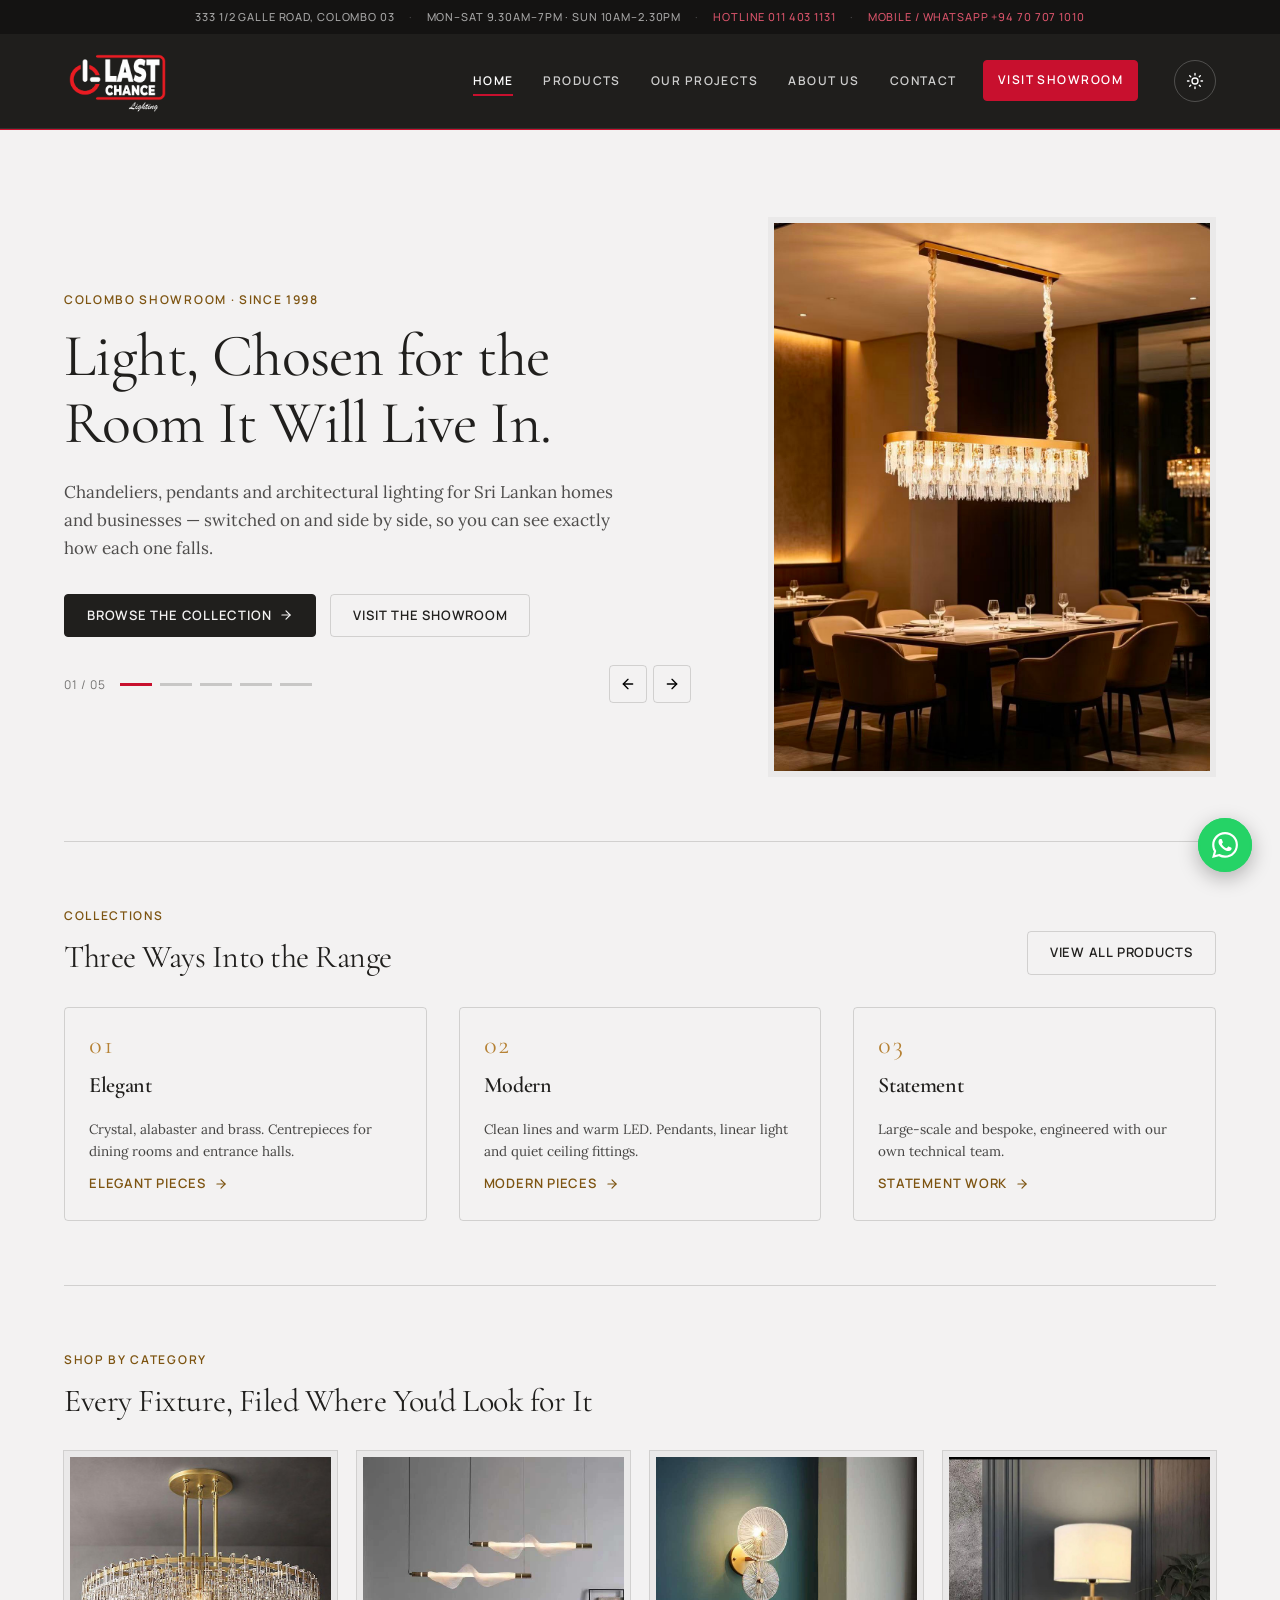
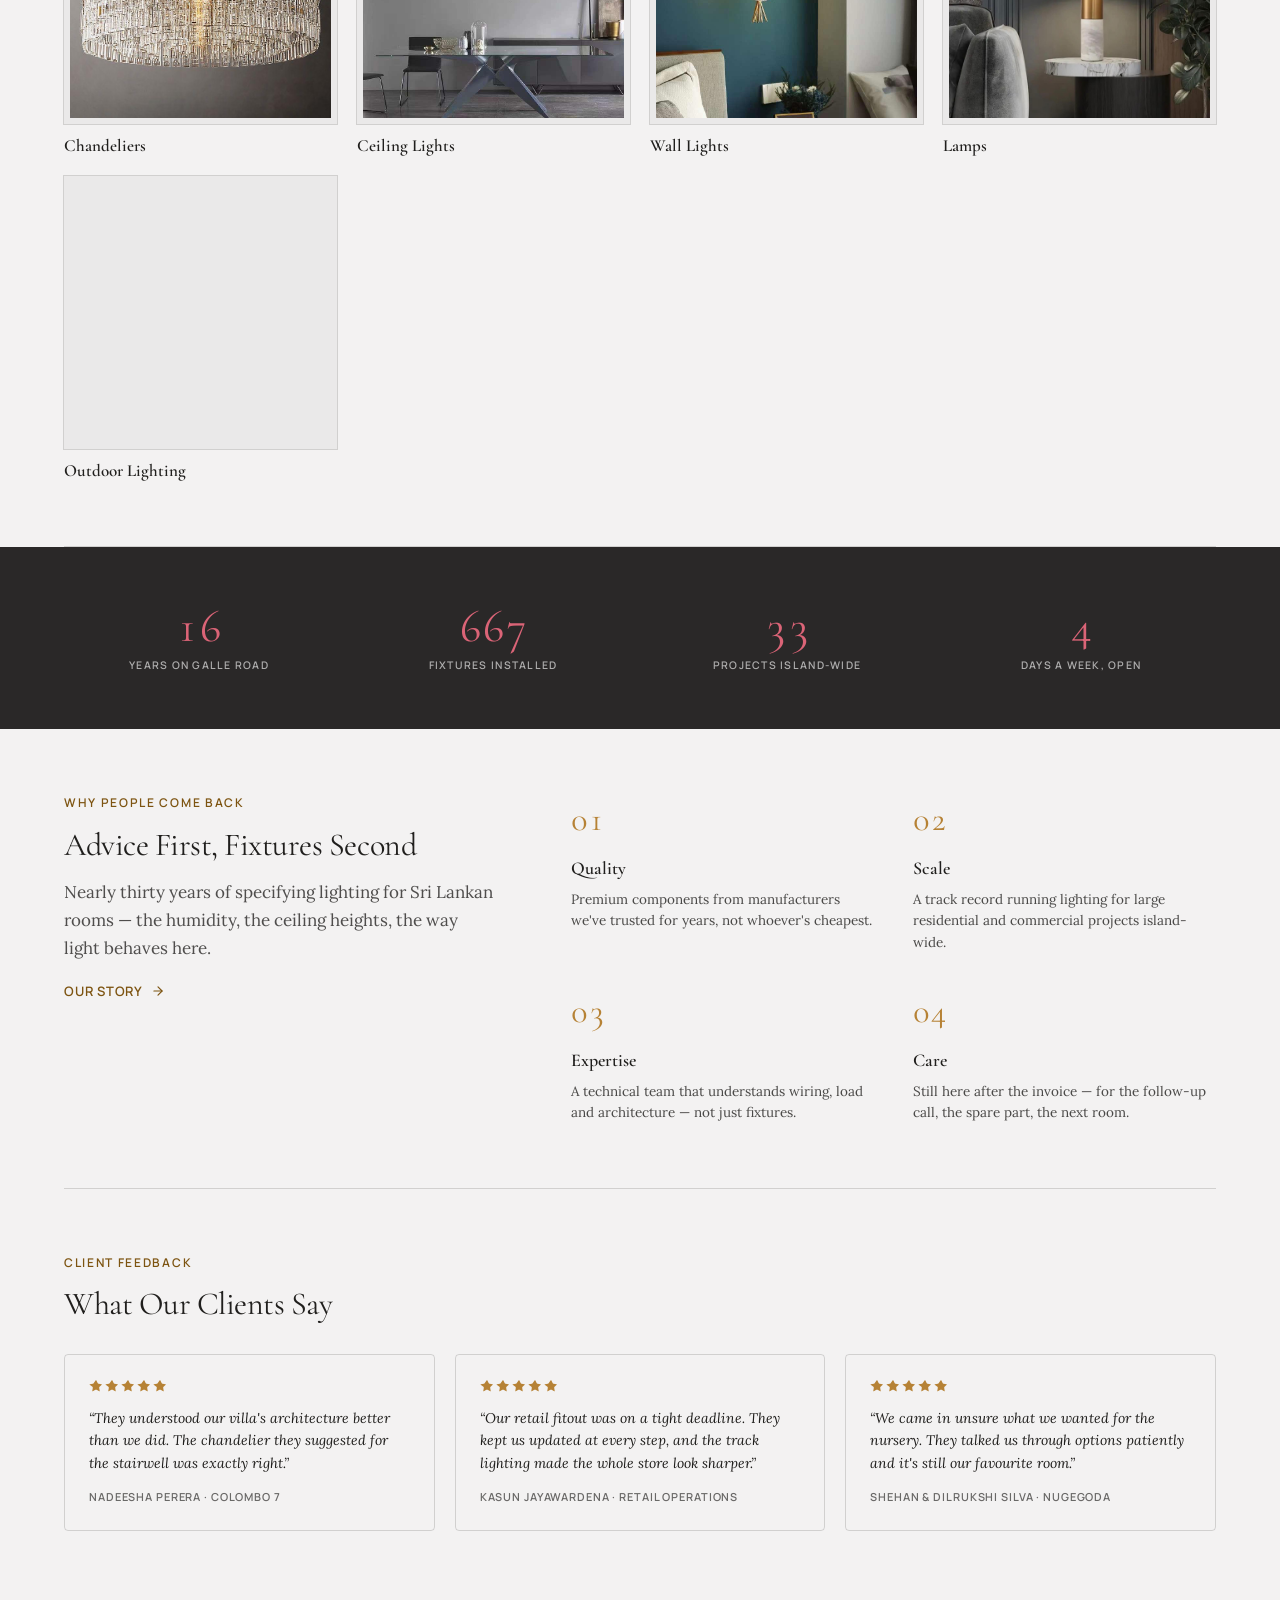
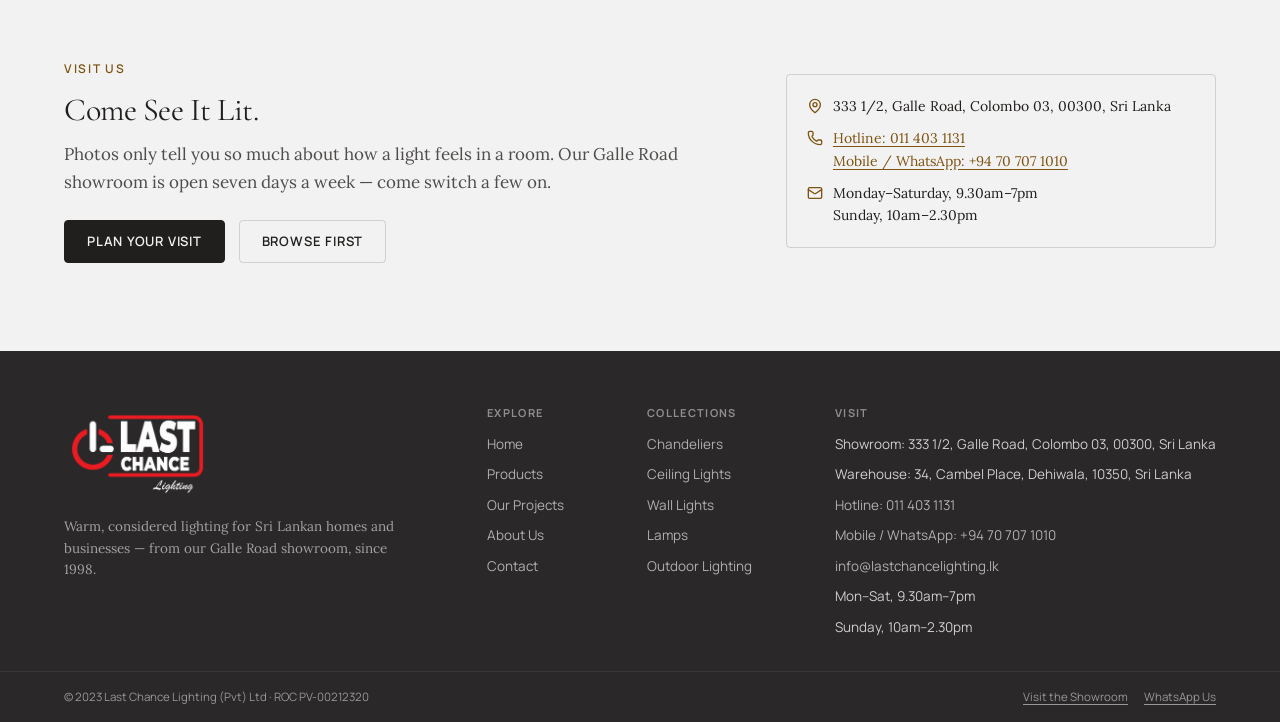
<file: index.html>
<!DOCTYPE html>
<html lang="en">
<head>
<meta charset="utf-8"/>
<meta name="viewport" content="width=device-width, initial-scale=1"/>
<meta name="description" content="Last Chance Lighting (Pvt) Ltd — chandeliers, pendants and architectural lighting for Sri Lankan homes and businesses since 1998. Galle Road showroom, Colombo 03, switched on and side by side."/>
<meta name="keywords" content="Last Chance Lighting, Last Chance Lighting Pvt Ltd, last chance lighting sri lanka, last chance lighting colombo, customised lighting sri lanka, lighting showroom galle road, chandeliers colombo"/>
<meta name="robots" content="index, follow"/>
<meta name="author" content="Last Chance Lighting (Pvt) Ltd"/>
<link rel="canonical" href="https://lastchancelighting.lk/"/>
<meta property="og:title" content="Last Chance Lighting (Pvt) Ltd | Colombo Showroom Since 1998"/>
<meta property="og:description" content="Chandeliers, pendants and architectural lighting for Sri Lankan homes and businesses — switched on and side by side at our Galle Road showroom."/>
<meta property="og:type" content="website"/>
<meta property="og:url" content="https://lastchancelighting.lk/"/>
<meta property="og:site_name" content="Last Chance Lighting (Pvt) Ltd"/>
<meta property="og:locale" content="en_LK"/>
<meta name="twitter:card" content="summary"/>
<meta name="twitter:title" content="Last Chance Lighting (Pvt) Ltd | Colombo Showroom Since 1998"/>
<meta name="twitter:description" content="Chandeliers, pendants and architectural lighting for Sri Lankan homes and businesses — switched on and side by side at our Galle Road showroom."/>
<title>Last Chance Lighting (Pvt) Ltd | Colombo Showroom Since 1998</title>
<link rel="icon" type="image/png" href="favicon.png"/>
<script>(function(){var d=document.documentElement;d.className+=" js";var t=null;try{t=localStorage.getItem("lcl-theme");}catch(e){}if(t!=="dark"&&t!=="light"){t=(window.matchMedia&&window.matchMedia("(prefers-color-scheme: dark)").matches)?"dark":"light";}d.setAttribute("data-theme",t);/* preloader only on a cold open or a refresh, never on internal navigation */var s=true;try{var n=performance.getEntriesByType&&performance.getEntriesByType("navigation")[0];var r=n?n.type==="reload":(performance.navigation&&performance.navigation.type===1);s=!!r||!sessionStorage.getItem("lcl-seen");sessionStorage.setItem("lcl-seen","1");}catch(e){s=true;}if(s)d.className+=" preload";})();</script>
<link rel="preconnect" href="https://fonts.googleapis.com"/>
<link rel="preconnect" href="https://fonts.gstatic.com" crossorigin/>
<link href="https://fonts.googleapis.com/css2?family=Cormorant+Garamond:ital,wght@0,400;0,500;0,600;1,400;1,600&amp;family=Lora:ital,wght@0,400;0,500;0,600;1,400;1,500&amp;family=Manrope:wght@400;500;600;700;800&amp;display=swap" rel="stylesheet"/>
<link href="assets/classical.css" rel="stylesheet"/>
<script src="assets/seo.js" defer></script>
<script src="assets/site.js" defer></script>
</head>
<body>
<div class="preloader" id="preloader" aria-hidden="true">
  <div class="preloader__mark">
    <img class="preloader__logo" src="favicon.png" alt="" width="512" height="512"/>
    <div class="preloader__bar"></div>
  </div>
</div>
<a class="sr-only" href="#main">Skip to content</a>

<div class="topbar">
  <div class="wrap topbar__inner">
    <span>333 1/2 Galle Road, Colombo 03</span>
    <span class="topbar__sep">·</span>
    <span>Mon–Sat 9.30am–7pm · Sun 10am–2.30pm</span>
    <span class="topbar__sep">·</span>
    <a href="tel:+94114031131">Hotline 011 403 1131</a>
    <span class="topbar__sep">·</span>
    <a href="tel:+94707071010">Mobile / WhatsApp +94 70 707 1010</a>
  </div>
</div>

<header class="site-nav">
  <div class="wrap site-nav__inner">
    <a class="brand" href="/" aria-label="Last Chance Lighting (Pvt) Ltd — home">
      <img class="brand__img" src="logo.png" alt="Last Chance Lighting (Pvt) Ltd" width="600" height="358"/>
    </a>
    <button class="nav-toggle" type="button" aria-label="Toggle menu" aria-expanded="false" aria-controls="site-menu">
      <svg viewBox="0 0 24 24" fill="none" stroke="currentColor" stroke-width="2" stroke-linecap="round"><path d="M3 6h18"/><path d="M3 12h18"/><path d="M3 18h18"/></svg>
    </button>
    <nav class="nav-links" id="site-menu">
      <a href="/" aria-current="page">Home</a>
      <a href="products.html">Products</a>
      <a href="projects.html">Our Projects</a>
      <a href="about.html">About Us</a>
      <a href="contact.html">Contact</a>
      <a class="btn nav-links__cta" href="contact.html#showroom">Visit Showroom</a>
    </nav>
    <button class="theme-toggle" type="button" aria-pressed="false" aria-label="Switch to evening mode" title="Evening mode">
      <svg class="theme-toggle__sun" viewBox="0 0 24 24" fill="none" stroke="currentColor" stroke-width="1.8" stroke-linecap="round" aria-hidden="true"><circle cx="12" cy="12" r="4"/><path d="M12 2v2M12 20v2M4.9 4.9l1.4 1.4M17.7 17.7l1.4 1.4M2 12h2M20 12h2M4.9 19.1l1.4-1.4M17.7 6.3l1.4-1.4"/></svg>
      <svg class="theme-toggle__moon" viewBox="0 0 24 24" fill="none" stroke="currentColor" stroke-width="1.8" stroke-linecap="round" stroke-linejoin="round" aria-hidden="true"><path d="M21 12.8A9 9 0 1 1 11.2 3a7 7 0 0 0 9.8 9.8Z"/></svg>
    </button>
  </div>
</header>

<main id="main">
<h1 class="sr-only">Last Chance Lighting (Pvt) Ltd — Colombo Lighting Showroom Since 1998</h1>

<!-- Hero -->
<section class="hero wrap" data-carousel>
  <div class="split">
    <div class="hero__intro">
      <span class="kicker">Colombo Showroom · Since 1998</span>
      <h1 style="margin:0 0 20px">Light, Chosen for the Room It Will Live In.</h1>
      <p class="lead" style="font-size:17px;max-width:52ch;margin:0 0 8px">Chandeliers, pendants and architectural lighting for Sri Lankan homes and businesses — switched on and side by side, so you can see exactly how each one falls.</p>
      <div class="cta-row">
        <a href="products.html" class="btn btn-primary">Browse the Collection
          <svg viewBox="0 0 24 24" fill="none" stroke="currentColor" stroke-width="2" stroke-linecap="round" stroke-linejoin="round"><path d="M5 12h14"/><path d="m12 5 7 7-7 7"/></svg>
        </a>
        <a href="contact.html#showroom" class="btn btn-secondary">Visit the Showroom</a>
      </div>
      <div class="hero__controls">
        <span class="hero__count"><span data-carousel-current>01</span> / 05</span>
        <div class="hero__dots">
          <button class="hero__dot is-active" type="button" aria-label="View 1"></button>
          <button class="hero__dot" type="button" aria-label="View 2"></button>
          <button class="hero__dot" type="button" aria-label="View 3"></button>
          <button class="hero__dot" type="button" aria-label="View 4"></button>
          <button class="hero__dot" type="button" aria-label="View 5"></button>
        </div>
        <div class="hero__arrows">
          <button class="hero__arrow" type="button" data-carousel-prev aria-label="Previous">
            <svg viewBox="0 0 24 24" fill="none" stroke="currentColor" stroke-width="2" stroke-linecap="round" stroke-linejoin="round"><path d="M19 12H5"/><path d="m12 19-7-7 7-7"/></svg>
          </button>
          <button class="hero__arrow" type="button" data-carousel-next aria-label="Next">
            <svg viewBox="0 0 24 24" fill="none" stroke="currentColor" stroke-width="2" stroke-linecap="round" stroke-linejoin="round"><path d="M5 12h14"/><path d="m12 5 7 7-7 7"/></svg>
          </button>
        </div>
      </div>
    </div>
    <div class="hero__carousel">
      <div class="hero__slides">
        <figure class="plate ar-4-5 is-active"><img src="images/chandeliar/chandelier-27.jpg" alt="Crystal and brass linear chandelier over a restaurant table" fetchpriority="high" decoding="async"></figure>
        <figure class="plate ar-4-5"><img src="images/chandeliar/chandelier-22.jpg" alt="Two-tier crystal ring chandelier lit against a dark ground" loading="lazy" decoding="async"></figure>
        <figure class="plate ar-4-5"><img src="images/lamps/lamp-01.jpg" alt="Marble and brass table lamp beside a armchair" loading="lazy" decoding="async"></figure>
        <figure class="plate ar-4-5"><img src="images/wall_lights/wall-03.jpg" alt="Pair of fluted wall lights on a deep teal bedroom wall" loading="lazy" decoding="async"></figure>
        <figure class="plate ar-4-5"><img src="images/outdoor/outdoor-05.jpg" alt="Garden bollards and step lighting at dusk" loading="lazy" decoding="async"></figure>
      </div>
    </div>
  </div>
</section>

<hr class="rule rule--inset"/>

<!-- Collections -->
<section class="section wrap">
  <div class="section-head">
    <div>
      <span class="kicker">Collections</span>
      <h2>Three Ways Into the Range</h2>
    </div>
    <a href="products.html" class="btn btn-secondary">View all products</a>
  </div>
  <div class="grid cols-3 gap-lg">
    <article class="card">
      <span class="numeral numeral--sm">01</span>
      <h3 class="card__title" style="font-size:22px;margin-top:4px">Elegant</h3>
      <p class="card__body">Crystal, alabaster and brass. Centrepieces for dining rooms and entrance halls.</p>
      <a href="products.html?category=Chandeliers" class="btn btn-ghost">Elegant pieces
        <svg viewBox="0 0 24 24" fill="none" stroke="currentColor" stroke-width="2" stroke-linecap="round" stroke-linejoin="round"><path d="M5 12h14"/><path d="m12 5 7 7-7 7"/></svg>
      </a>
    </article>
    <article class="card">
      <span class="numeral numeral--sm">02</span>
      <h3 class="card__title" style="font-size:22px;margin-top:4px">Modern</h3>
      <p class="card__body">Clean lines and warm LED. Pendants, linear light and quiet ceiling fittings.</p>
      <a href="products.html?category=Ceiling%20Lights" class="btn btn-ghost">Modern pieces
        <svg viewBox="0 0 24 24" fill="none" stroke="currentColor" stroke-width="2" stroke-linecap="round" stroke-linejoin="round"><path d="M5 12h14"/><path d="m12 5 7 7-7 7"/></svg>
      </a>
    </article>
    <article class="card">
      <span class="numeral numeral--sm">03</span>
      <h3 class="card__title" style="font-size:22px;margin-top:4px">Statement</h3>
      <p class="card__body">Large-scale and bespoke, engineered with our own technical team.</p>
      <a href="projects.html" class="btn btn-ghost">Statement work
        <svg viewBox="0 0 24 24" fill="none" stroke="currentColor" stroke-width="2" stroke-linecap="round" stroke-linejoin="round"><path d="M5 12h14"/><path d="m12 5 7 7-7 7"/></svg>
      </a>
    </article>
  </div>
</section>

<hr class="rule rule--inset"/>

<!-- Shop by category -->
<section class="section wrap">
  <span class="kicker">Shop by category</span>
  <h2 style="margin-bottom:32px">Every Fixture, Filed Where You'd Look for It</h2>
  <div class="grid cols-4">
    <a href="products.html?category=Chandeliers" class="card--link" style="display:block">
      <figure class="plate ar-1-1" style="margin-bottom:12px"><img src="images/chandeliar/chandelier-14.jpg" alt="Chandeliers" loading="lazy" decoding="async"></figure>
      <div class="card__title" style="font-size:17px">Chandeliers</div>
    </a>
    <a href="products.html?category=Ceiling%20Lights" class="card--link" style="display:block">
      <figure class="plate ar-1-1" style="margin-bottom:12px"><img src="images/ceiling_lights/ceiling-09.jpg" alt="Ceiling Lights" loading="lazy" decoding="async"></figure>
      <div class="card__title" style="font-size:17px">Ceiling Lights</div>
    </a>
    <a href="products.html?category=Wall%20Lights" class="card--link" style="display:block">
      <figure class="plate ar-1-1" style="margin-bottom:12px"><img src="images/wall_lights/wall-03.jpg" alt="Wall Lights" loading="lazy" decoding="async"></figure>
      <div class="card__title" style="font-size:17px">Wall Lights</div>
    </a>
    <a href="products.html?category=Lamps" class="card--link" style="display:block">
      <figure class="plate ar-1-1" style="margin-bottom:12px"><img src="images/lamps/lamp-01.jpg" alt="Lamps" loading="lazy" decoding="async"></figure>
      <div class="card__title" style="font-size:17px">Lamps</div>
    </a>
    <a href="products.html?category=Outdoor%20Lighting" class="card--link" style="display:block">
      <figure class="plate ar-1-1" style="margin-bottom:12px"><img src="images/outdoor/outdoor-05.jpg" alt="Outdoor Lighting" loading="lazy" decoding="async"></figure>
      <div class="card__title" style="font-size:17px">Outdoor Lighting</div>
    </a>
  </div>
</section>

<hr class="rule rule--inset"/>


<!-- Stat band -->
<section class="stat-band" data-stats>
  <div class="wrap stat-band__inner">
    <div class="stat"><div class="stat__value" data-count="28">28</div><div class="stat__label">Years on Galle Road</div></div>
    <div class="stat"><div class="stat__value" data-count="1200" data-suffix="+">1,200+</div><div class="stat__label">Fixtures installed</div></div>
    <div class="stat"><div class="stat__value" data-count="60" data-suffix="+">60+</div><div class="stat__label">Projects island-wide</div></div>
    <div class="stat"><div class="stat__value" data-count="7">7</div><div class="stat__label">Days a week, open</div></div>
  </div>
</section>

<!-- Advice first -->
<section class="section wrap">
  <div class="advice">
    <div>
      <span class="kicker">Why people come back</span>
      <h2 style="margin-bottom:16px">Advice First, Fixtures Second</h2>
      <p class="lead">Nearly thirty years of specifying lighting for Sri Lankan rooms — the humidity, the ceiling heights, the way light behaves here.</p>
      <a href="about.html" class="btn btn-ghost">Our story
        <svg viewBox="0 0 24 24" fill="none" stroke="currentColor" stroke-width="2" stroke-linecap="round" stroke-linejoin="round"><path d="M5 12h14"/><path d="m12 5 7 7-7 7"/></svg>
      </a>
    </div>
    <div class="advice__points">
      <div class="point"><div class="point__num">01</div><div class="point__title">Quality</div><p>Premium components from manufacturers we've trusted for years, not whoever's cheapest.</p></div>
      <div class="point"><div class="point__num">02</div><div class="point__title">Scale</div><p>A track record running lighting for large residential and commercial projects island-wide.</p></div>
      <div class="point"><div class="point__num">03</div><div class="point__title">Expertise</div><p>A technical team that understands wiring, load and architecture — not just fixtures.</p></div>
      <div class="point"><div class="point__num">04</div><div class="point__title">Care</div><p>Still here after the invoice — for the follow-up call, the spare part, the next room.</p></div>
    </div>
  </div>
</section>

<hr class="rule rule--inset"/>

<!-- Testimonials -->
<section class="section wrap">
  <span class="kicker">Client feedback</span>
  <h2 style="margin-bottom:32px">What Our Clients Say</h2>
  <div class="grid cols-3">
    <article class="card quote">
      <div class="quote__stars">
        <svg viewBox="0 0 24 24" fill="currentColor"><path d="M11.525 2.295a.53.53 0 0 1 .95 0l2.31 4.679a2.123 2.123 0 0 0 1.595 1.16l5.166.756a.53.53 0 0 1 .294.904l-3.736 3.638a2.123 2.123 0 0 0-.611 1.878l.882 5.14a.53.53 0 0 1-.771.56l-4.618-2.428a2.122 2.122 0 0 0-1.973 0L6.396 21.01a.53.53 0 0 1-.77-.56l.881-5.139a2.122 2.122 0 0 0-.611-1.879L1.16 9.795a.53.53 0 0 1 .294-.906l5.165-.755a2.122 2.122 0 0 0 1.597-1.16z"/></svg>
        <svg viewBox="0 0 24 24" fill="currentColor"><path d="M11.525 2.295a.53.53 0 0 1 .95 0l2.31 4.679a2.123 2.123 0 0 0 1.595 1.16l5.166.756a.53.53 0 0 1 .294.904l-3.736 3.638a2.123 2.123 0 0 0-.611 1.878l.882 5.14a.53.53 0 0 1-.771.56l-4.618-2.428a2.122 2.122 0 0 0-1.973 0L6.396 21.01a.53.53 0 0 1-.77-.56l.881-5.139a2.122 2.122 0 0 0-.611-1.879L1.16 9.795a.53.53 0 0 1 .294-.906l5.165-.755a2.122 2.122 0 0 0 1.597-1.16z"/></svg>
        <svg viewBox="0 0 24 24" fill="currentColor"><path d="M11.525 2.295a.53.53 0 0 1 .95 0l2.31 4.679a2.123 2.123 0 0 0 1.595 1.16l5.166.756a.53.53 0 0 1 .294.904l-3.736 3.638a2.123 2.123 0 0 0-.611 1.878l.882 5.14a.53.53 0 0 1-.771.56l-4.618-2.428a2.122 2.122 0 0 0-1.973 0L6.396 21.01a.53.53 0 0 1-.77-.56l.881-5.139a2.122 2.122 0 0 0-.611-1.879L1.16 9.795a.53.53 0 0 1 .294-.906l5.165-.755a2.122 2.122 0 0 0 1.597-1.16z"/></svg>
        <svg viewBox="0 0 24 24" fill="currentColor"><path d="M11.525 2.295a.53.53 0 0 1 .95 0l2.31 4.679a2.123 2.123 0 0 0 1.595 1.16l5.166.756a.53.53 0 0 1 .294.904l-3.736 3.638a2.123 2.123 0 0 0-.611 1.878l.882 5.14a.53.53 0 0 1-.771.56l-4.618-2.428a2.122 2.122 0 0 0-1.973 0L6.396 21.01a.53.53 0 0 1-.77-.56l.881-5.139a2.122 2.122 0 0 0-.611-1.879L1.16 9.795a.53.53 0 0 1 .294-.906l5.165-.755a2.122 2.122 0 0 0 1.597-1.16z"/></svg>
        <svg viewBox="0 0 24 24" fill="currentColor"><path d="M11.525 2.295a.53.53 0 0 1 .95 0l2.31 4.679a2.123 2.123 0 0 0 1.595 1.16l5.166.756a.53.53 0 0 1 .294.904l-3.736 3.638a2.123 2.123 0 0 0-.611 1.878l.882 5.14a.53.53 0 0 1-.771.56l-4.618-2.428a2.122 2.122 0 0 0-1.973 0L6.396 21.01a.53.53 0 0 1-.77-.56l.881-5.139a2.122 2.122 0 0 0-.611-1.879L1.16 9.795a.53.53 0 0 1 .294-.906l5.165-.755a2.122 2.122 0 0 0 1.597-1.16z"/></svg>
      </div>
      <p>“They understood our villa's architecture better than we did. The chandelier they suggested for the stairwell was exactly right.”</p>
      <div class="quote__by">Nadeesha Perera · Colombo 7</div>
    </article>
    <article class="card quote">
      <div class="quote__stars">
        <svg viewBox="0 0 24 24" fill="currentColor"><path d="M11.525 2.295a.53.53 0 0 1 .95 0l2.31 4.679a2.123 2.123 0 0 0 1.595 1.16l5.166.756a.53.53 0 0 1 .294.904l-3.736 3.638a2.123 2.123 0 0 0-.611 1.878l.882 5.14a.53.53 0 0 1-.771.56l-4.618-2.428a2.122 2.122 0 0 0-1.973 0L6.396 21.01a.53.53 0 0 1-.77-.56l.881-5.139a2.122 2.122 0 0 0-.611-1.879L1.16 9.795a.53.53 0 0 1 .294-.906l5.165-.755a2.122 2.122 0 0 0 1.597-1.16z"/></svg>
        <svg viewBox="0 0 24 24" fill="currentColor"><path d="M11.525 2.295a.53.53 0 0 1 .95 0l2.31 4.679a2.123 2.123 0 0 0 1.595 1.16l5.166.756a.53.53 0 0 1 .294.904l-3.736 3.638a2.123 2.123 0 0 0-.611 1.878l.882 5.14a.53.53 0 0 1-.771.56l-4.618-2.428a2.122 2.122 0 0 0-1.973 0L6.396 21.01a.53.53 0 0 1-.77-.56l.881-5.139a2.122 2.122 0 0 0-.611-1.879L1.16 9.795a.53.53 0 0 1 .294-.906l5.165-.755a2.122 2.122 0 0 0 1.597-1.16z"/></svg>
        <svg viewBox="0 0 24 24" fill="currentColor"><path d="M11.525 2.295a.53.53 0 0 1 .95 0l2.31 4.679a2.123 2.123 0 0 0 1.595 1.16l5.166.756a.53.53 0 0 1 .294.904l-3.736 3.638a2.123 2.123 0 0 0-.611 1.878l.882 5.14a.53.53 0 0 1-.771.56l-4.618-2.428a2.122 2.122 0 0 0-1.973 0L6.396 21.01a.53.53 0 0 1-.77-.56l.881-5.139a2.122 2.122 0 0 0-.611-1.879L1.16 9.795a.53.53 0 0 1 .294-.906l5.165-.755a2.122 2.122 0 0 0 1.597-1.16z"/></svg>
        <svg viewBox="0 0 24 24" fill="currentColor"><path d="M11.525 2.295a.53.53 0 0 1 .95 0l2.31 4.679a2.123 2.123 0 0 0 1.595 1.16l5.166.756a.53.53 0 0 1 .294.904l-3.736 3.638a2.123 2.123 0 0 0-.611 1.878l.882 5.14a.53.53 0 0 1-.771.56l-4.618-2.428a2.122 2.122 0 0 0-1.973 0L6.396 21.01a.53.53 0 0 1-.77-.56l.881-5.139a2.122 2.122 0 0 0-.611-1.879L1.16 9.795a.53.53 0 0 1 .294-.906l5.165-.755a2.122 2.122 0 0 0 1.597-1.16z"/></svg>
        <svg viewBox="0 0 24 24" fill="currentColor"><path d="M11.525 2.295a.53.53 0 0 1 .95 0l2.31 4.679a2.123 2.123 0 0 0 1.595 1.16l5.166.756a.53.53 0 0 1 .294.904l-3.736 3.638a2.123 2.123 0 0 0-.611 1.878l.882 5.14a.53.53 0 0 1-.771.56l-4.618-2.428a2.122 2.122 0 0 0-1.973 0L6.396 21.01a.53.53 0 0 1-.77-.56l.881-5.139a2.122 2.122 0 0 0-.611-1.879L1.16 9.795a.53.53 0 0 1 .294-.906l5.165-.755a2.122 2.122 0 0 0 1.597-1.16z"/></svg>
      </div>
      <p>“Our retail fitout was on a tight deadline. They kept us updated at every step, and the track lighting made the whole store look sharper.”</p>
      <div class="quote__by">Kasun Jayawardena · Retail Operations</div>
    </article>
    <article class="card quote">
      <div class="quote__stars">
        <svg viewBox="0 0 24 24" fill="currentColor"><path d="M11.525 2.295a.53.53 0 0 1 .95 0l2.31 4.679a2.123 2.123 0 0 0 1.595 1.16l5.166.756a.53.53 0 0 1 .294.904l-3.736 3.638a2.123 2.123 0 0 0-.611 1.878l.882 5.14a.53.53 0 0 1-.771.56l-4.618-2.428a2.122 2.122 0 0 0-1.973 0L6.396 21.01a.53.53 0 0 1-.77-.56l.881-5.139a2.122 2.122 0 0 0-.611-1.879L1.16 9.795a.53.53 0 0 1 .294-.906l5.165-.755a2.122 2.122 0 0 0 1.597-1.16z"/></svg>
        <svg viewBox="0 0 24 24" fill="currentColor"><path d="M11.525 2.295a.53.53 0 0 1 .95 0l2.31 4.679a2.123 2.123 0 0 0 1.595 1.16l5.166.756a.53.53 0 0 1 .294.904l-3.736 3.638a2.123 2.123 0 0 0-.611 1.878l.882 5.14a.53.53 0 0 1-.771.56l-4.618-2.428a2.122 2.122 0 0 0-1.973 0L6.396 21.01a.53.53 0 0 1-.77-.56l.881-5.139a2.122 2.122 0 0 0-.611-1.879L1.16 9.795a.53.53 0 0 1 .294-.906l5.165-.755a2.122 2.122 0 0 0 1.597-1.16z"/></svg>
        <svg viewBox="0 0 24 24" fill="currentColor"><path d="M11.525 2.295a.53.53 0 0 1 .95 0l2.31 4.679a2.123 2.123 0 0 0 1.595 1.16l5.166.756a.53.53 0 0 1 .294.904l-3.736 3.638a2.123 2.123 0 0 0-.611 1.878l.882 5.14a.53.53 0 0 1-.771.56l-4.618-2.428a2.122 2.122 0 0 0-1.973 0L6.396 21.01a.53.53 0 0 1-.77-.56l.881-5.139a2.122 2.122 0 0 0-.611-1.879L1.16 9.795a.53.53 0 0 1 .294-.906l5.165-.755a2.122 2.122 0 0 0 1.597-1.16z"/></svg>
        <svg viewBox="0 0 24 24" fill="currentColor"><path d="M11.525 2.295a.53.53 0 0 1 .95 0l2.31 4.679a2.123 2.123 0 0 0 1.595 1.16l5.166.756a.53.53 0 0 1 .294.904l-3.736 3.638a2.123 2.123 0 0 0-.611 1.878l.882 5.14a.53.53 0 0 1-.771.56l-4.618-2.428a2.122 2.122 0 0 0-1.973 0L6.396 21.01a.53.53 0 0 1-.77-.56l.881-5.139a2.122 2.122 0 0 0-.611-1.879L1.16 9.795a.53.53 0 0 1 .294-.906l5.165-.755a2.122 2.122 0 0 0 1.597-1.16z"/></svg>
        <svg viewBox="0 0 24 24" fill="currentColor"><path d="M11.525 2.295a.53.53 0 0 1 .95 0l2.31 4.679a2.123 2.123 0 0 0 1.595 1.16l5.166.756a.53.53 0 0 1 .294.904l-3.736 3.638a2.123 2.123 0 0 0-.611 1.878l.882 5.14a.53.53 0 0 1-.771.56l-4.618-2.428a2.122 2.122 0 0 0-1.973 0L6.396 21.01a.53.53 0 0 1-.77-.56l.881-5.139a2.122 2.122 0 0 0-.611-1.879L1.16 9.795a.53.53 0 0 1 .294-.906l5.165-.755a2.122 2.122 0 0 0 1.597-1.16z"/></svg>
      </div>
      <p>“We came in unsure what we wanted for the nursery. They talked us through options patiently and it's still our favourite room.”</p>
      <div class="quote__by">Shehan &amp; Dilrukshi Silva · Nugegoda</div>
    </article>
  </div>
</section>

<!-- Showroom -->
<section class="section section--handoff wrap split split--wide-media" id="showroom">
  <div>
    <span class="kicker">Visit us</span>
    <h2 style="margin-bottom:12px">Come See It Lit.</h2>
    <p class="lead" style="max-width:56ch;margin-bottom:24px">Photos only tell you so much about how a light feels in a room. Our Galle Road showroom is open seven days a week — come switch a few on.</p>
    <div class="cta-row" style="margin-top:0">
      <a href="contact.html#showroom" class="btn btn-primary">Plan your visit</a>
      <a href="products.html" class="btn btn-secondary">Browse first</a>
    </div>
  </div>
  <div class="info-card">
    <div>
      <svg viewBox="0 0 24 24" fill="none" stroke="currentColor" stroke-width="2" stroke-linecap="round" stroke-linejoin="round"><path d="M20 10c0 6-8 12-8 12s-8-6-8-12a8 8 0 0 1 16 0"/><circle cx="12" cy="10" r="3"/></svg>
      <span>333 1/2, Galle Road, Colombo 03, 00300, Sri Lanka</span>
    </div>
    <div>
      <svg viewBox="0 0 24 24" fill="none" stroke="currentColor" stroke-width="2" stroke-linecap="round" stroke-linejoin="round"><path d="M13.832 16.568a1 1 0 0 0 1.213-.303l.355-.465A2 2 0 0 1 17 15h3a2 2 0 0 1 2 2v3a2 2 0 0 1-2 2A18 18 0 0 1 2 4a2 2 0 0 1 2-2h3a2 2 0 0 1 2 2v3a2 2 0 0 1-.598 1.5l-.466.355a1 1 0 0 0-.302 1.214 14.9 14.9 0 0 0 6.196 6.196z"/></svg>
      <span><a href="tel:+94114031131">Hotline: 011 403 1131</a><br/><a href="tel:+94707071010">Mobile / WhatsApp: +94 70 707 1010</a></span>
    </div>
    <div>
      <svg viewBox="0 0 24 24" fill="none" stroke="currentColor" stroke-width="2" stroke-linecap="round" stroke-linejoin="round"><rect width="20" height="16" x="2" y="4" rx="2"/><path d="m22 7-8.97 5.7a1.94 1.94 0 0 1-2.06 0L2 7"/></svg>
      <span>Monday–Saturday, 9.30am–7pm<br/>Sunday, 10am–2.30pm</span>
    </div>
  </div>
</section>
</main>

<footer class="site-footer">
  <div class="wrap site-footer__inner">
    <div class="footer-brand">
      <a class="brand" href="/" aria-label="Last Chance Lighting (Pvt) Ltd — home">
        <img class="brand__img" src="logo.png" alt="Last Chance Lighting (Pvt) Ltd" width="600" height="358"/>
      </a>
      <p>Warm, considered lighting for Sri Lankan homes and businesses — from our Galle Road showroom, since 1998.</p>
    </div>
    <div class="footer-col">
      <h2>Explore</h2>
      <ul>
        <li><a href="/">Home</a></li>
        <li><a href="products.html">Products</a></li>
        <li><a href="projects.html">Our Projects</a></li>
        <li><a href="about.html">About Us</a></li>
        <li><a href="contact.html">Contact</a></li>
      </ul>
    </div>
    <div class="footer-col">
      <h2>Collections</h2>
      <ul>
        <li><a href="products.html?category=Chandeliers">Chandeliers</a></li>
        <li><a href="products.html?category=Ceiling%20Lights">Ceiling Lights</a></li>
        <li><a href="products.html?category=Wall%20Lights">Wall Lights</a></li>
        <li><a href="products.html?category=Lamps">Lamps</a></li>
        <li><a href="products.html?category=Outdoor%20Lighting">Outdoor Lighting</a></li>
      </ul>
    </div>
    <div class="footer-col">
      <h2>Visit</h2>
      <ul>
        <li>Showroom: 333 1/2, Galle Road, Colombo 03, 00300, Sri Lanka</li>
        <li>Warehouse: 34, Cambel Place, Dehiwala, 10350, Sri Lanka</li>
        <li><a href="tel:+94114031131">Hotline: 011 403 1131</a></li>
        <li><a href="tel:+94707071010">Mobile / WhatsApp: +94 70 707 1010</a></li>
        <li><a href="mailto:info@lastchancelighting.lk">info@lastchancelighting.lk</a></li>
        <li>Mon–Sat, 9.30am–7pm</li>
        <li>Sunday, 10am–2.30pm</li>
      </ul>
    </div>
  </div>
  <div class="wrap footer-bottom">
    <span>© 2023 Last Chance Lighting (Pvt) Ltd · ROC PV-00212320</span>
    <span class="footer-bottom__links"><a href="contact.html#showroom">Visit the Showroom</a><a href="https://wa.me/94707071010" target="_blank" rel="noopener">WhatsApp Us</a></span>
  </div>
</footer>
<a class="wa-fab" href="https://wa.me/94707071010?text=Hi%20Last%20Chance%20Lighting%2C%20I%27d%20like%20to%20ask%20about%20a%20light%20fitting."
   target="_blank" rel="noopener" aria-label="Chat with Last Chance Lighting on WhatsApp">
  <svg viewBox="0 0 24 24" fill="currentColor" aria-hidden="true"><path d="M17.472 14.382c-.297-.149-1.758-.867-2.03-.967-.273-.099-.471-.148-.67.15-.197.297-.767.966-.94 1.164-.173.199-.347.223-.644.075-.297-.15-1.255-.463-2.39-1.475-.883-.788-1.48-1.761-1.653-2.059-.173-.297-.018-.458.13-.606.134-.133.298-.347.446-.52.149-.174.198-.298.298-.497.099-.198.05-.371-.025-.52-.075-.149-.669-1.612-.916-2.207-.242-.579-.487-.5-.669-.51a12.8 12.8 0 0 0-.57-.01c-.198 0-.52.074-.792.372-.272.297-1.04 1.016-1.04 2.479 0 1.462 1.065 2.875 1.213 3.074.149.198 2.096 3.2 5.077 4.487.709.306 1.262.489 1.694.625.712.227 1.36.195 1.872.118.571-.085 1.758-.719 2.006-1.413.248-.694.248-1.289.173-1.413-.074-.124-.272-.198-.57-.347m-5.421 7.403h-.004a9.87 9.87 0 0 1-5.031-1.378l-.361-.214-3.741.982.998-3.648-.235-.374a9.86 9.86 0 0 1-1.51-5.26c.001-5.45 4.436-9.884 9.888-9.884 2.64 0 5.122 1.03 6.988 2.898a9.825 9.825 0 0 1 2.893 6.994c-.003 5.45-4.437 9.884-9.885 9.884m8.413-18.297A11.815 11.815 0 0 0 12.05 0C5.495 0 .16 5.335.157 11.892c0 2.096.547 4.142 1.588 5.945L.057 24l6.305-1.654a11.882 11.882 0 0 0 5.683 1.448h.005c6.554 0 11.89-5.335 11.893-11.893a11.821 11.821 0 0 0-3.48-8.413Z"/></svg>
  <span class="wa-fab__label">WhatsApp</span>
</a>
</body>
</html>
</file>
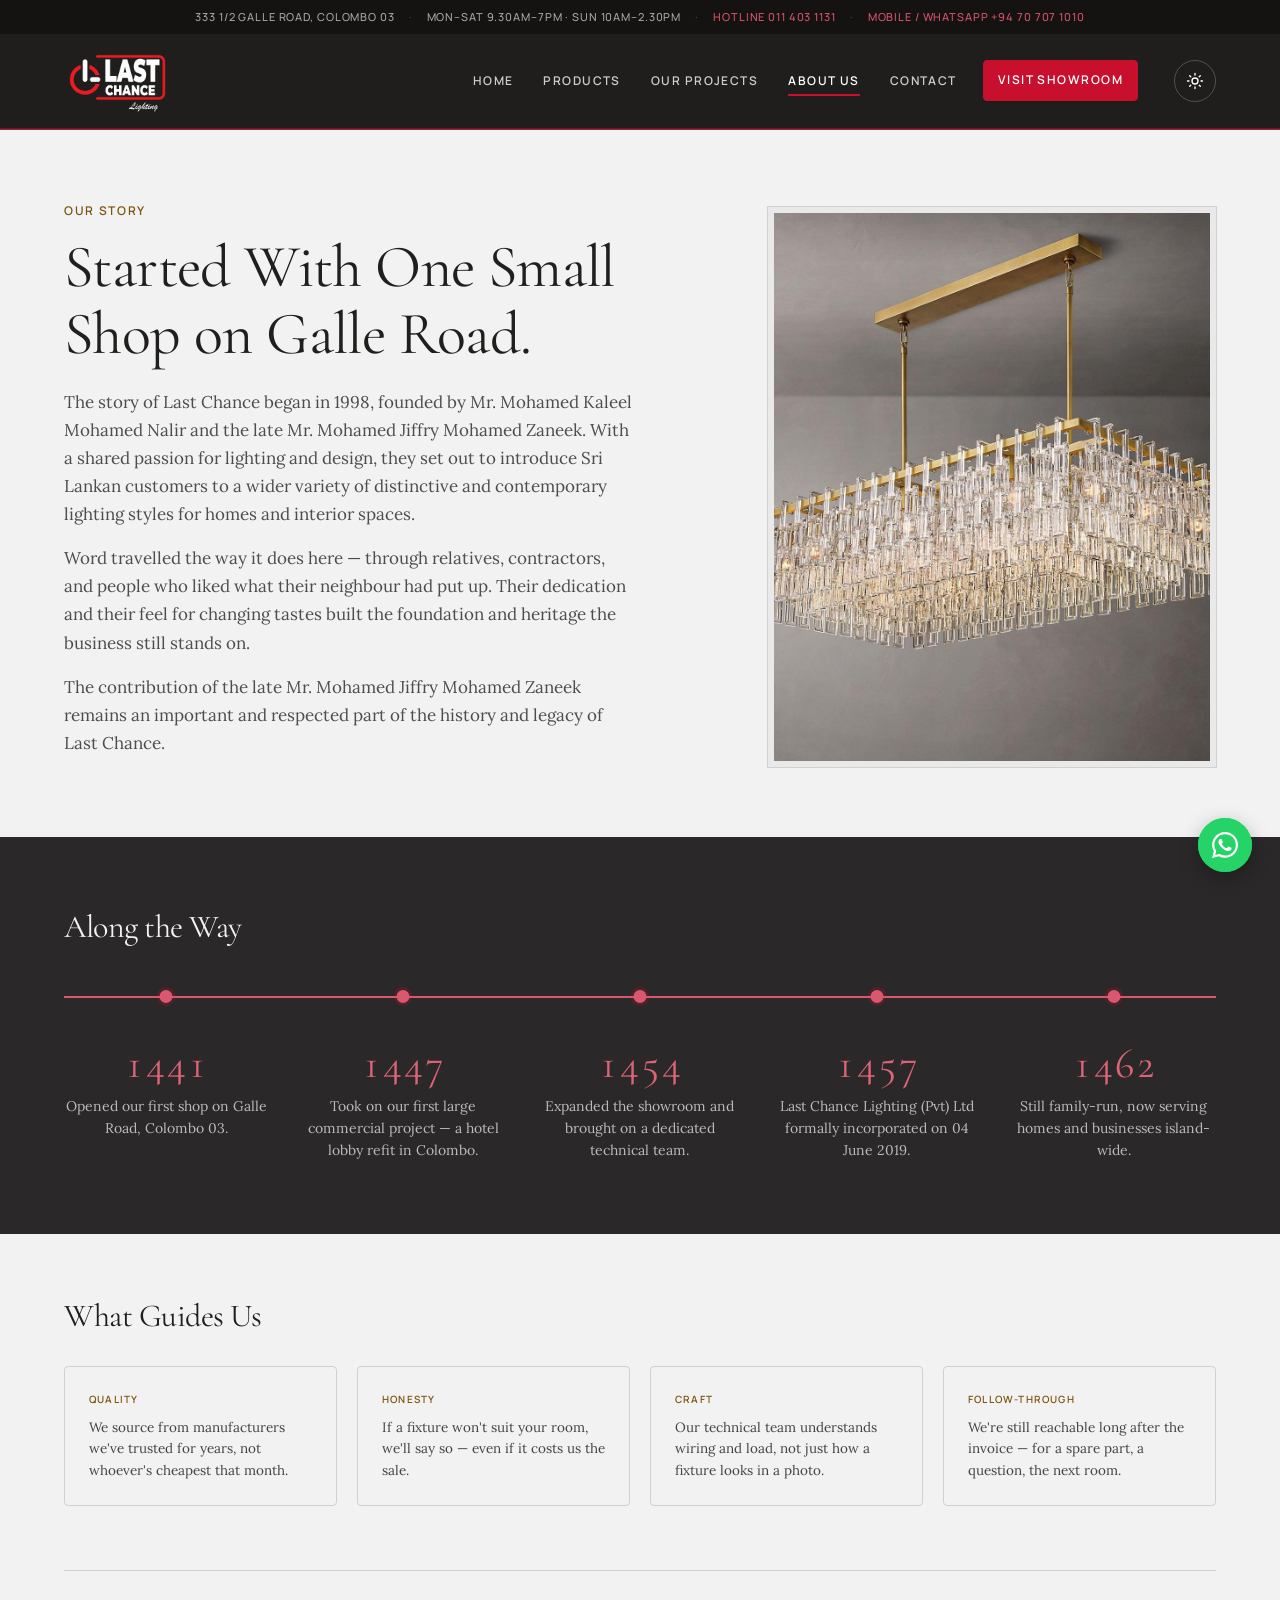
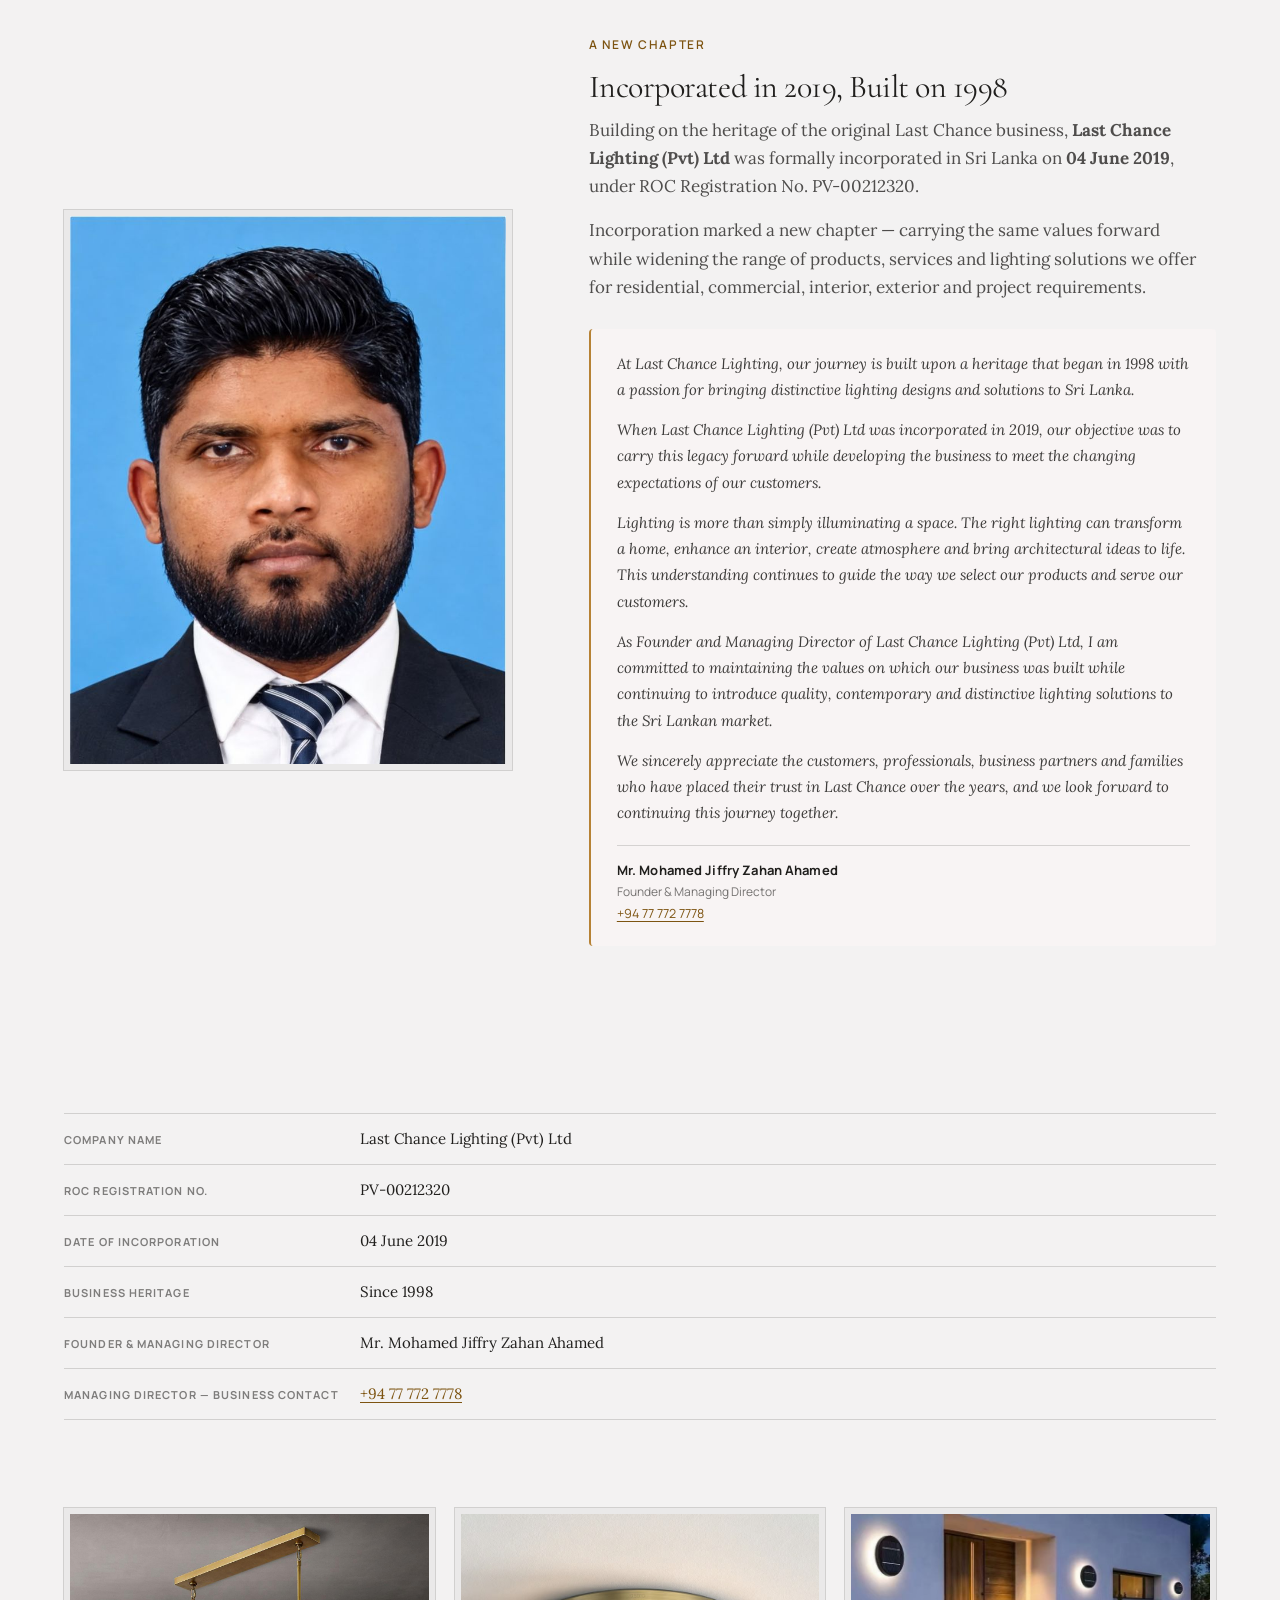
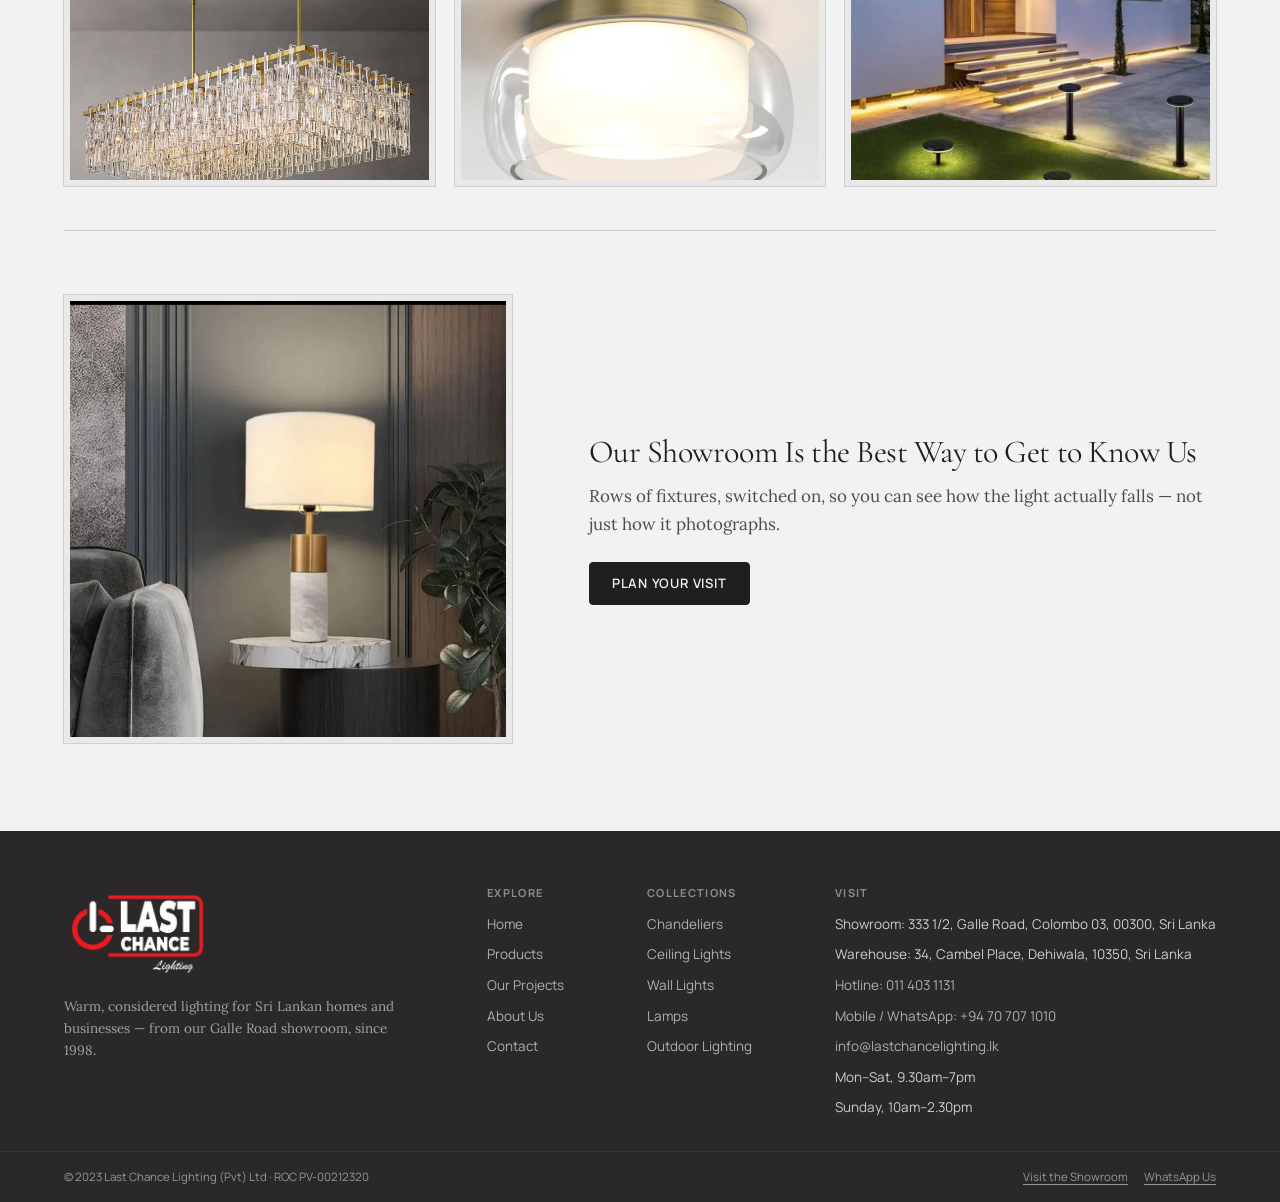
<file: about.html>
<!DOCTYPE html>
<html lang="en">
<head>
<meta charset="utf-8"/>
<meta name="viewport" content="width=device-width, initial-scale=1"/>
<meta name="description" content="About Last Chance Lighting (Pvt) Ltd — a family-run lighting shop on Galle Road, Colombo 03 since 1998. Customised lighting for Sri Lankan homes and businesses, island-wide."/>
<meta name="keywords" content="Last Chance Lighting about, Last Chance Lighting Pvt Ltd, lighting company colombo since 1998, customised lighting company sri lanka, family-run lighting showroom"/>
<meta name="robots" content="index, follow"/>
<meta name="author" content="Last Chance Lighting (Pvt) Ltd"/>
<link rel="canonical" href="https://lastchancelighting.lk/about"/>
<meta property="og:title" content="About Last Chance Lighting (Pvt) Ltd | On Galle Road Since 1998"/>
<meta property="og:description" content="Started with one small shop on Galle Road in 1998. Nearly thirty years on, still family-run, still happiest when someone leaves knowing exactly what they need."/>
<meta property="og:type" content="website"/>
<meta property="og:url" content="https://lastchancelighting.lk/about"/>
<meta property="og:site_name" content="Last Chance Lighting (Pvt) Ltd"/>
<meta property="og:locale" content="en_LK"/>
<meta name="twitter:card" content="summary"/>
<meta name="twitter:title" content="About Last Chance Lighting (Pvt) Ltd | On Galle Road Since 1998"/>
<meta name="twitter:description" content="Started with one small shop on Galle Road in 1998. Nearly thirty years on, still family-run."/>
<title>About Last Chance Lighting (Pvt) Ltd | On Galle Road Since 1998</title>
<link rel="icon" type="image/png" href="favicon.png"/>
<script>(function(){var d=document.documentElement;d.className+=" js";var t=null;try{t=localStorage.getItem("lcl-theme");}catch(e){}if(t!=="dark"&&t!=="light"){t=(window.matchMedia&&window.matchMedia("(prefers-color-scheme: dark)").matches)?"dark":"light";}d.setAttribute("data-theme",t);/* preloader only on a cold open or a refresh, never on internal navigation */var s=true;try{var n=performance.getEntriesByType&&performance.getEntriesByType("navigation")[0];var r=n?n.type==="reload":(performance.navigation&&performance.navigation.type===1);s=!!r||!sessionStorage.getItem("lcl-seen");sessionStorage.setItem("lcl-seen","1");}catch(e){s=true;}if(s)d.className+=" preload";})();</script>
<link rel="preconnect" href="https://fonts.googleapis.com"/>
<link rel="preconnect" href="https://fonts.gstatic.com" crossorigin/>
<link href="https://fonts.googleapis.com/css2?family=Cormorant+Garamond:ital,wght@0,400;0,500;0,600;1,400;1,600&amp;family=Lora:ital,wght@0,400;0,500;0,600;1,400;1,500&amp;family=Manrope:wght@400;500;600;700;800&amp;display=swap" rel="stylesheet"/>
<link href="assets/classical.css" rel="stylesheet"/>
<script src="assets/seo.js" defer></script>
<script src="assets/site.js" defer></script>
</head>
<body>
<div class="preloader" id="preloader" aria-hidden="true">
  <div class="preloader__mark">
    <img class="preloader__logo" src="favicon.png" alt="" width="512" height="512"/>
    <div class="preloader__bar"></div>
  </div>
</div>
<a class="sr-only" href="#main">Skip to content</a>

<div class="topbar">
  <div class="wrap topbar__inner">
    <span>333 1/2 Galle Road, Colombo 03</span>
    <span class="topbar__sep">·</span>
    <span>Mon–Sat 9.30am–7pm · Sun 10am–2.30pm</span>
    <span class="topbar__sep">·</span>
    <a href="tel:+94114031131">Hotline 011 403 1131</a>
    <span class="topbar__sep">·</span>
    <a href="tel:+94707071010">Mobile / WhatsApp +94 70 707 1010</a>
  </div>
</div>

<header class="site-nav">
  <div class="wrap site-nav__inner">
    <a class="brand" href="/" aria-label="Last Chance Lighting (Pvt) Ltd — home">
      <img class="brand__img" src="logo.png" alt="Last Chance Lighting (Pvt) Ltd" width="600" height="358"/>
    </a>
    <button class="nav-toggle" type="button" aria-label="Toggle menu" aria-expanded="false" aria-controls="site-menu">
      <svg viewBox="0 0 24 24" fill="none" stroke="currentColor" stroke-width="2" stroke-linecap="round"><path d="M3 6h18"/><path d="M3 12h18"/><path d="M3 18h18"/></svg>
    </button>
    <nav class="nav-links" id="site-menu">
      <a href="/">Home</a>
      <a href="products.html">Products</a>
      <a href="projects.html">Our Projects</a>
      <a href="about.html" aria-current="page">About Us</a>
      <a href="contact.html">Contact</a>
      <a class="btn nav-links__cta" href="contact.html#showroom">Visit Showroom</a>
    </nav>
    <button class="theme-toggle" type="button" aria-pressed="false" aria-label="Switch to evening mode" title="Evening mode">
      <svg class="theme-toggle__sun" viewBox="0 0 24 24" fill="none" stroke="currentColor" stroke-width="1.8" stroke-linecap="round" aria-hidden="true"><circle cx="12" cy="12" r="4"/><path d="M12 2v2M12 20v2M4.9 4.9l1.4 1.4M17.7 17.7l1.4 1.4M2 12h2M20 12h2M4.9 19.1l1.4-1.4M17.7 6.3l1.4-1.4"/></svg>
      <svg class="theme-toggle__moon" viewBox="0 0 24 24" fill="none" stroke="currentColor" stroke-width="1.8" stroke-linecap="round" stroke-linejoin="round" aria-hidden="true"><path d="M21 12.8A9 9 0 1 1 11.2 3a7 7 0 0 0 9.8 9.8Z"/></svg>
    </button>
  </div>
</header>

<main id="main">
<section class="section wrap split" style="padding-top:clamp(48px,7vw,72px)">
  <div>
    <span class="kicker">Our Story</span>
    <h1 style="margin-bottom:20px">Started With One Small Shop on Galle Road.</h1>
    <p class="lead" style="max-width:52ch">The story of Last Chance began in 1998, founded by Mr. Mohamed Kaleel Mohamed Nalir and the late Mr. Mohamed Jiffry Mohamed Zaneek. With a shared passion for lighting and design, they set out to introduce Sri Lankan customers to a wider variety of distinctive and contemporary lighting styles for homes and interior spaces.</p>
    <p class="lead" style="max-width:52ch">Word travelled the way it does here — through relatives, contractors, and people who liked what their neighbour had put up. Their dedication and their feel for changing tastes built the foundation and heritage the business still stands on.</p>
    <p class="lead" style="max-width:52ch">The contribution of the late Mr. Mohamed Jiffry Mohamed Zaneek remains an important and respected part of the history and legacy of Last Chance.</p>
  </div>
  <figure class="plate ar-4-5"><img src="images/chandeliar/chandelier-15.jpg" alt="Brass and crystal linear chandelier" loading="lazy" decoding="async"></figure>
</section>

<section class="timeline" data-stats>
  <div class="wrap timeline__inner">
    <h2>Along the Way</h2>
    <div class="grid cols-5 gap-lg timeline__grid">
      <div class="timeline__item">
        <div class="timeline__year" data-count="1998" data-count-plain>1998</div>
        <p class="timeline__note">Opened our first shop on Galle Road, Colombo 03.</p>
      </div>
      <div class="timeline__item">
        <div class="timeline__year" data-count="2006" data-count-plain>2006</div>
        <p class="timeline__note">Took on our first large commercial project — a hotel lobby refit in Colombo.</p>
      </div>
      <div class="timeline__item">
        <div class="timeline__year" data-count="2015" data-count-plain>2015</div>
        <p class="timeline__note">Expanded the showroom and brought on a dedicated technical team.</p>
      </div>
      <div class="timeline__item">
        <div class="timeline__year" data-count="2019" data-count-plain>2019</div>
        <p class="timeline__note">Last Chance Lighting (Pvt) Ltd formally incorporated on 04 June 2019.</p>
      </div>
      <div class="timeline__item">
        <div class="timeline__year" data-count="2026" data-count-plain>2026</div>
        <p class="timeline__note">Still family-run, now serving homes and businesses island-wide.</p>
      </div>
    </div>
  </div>
</section>

<section class="section wrap">
  <h2 style="margin-bottom:32px">What Guides Us</h2>
  <div class="grid cols-4">
    <article class="card"><div class="card__kicker">Quality</div><p class="card__body">We source from manufacturers we've trusted for years, not whoever's cheapest that month.</p></article>
    <article class="card"><div class="card__kicker">Honesty</div><p class="card__body">If a fixture won't suit your room, we'll say so — even if it costs us the sale.</p></article>
    <article class="card"><div class="card__kicker">Craft</div><p class="card__body">Our technical team understands wiring and load, not just how a fixture looks in a photo.</p></article>
    <article class="card"><div class="card__kicker">Follow-Through</div><p class="card__body">We're still reachable long after the invoice — for a spare part, a question, the next room.</p></article>
  </div>
</section>

<hr class="rule rule--inset"/>

<section class="section wrap split split--reverse">
  <figure class="plate ar-4-5">
    <img src="images/team/md-zahan-ahamed.jpg"
         alt="Mr. Mohamed Jiffry Zahan Ahamed, Founder and Managing Director of Last Chance Lighting (Pvt) Ltd"
         width="760" height="999" loading="lazy" decoding="async">
  </figure>
  <div>
    <span class="kicker">A New Chapter</span>
    <h2 style="margin-bottom:12px">Incorporated in 2019, Built on 1998</h2>
    <p class="lead" style="max-width:56ch">Building on the heritage of the original Last Chance business, <strong>Last Chance Lighting (Pvt) Ltd</strong> was formally incorporated in Sri Lanka on <strong>04 June 2019</strong>, under ROC Registration No. PV-00212320.</p>
    <p class="lead" style="max-width:56ch">Incorporation marked a new chapter — carrying the same values forward while widening the range of products, services and lighting solutions we offer for residential, commercial, interior, exterior and project requirements.</p>

    <blockquote class="md-quote">
      <p>At Last Chance Lighting, our journey is built upon a heritage that began in 1998 with a passion for bringing distinctive lighting designs and solutions to Sri Lanka.</p>
      <p>When Last Chance Lighting (Pvt) Ltd was incorporated in 2019, our objective was to carry this legacy forward while developing the business to meet the changing expectations of our customers.</p>
      <p>Lighting is more than simply illuminating a space. The right lighting can transform a home, enhance an interior, create atmosphere and bring architectural ideas to life. This understanding continues to guide the way we select our products and serve our customers.</p>
      <p>As Founder and Managing Director of Last Chance Lighting (Pvt) Ltd, I am committed to maintaining the values on which our business was built while continuing to introduce quality, contemporary and distinctive lighting solutions to the Sri Lankan market.</p>
      <p>We sincerely appreciate the customers, professionals, business partners and families who have placed their trust in Last Chance over the years, and we look forward to continuing this journey together.</p>
      <footer class="md-quote__by">
        <strong>Mr. Mohamed Jiffry Zahan Ahamed</strong>
        <span>Founder &amp; Managing Director</span>
        <a href="tel:+94777727778">+94 77 772 7778</a>
      </footer>
    </blockquote>
  </div>
</section>

<section class="section--tight wrap">
  <h2 style="margin-bottom:24px">Company Information</h2>
  <dl class="co-facts">
    <div><dt>Company name</dt><dd>Last Chance Lighting (Pvt) Ltd</dd></div>
    <div><dt>ROC registration no.</dt><dd>PV-00212320</dd></div>
    <div><dt>Date of incorporation</dt><dd>04 June 2019</dd></div>
    <div><dt>Business heritage</dt><dd>Since 1998</dd></div>
    <div><dt>Founder &amp; Managing Director</dt><dd>Mr. Mohamed Jiffry Zahan Ahamed</dd></div>
    <div><dt>Managing Director — business contact</dt><dd><a href="tel:+94777727778">+94 77 772 7778</a></dd></div>
  </dl>
</section>

<section class="section--tight wrap">
  <div class="grid cols-3">
    <figure class="plate ar-4-3"><img src="images/chandeliar/chandelier-09.jpg" alt="Rectangular brass and crystal chandelier" loading="lazy" decoding="async"></figure>
    <figure class="plate ar-4-3"><img src="images/ceiling_lights/ceiling-24.jpg" alt="Spiral filament pendant in a glass cylinder" loading="lazy" decoding="async"></figure>
    <figure class="plate ar-4-3"><img src="images/outdoor/outdoor-05.jpg" alt="Garden bollards and step lighting at dusk" loading="lazy" decoding="async"></figure>
  </div>
</section>

<hr class="rule rule--inset"/>

<section class="section section--handoff wrap split split--reverse">
  <figure class="plate ar-1-1"><img src="images/lamps/lamp-01.jpg" alt="Marble and brass table lamp in a styled living room" loading="lazy" decoding="async"></figure>
  <div>
    <h2 style="margin-bottom:12px">Our Showroom Is the Best Way to Get to Know Us</h2>
    <p class="lead" style="max-width:56ch;margin-bottom:24px">Rows of fixtures, switched on, so you can see how the light actually falls — not just how it photographs.</p>
    <a href="contact.html#showroom" class="btn btn-primary">Plan your visit</a>
  </div>
</section>
</main>

<footer class="site-footer">
  <div class="wrap site-footer__inner">
    <div class="footer-brand">
      <a class="brand" href="/" aria-label="Last Chance Lighting (Pvt) Ltd — home">
        <img class="brand__img" src="logo.png" alt="Last Chance Lighting (Pvt) Ltd" width="600" height="358"/>
      </a>
      <p>Warm, considered lighting for Sri Lankan homes and businesses — from our Galle Road showroom, since 1998.</p>
    </div>
    <div class="footer-col">
      <h2>Explore</h2>
      <ul>
        <li><a href="/">Home</a></li>
        <li><a href="products.html">Products</a></li>
        <li><a href="projects.html">Our Projects</a></li>
        <li><a href="about.html">About Us</a></li>
        <li><a href="contact.html">Contact</a></li>
      </ul>
    </div>
    <div class="footer-col">
      <h2>Collections</h2>
      <ul>
        <li><a href="products.html?category=Chandeliers">Chandeliers</a></li>
        <li><a href="products.html?category=Ceiling%20Lights">Ceiling Lights</a></li>
        <li><a href="products.html?category=Wall%20Lights">Wall Lights</a></li>
        <li><a href="products.html?category=Lamps">Lamps</a></li>
        <li><a href="products.html?category=Outdoor%20Lighting">Outdoor Lighting</a></li>
      </ul>
    </div>
    <div class="footer-col">
      <h2>Visit</h2>
      <ul>
        <li>Showroom: 333 1/2, Galle Road, Colombo 03, 00300, Sri Lanka</li>
        <li>Warehouse: 34, Cambel Place, Dehiwala, 10350, Sri Lanka</li>
        <li><a href="tel:+94114031131">Hotline: 011 403 1131</a></li>
        <li><a href="tel:+94707071010">Mobile / WhatsApp: +94 70 707 1010</a></li>
        <li><a href="mailto:info@lastchancelighting.lk">info@lastchancelighting.lk</a></li>
        <li>Mon–Sat, 9.30am–7pm</li>
        <li>Sunday, 10am–2.30pm</li>
      </ul>
    </div>
  </div>
  <div class="wrap footer-bottom">
    <span>© 2023 Last Chance Lighting (Pvt) Ltd · ROC PV-00212320</span>
    <span class="footer-bottom__links"><a href="contact.html#showroom">Visit the Showroom</a><a href="https://wa.me/94707071010" target="_blank" rel="noopener">WhatsApp Us</a></span>
  </div>
</footer>
<a class="wa-fab" href="https://wa.me/94707071010?text=Hi%20Last%20Chance%20Lighting%2C%20I%27d%20like%20to%20ask%20about%20a%20light%20fitting."
   target="_blank" rel="noopener" aria-label="Chat with Last Chance Lighting on WhatsApp">
  <svg viewBox="0 0 24 24" fill="currentColor" aria-hidden="true"><path d="M17.472 14.382c-.297-.149-1.758-.867-2.03-.967-.273-.099-.471-.148-.67.15-.197.297-.767.966-.94 1.164-.173.199-.347.223-.644.075-.297-.15-1.255-.463-2.39-1.475-.883-.788-1.48-1.761-1.653-2.059-.173-.297-.018-.458.13-.606.134-.133.298-.347.446-.52.149-.174.198-.298.298-.497.099-.198.05-.371-.025-.52-.075-.149-.669-1.612-.916-2.207-.242-.579-.487-.5-.669-.51a12.8 12.8 0 0 0-.57-.01c-.198 0-.52.074-.792.372-.272.297-1.04 1.016-1.04 2.479 0 1.462 1.065 2.875 1.213 3.074.149.198 2.096 3.2 5.077 4.487.709.306 1.262.489 1.694.625.712.227 1.36.195 1.872.118.571-.085 1.758-.719 2.006-1.413.248-.694.248-1.289.173-1.413-.074-.124-.272-.198-.57-.347m-5.421 7.403h-.004a9.87 9.87 0 0 1-5.031-1.378l-.361-.214-3.741.982.998-3.648-.235-.374a9.86 9.86 0 0 1-1.51-5.26c.001-5.45 4.436-9.884 9.888-9.884 2.64 0 5.122 1.03 6.988 2.898a9.825 9.825 0 0 1 2.893 6.994c-.003 5.45-4.437 9.884-9.885 9.884m8.413-18.297A11.815 11.815 0 0 0 12.05 0C5.495 0 .16 5.335.157 11.892c0 2.096.547 4.142 1.588 5.945L.057 24l6.305-1.654a11.882 11.882 0 0 0 5.683 1.448h.005c6.554 0 11.89-5.335 11.893-11.893a11.821 11.821 0 0 0-3.48-8.413Z"/></svg>
  <span class="wa-fab__label">WhatsApp</span>
</a>
</body>
</html>
</file>
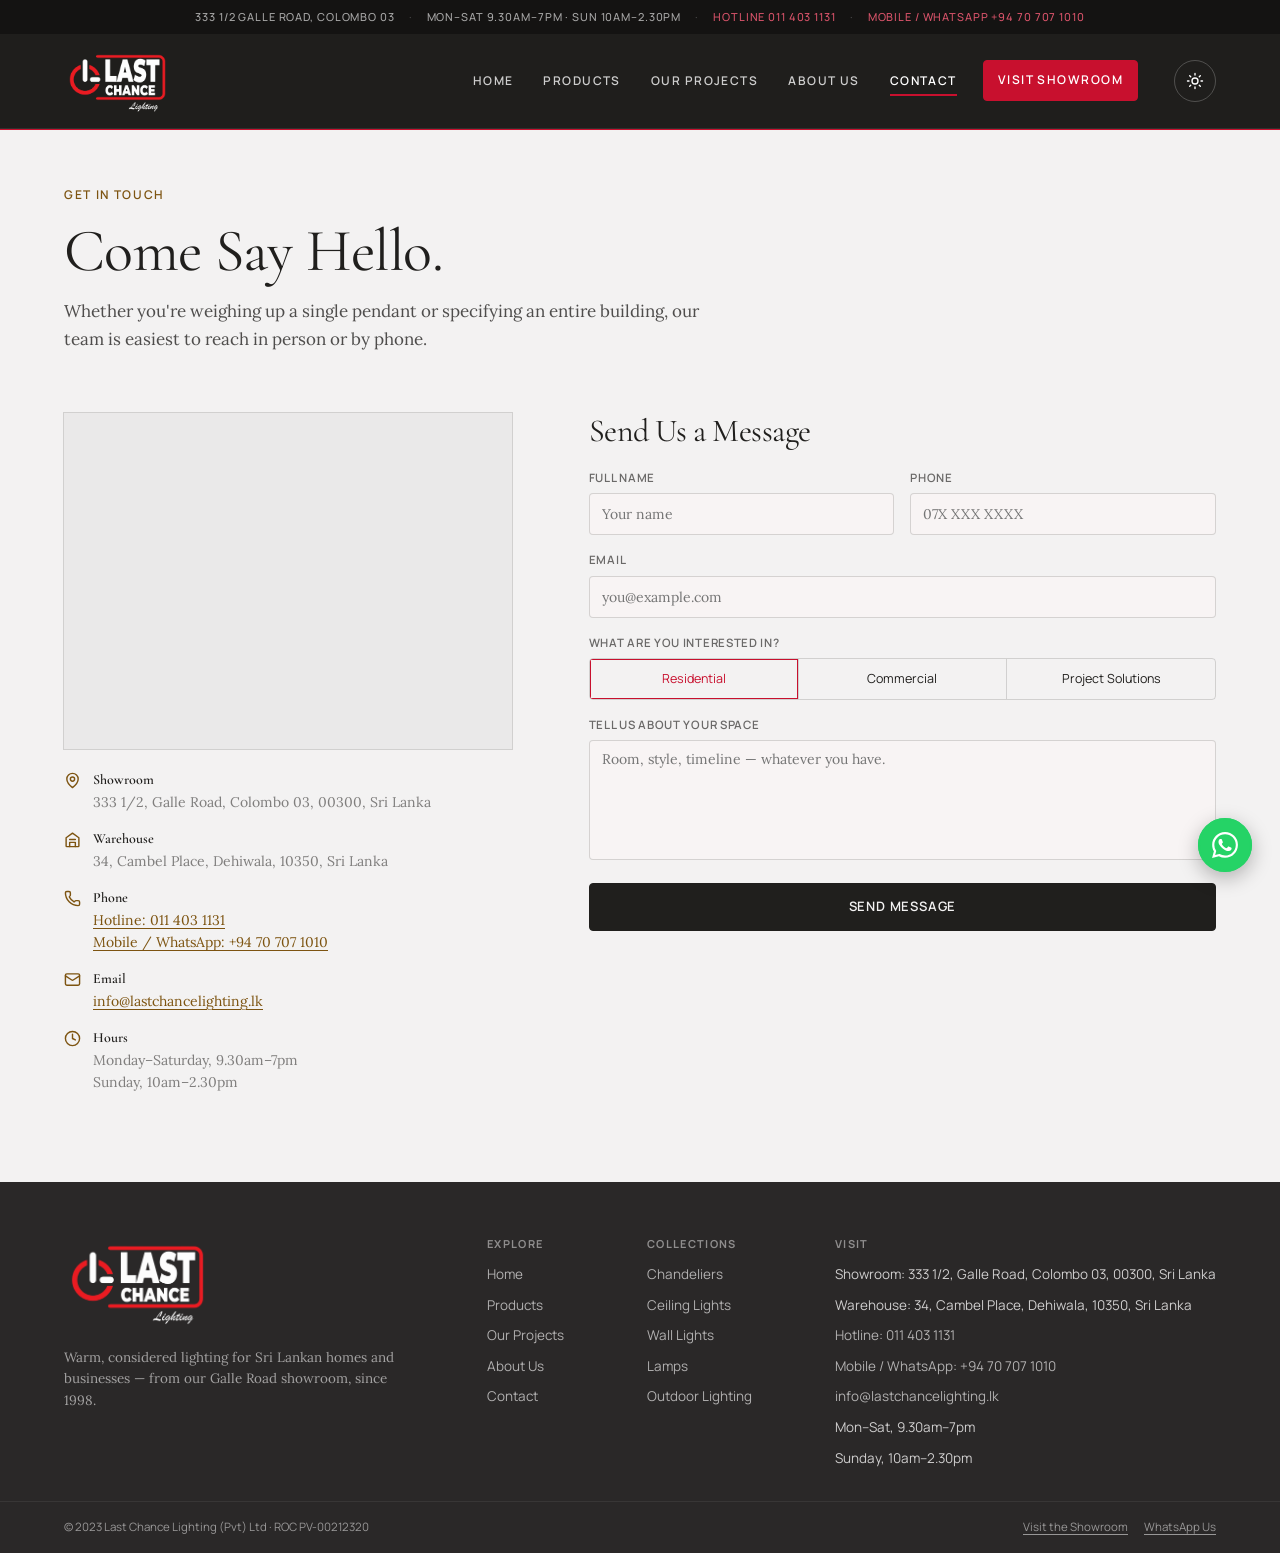
<file: contact.html>
<!DOCTYPE html>
<html lang="en">
<head>
<meta charset="utf-8"/>
<meta name="viewport" content="width=device-width, initial-scale=1"/>
<meta name="description" content="Contact Last Chance Lighting (Pvt) Ltd — showroom at 333 1/2 Galle Road, Colombo 03, 00300, warehouse at 34 Cambel Place, Dehiwala, 10350. Call the hotline on 011 403 1131 or mobile / WhatsApp +94 70 707 1010, or send a message for a quote on customised lighting anywhere in Sri Lanka."/>
<meta name="keywords" content="contact Last Chance Lighting, last chance lighting colombo address, last chance lighting warehouse dehiwala, lighting quote sri lanka, galle road lighting showroom, last chance lighting phone"/>
<meta name="robots" content="index, follow"/>
<meta name="author" content="Last Chance Lighting (Pvt) Ltd"/>
<link rel="canonical" href="https://lastchancelighting.lk/contact"/>
<meta property="og:title" content="Contact Last Chance Lighting (Pvt) Ltd | Colombo Showroom"/>
<meta property="og:description" content="Whether you're weighing up a single pendant or specifying an entire building, our team is easiest to reach in person or by phone."/>
<meta property="og:type" content="website"/>
<meta property="og:url" content="https://lastchancelighting.lk/contact"/>
<meta property="og:site_name" content="Last Chance Lighting (Pvt) Ltd"/>
<meta property="og:locale" content="en_LK"/>
<meta name="twitter:card" content="summary"/>
<meta name="twitter:title" content="Contact Last Chance Lighting (Pvt) Ltd | Colombo Showroom"/>
<meta name="twitter:description" content="Whether you're weighing up a single pendant or specifying an entire building, our team is easiest to reach in person or by phone."/>
<title>Contact Last Chance Lighting (Pvt) Ltd | Colombo Showroom</title>
<link rel="icon" type="image/png" href="favicon.png"/>
<script>(function(){var d=document.documentElement;d.className+=" js";var t=null;try{t=localStorage.getItem("lcl-theme");}catch(e){}if(t!=="dark"&&t!=="light"){t=(window.matchMedia&&window.matchMedia("(prefers-color-scheme: dark)").matches)?"dark":"light";}d.setAttribute("data-theme",t);/* preloader only on a cold open or a refresh, never on internal navigation */var s=true;try{var n=performance.getEntriesByType&&performance.getEntriesByType("navigation")[0];var r=n?n.type==="reload":(performance.navigation&&performance.navigation.type===1);s=!!r||!sessionStorage.getItem("lcl-seen");sessionStorage.setItem("lcl-seen","1");}catch(e){s=true;}if(s)d.className+=" preload";})();</script>
<link rel="preconnect" href="https://fonts.googleapis.com"/>
<link rel="preconnect" href="https://fonts.gstatic.com" crossorigin/>
<link href="https://fonts.googleapis.com/css2?family=Cormorant+Garamond:ital,wght@0,400;0,500;0,600;1,400;1,600&amp;family=Lora:ital,wght@0,400;0,500;0,600;1,400;1,500&amp;family=Manrope:wght@400;500;600;700;800&amp;display=swap" rel="stylesheet"/>
<link href="assets/classical.css" rel="stylesheet"/>
<script src="assets/seo.js" defer></script>
<script src="assets/site.js" defer></script>
<script src="assets/contact-form.js" defer></script>
</head>
<body>
<div class="preloader" id="preloader" aria-hidden="true">
  <div class="preloader__mark">
    <img class="preloader__logo" src="favicon.png" alt="" width="512" height="512"/>
    <div class="preloader__bar"></div>
  </div>
</div>
<a class="sr-only" href="#main">Skip to content</a>

<div class="topbar">
  <div class="wrap topbar__inner">
    <span>333 1/2 Galle Road, Colombo 03</span>
    <span class="topbar__sep">·</span>
    <span>Mon–Sat 9.30am–7pm · Sun 10am–2.30pm</span>
    <span class="topbar__sep">·</span>
    <a href="tel:+94114031131">Hotline 011 403 1131</a>
    <span class="topbar__sep">·</span>
    <a href="tel:+94707071010">Mobile / WhatsApp +94 70 707 1010</a>
  </div>
</div>

<header class="site-nav">
  <div class="wrap site-nav__inner">
    <a class="brand" href="/" aria-label="Last Chance Lighting (Pvt) Ltd — home">
      <img class="brand__img" src="logo.png" alt="Last Chance Lighting (Pvt) Ltd" width="600" height="358"/>
    </a>
    <button class="nav-toggle" type="button" aria-label="Toggle menu" aria-expanded="false" aria-controls="site-menu">
      <svg viewBox="0 0 24 24" fill="none" stroke="currentColor" stroke-width="2" stroke-linecap="round"><path d="M3 6h18"/><path d="M3 12h18"/><path d="M3 18h18"/></svg>
    </button>
    <nav class="nav-links" id="site-menu">
      <a href="/">Home</a>
      <a href="products.html">Products</a>
      <a href="projects.html">Our Projects</a>
      <a href="about.html">About Us</a>
      <a href="contact.html" aria-current="page">Contact</a>
      <a class="btn nav-links__cta" href="contact.html#showroom">Visit Showroom</a>
    </nav>
    <button class="theme-toggle" type="button" aria-pressed="false" aria-label="Switch to evening mode" title="Evening mode">
      <svg class="theme-toggle__sun" viewBox="0 0 24 24" fill="none" stroke="currentColor" stroke-width="1.8" stroke-linecap="round" aria-hidden="true"><circle cx="12" cy="12" r="4"/><path d="M12 2v2M12 20v2M4.9 4.9l1.4 1.4M17.7 17.7l1.4 1.4M2 12h2M20 12h2M4.9 19.1l1.4-1.4M17.7 6.3l1.4-1.4"/></svg>
      <svg class="theme-toggle__moon" viewBox="0 0 24 24" fill="none" stroke="currentColor" stroke-width="1.8" stroke-linecap="round" stroke-linejoin="round" aria-hidden="true"><path d="M21 12.8A9 9 0 1 1 11.2 3a7 7 0 0 0 9.8 9.8Z"/></svg>
    </button>
  </div>
</header>

<main id="main">
<section class="section--tight wrap" style="padding-top:clamp(40px,6vw,56px)">
  <span class="kicker">Get in touch</span>
  <h1 style="margin-bottom:12px">Come Say Hello.</h1>
  <p class="lead" style="max-width:60ch">Whether you're weighing up a single pendant or specifying an entire building, our team is easiest to reach in person or by phone.</p>
</section>

<section class="section section--handoff wrap split split--reverse" style="align-items:start;padding-top:0">
  <div id="showroom">
    <div class="map-frame">
      <iframe
        src="https://www.google.com/maps/embed?pb=!1m18!1m12!1m3!1d3960.871164657602!2d79.8514493!3d6.9060059!2m3!1f0!2f0!3f0!3m2!1i1024!2i768!4f13.1!3m3!1m2!1s0x3ae2595d83ae2c77%3A0x1858a3577df56dbd!2sLast%20Chance%20Lighting%20Pvt%20Ltd!5e0!3m2!1sen!2slk!4v1783354579232!5m2!1sen!2slk"
        allowfullscreen="" loading="lazy" referrerpolicy="strict-origin-when-cross-origin"
        title="Last Chance Lighting (Pvt) Ltd — Galle Road, Colombo"></iframe>
    </div>
    <div class="info-list">
      <div>
        <svg viewBox="0 0 24 24" fill="none" stroke="currentColor" stroke-width="2" stroke-linecap="round" stroke-linejoin="round"><path d="M20 10c0 6-8 12-8 12s-8-6-8-12a8 8 0 0 1 16 0"/><circle cx="12" cy="10" r="3"/></svg>
        <div><strong>Showroom</strong><span class="text-muted">333 1/2, Galle Road, Colombo 03, 00300, Sri Lanka</span></div>
      </div>
      <div>
        <svg viewBox="0 0 24 24" fill="none" stroke="currentColor" stroke-width="2" stroke-linecap="round" stroke-linejoin="round"><path d="M3 9.5 12 3l9 6.5V21a1 1 0 0 1-1 1H4a1 1 0 0 1-1-1z"/><path d="M8 22v-6h8v6"/><path d="M8 12h8"/></svg>
        <div><strong>Warehouse</strong><span class="text-muted">34, Cambel Place, Dehiwala, 10350, Sri Lanka</span></div>
      </div>
      <div>
        <svg viewBox="0 0 24 24" fill="none" stroke="currentColor" stroke-width="2" stroke-linecap="round" stroke-linejoin="round"><path d="M13.832 16.568a1 1 0 0 0 1.213-.303l.355-.465A2 2 0 0 1 17 15h3a2 2 0 0 1 2 2v3a2 2 0 0 1-2 2A18 18 0 0 1 2 4a2 2 0 0 1 2-2h3a2 2 0 0 1 2 2v3a2 2 0 0 1-.598 1.5l-.466.355a1 1 0 0 0-.302 1.214 14.9 14.9 0 0 0 6.196 6.196z"/></svg>
        <div><strong>Phone</strong><span class="text-muted"><a href="tel:+94114031131">Hotline: 011 403 1131</a><br/><a href="tel:+94707071010">Mobile / WhatsApp: +94 70 707 1010</a></span></div>
      </div>
      <div>
        <svg viewBox="0 0 24 24" fill="none" stroke="currentColor" stroke-width="2" stroke-linecap="round" stroke-linejoin="round"><rect width="20" height="16" x="2" y="4" rx="2"/><path d="m22 7-8.97 5.7a1.94 1.94 0 0 1-2.06 0L2 7"/></svg>
        <div><strong>Email</strong><span class="text-muted"><a href="mailto:info@lastchancelighting.lk">info@lastchancelighting.lk</a></span></div>
      </div>
      <div>
        <svg viewBox="0 0 24 24" fill="none" stroke="currentColor" stroke-width="2" stroke-linecap="round" stroke-linejoin="round"><circle cx="12" cy="12" r="10"/><path d="M12 6v6l4 2"/></svg>
        <div><strong>Hours</strong><span class="text-muted">Monday–Saturday, 9.30am–7pm<br/>Sunday, 10am–2.30pm</span></div>
      </div>
    </div>
  </div>

  <div>
    <h2 style="margin-bottom:20px">Send Us a Message</h2>
    <form action="contact.php" method="post" id="contact-form" novalidate>
      <div class="field-row">
        <div class="field">
          <label for="firstName">Full name</label>
          <input class="input" id="firstName" name="firstName" type="text" placeholder="Your name" required/>
        </div>
        <div class="field">
          <label for="phone">Phone</label>
          <input class="input" id="phone" name="phone" type="tel" placeholder="07X XXX XXXX"/>
        </div>
      </div>
      <div class="field">
        <label for="email">Email</label>
        <input class="input" id="email" name="email" type="email" placeholder="you@example.com" required/>
      </div>
      <div class="field">
        <label id="interest-label">What are you interested in?</label>
        <div class="seg" role="radiogroup" aria-labelledby="interest-label">
          <label><input type="radio" name="projectType" value="residential" checked/>Residential</label>
          <label><input type="radio" name="projectType" value="commercial"/>Commercial</label>
          <label><input type="radio" name="projectType" value="project"/>Project Solutions</label>
        </div>
      </div>
      <div class="field">
        <label for="message">Tell us about your space</label>
        <textarea class="input" id="message" name="message" rows="4" placeholder="Room, style, timeline — whatever you have." required></textarea>
      </div>
      <!-- honeypot: hidden from people, irresistible to bots. Positioned
           off-screen rather than display:none, which some bots skip. -->
      <div class="hp-field" aria-hidden="true">
        <label for="website">Website</label>
        <input id="website" name="website" type="text" tabindex="-1" autocomplete="off"/>
      </div>
      <div class="contact-form-feedback" id="form-status" role="status" aria-live="polite" hidden></div>
      <button type="submit" class="btn btn-primary btn-block btn-lg" id="contact-submit">Send message</button>
    </form>
  </div>
</section>
</main>

<footer class="site-footer">
  <div class="wrap site-footer__inner">
    <div class="footer-brand">
      <a class="brand" href="/" aria-label="Last Chance Lighting (Pvt) Ltd — home">
        <img class="brand__img" src="logo.png" alt="Last Chance Lighting (Pvt) Ltd" width="600" height="358"/>
      </a>
      <p>Warm, considered lighting for Sri Lankan homes and businesses — from our Galle Road showroom, since 1998.</p>
    </div>
    <div class="footer-col">
      <h2>Explore</h2>
      <ul>
        <li><a href="/">Home</a></li>
        <li><a href="products.html">Products</a></li>
        <li><a href="projects.html">Our Projects</a></li>
        <li><a href="about.html">About Us</a></li>
        <li><a href="contact.html">Contact</a></li>
      </ul>
    </div>
    <div class="footer-col">
      <h2>Collections</h2>
      <ul>
        <li><a href="products.html?category=Chandeliers">Chandeliers</a></li>
        <li><a href="products.html?category=Ceiling%20Lights">Ceiling Lights</a></li>
        <li><a href="products.html?category=Wall%20Lights">Wall Lights</a></li>
        <li><a href="products.html?category=Lamps">Lamps</a></li>
        <li><a href="products.html?category=Outdoor%20Lighting">Outdoor Lighting</a></li>
      </ul>
    </div>
    <div class="footer-col">
      <h2>Visit</h2>
      <ul>
        <li>Showroom: 333 1/2, Galle Road, Colombo 03, 00300, Sri Lanka</li>
        <li>Warehouse: 34, Cambel Place, Dehiwala, 10350, Sri Lanka</li>
        <li><a href="tel:+94114031131">Hotline: 011 403 1131</a></li>
        <li><a href="tel:+94707071010">Mobile / WhatsApp: +94 70 707 1010</a></li>
        <li><a href="mailto:info@lastchancelighting.lk">info@lastchancelighting.lk</a></li>
        <li>Mon–Sat, 9.30am–7pm</li>
        <li>Sunday, 10am–2.30pm</li>
      </ul>
    </div>
  </div>
  <div class="wrap footer-bottom">
    <span>© 2023 Last Chance Lighting (Pvt) Ltd · ROC PV-00212320</span>
    <span class="footer-bottom__links"><a href="contact.html#showroom">Visit the Showroom</a><a href="https://wa.me/94707071010" target="_blank" rel="noopener">WhatsApp Us</a></span>
  </div>
</footer>
<a class="wa-fab" href="https://wa.me/94707071010?text=Hi%20Last%20Chance%20Lighting%2C%20I%27d%20like%20to%20ask%20about%20a%20light%20fitting."
   target="_blank" rel="noopener" aria-label="Chat with Last Chance Lighting on WhatsApp">
  <svg viewBox="0 0 24 24" fill="currentColor" aria-hidden="true"><path d="M17.472 14.382c-.297-.149-1.758-.867-2.03-.967-.273-.099-.471-.148-.67.15-.197.297-.767.966-.94 1.164-.173.199-.347.223-.644.075-.297-.15-1.255-.463-2.39-1.475-.883-.788-1.48-1.761-1.653-2.059-.173-.297-.018-.458.13-.606.134-.133.298-.347.446-.52.149-.174.198-.298.298-.497.099-.198.05-.371-.025-.52-.075-.149-.669-1.612-.916-2.207-.242-.579-.487-.5-.669-.51a12.8 12.8 0 0 0-.57-.01c-.198 0-.52.074-.792.372-.272.297-1.04 1.016-1.04 2.479 0 1.462 1.065 2.875 1.213 3.074.149.198 2.096 3.2 5.077 4.487.709.306 1.262.489 1.694.625.712.227 1.36.195 1.872.118.571-.085 1.758-.719 2.006-1.413.248-.694.248-1.289.173-1.413-.074-.124-.272-.198-.57-.347m-5.421 7.403h-.004a9.87 9.87 0 0 1-5.031-1.378l-.361-.214-3.741.982.998-3.648-.235-.374a9.86 9.86 0 0 1-1.51-5.26c.001-5.45 4.436-9.884 9.888-9.884 2.64 0 5.122 1.03 6.988 2.898a9.825 9.825 0 0 1 2.893 6.994c-.003 5.45-4.437 9.884-9.885 9.884m8.413-18.297A11.815 11.815 0 0 0 12.05 0C5.495 0 .16 5.335.157 11.892c0 2.096.547 4.142 1.588 5.945L.057 24l6.305-1.654a11.882 11.882 0 0 0 5.683 1.448h.005c6.554 0 11.89-5.335 11.893-11.893a11.821 11.821 0 0 0-3.48-8.413Z"/></svg>
  <span class="wa-fab__label">WhatsApp</span>
</a>
</body>
</html>
</file>
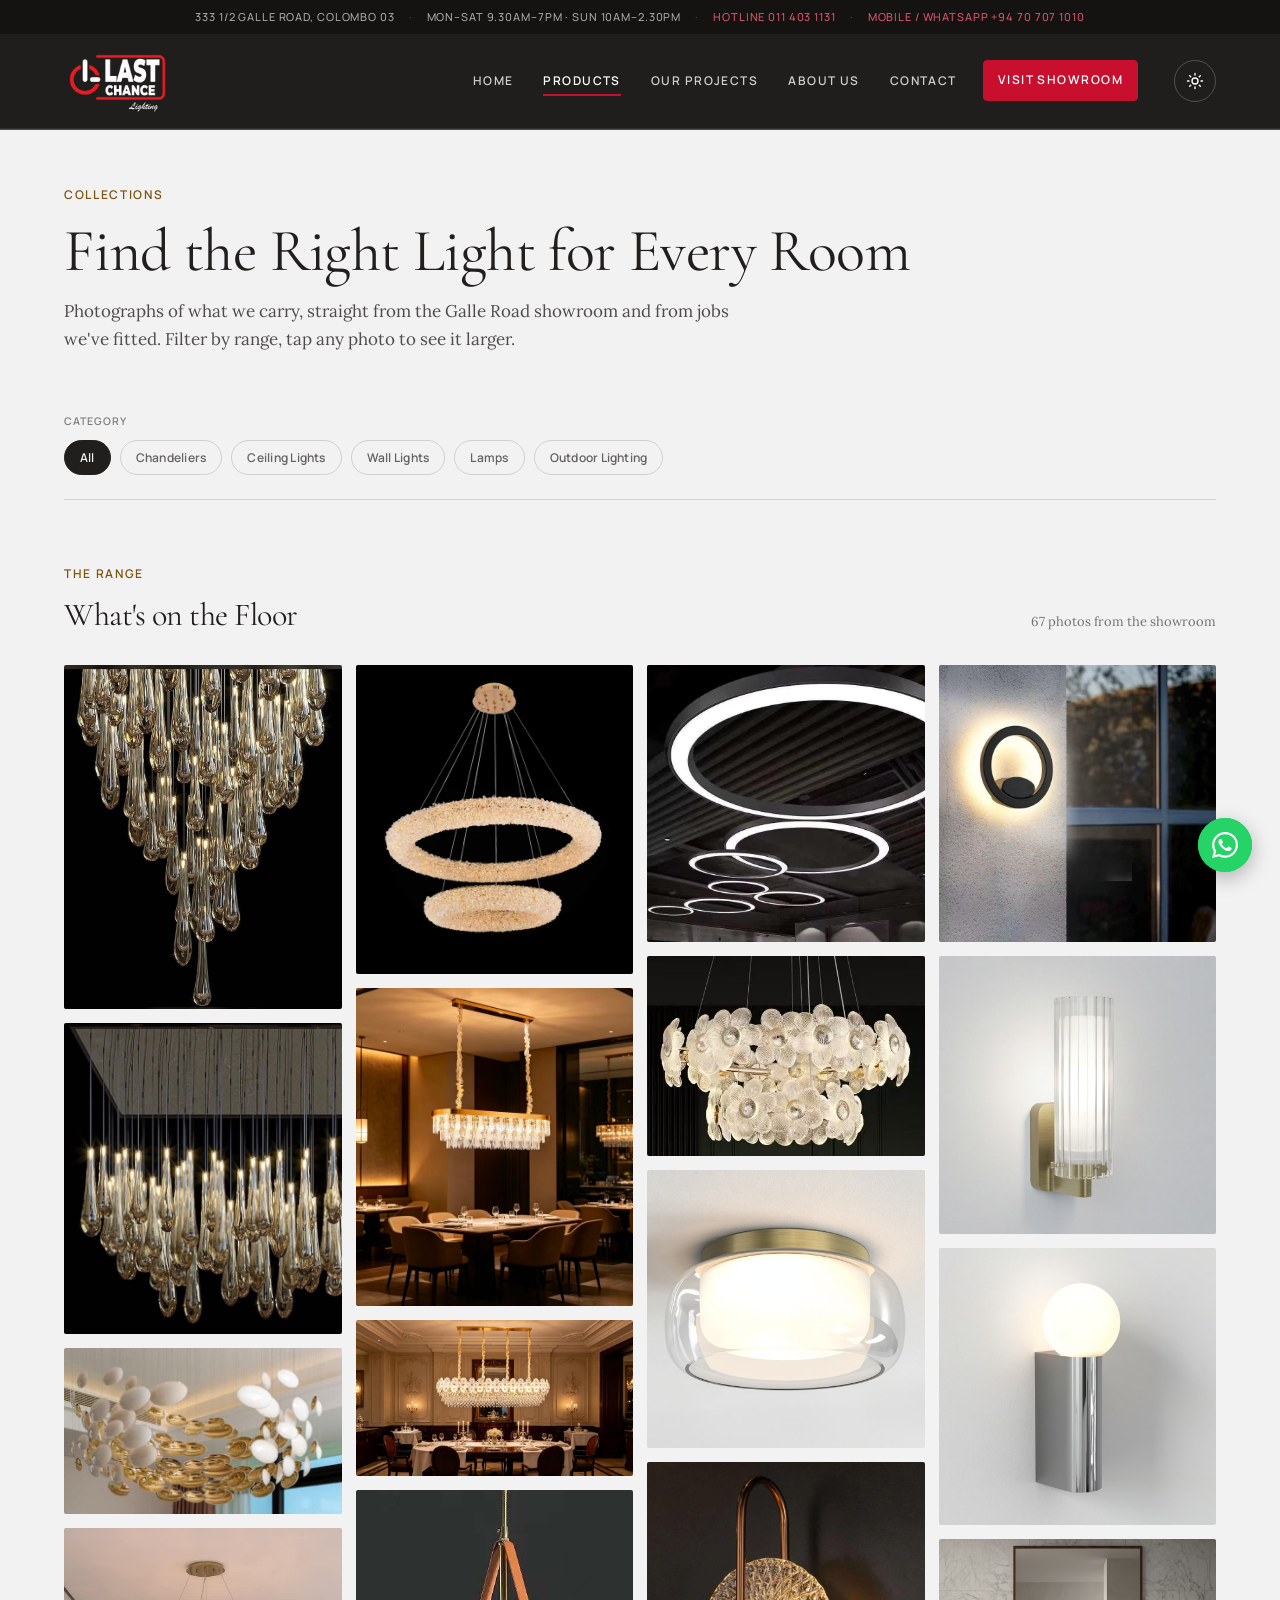
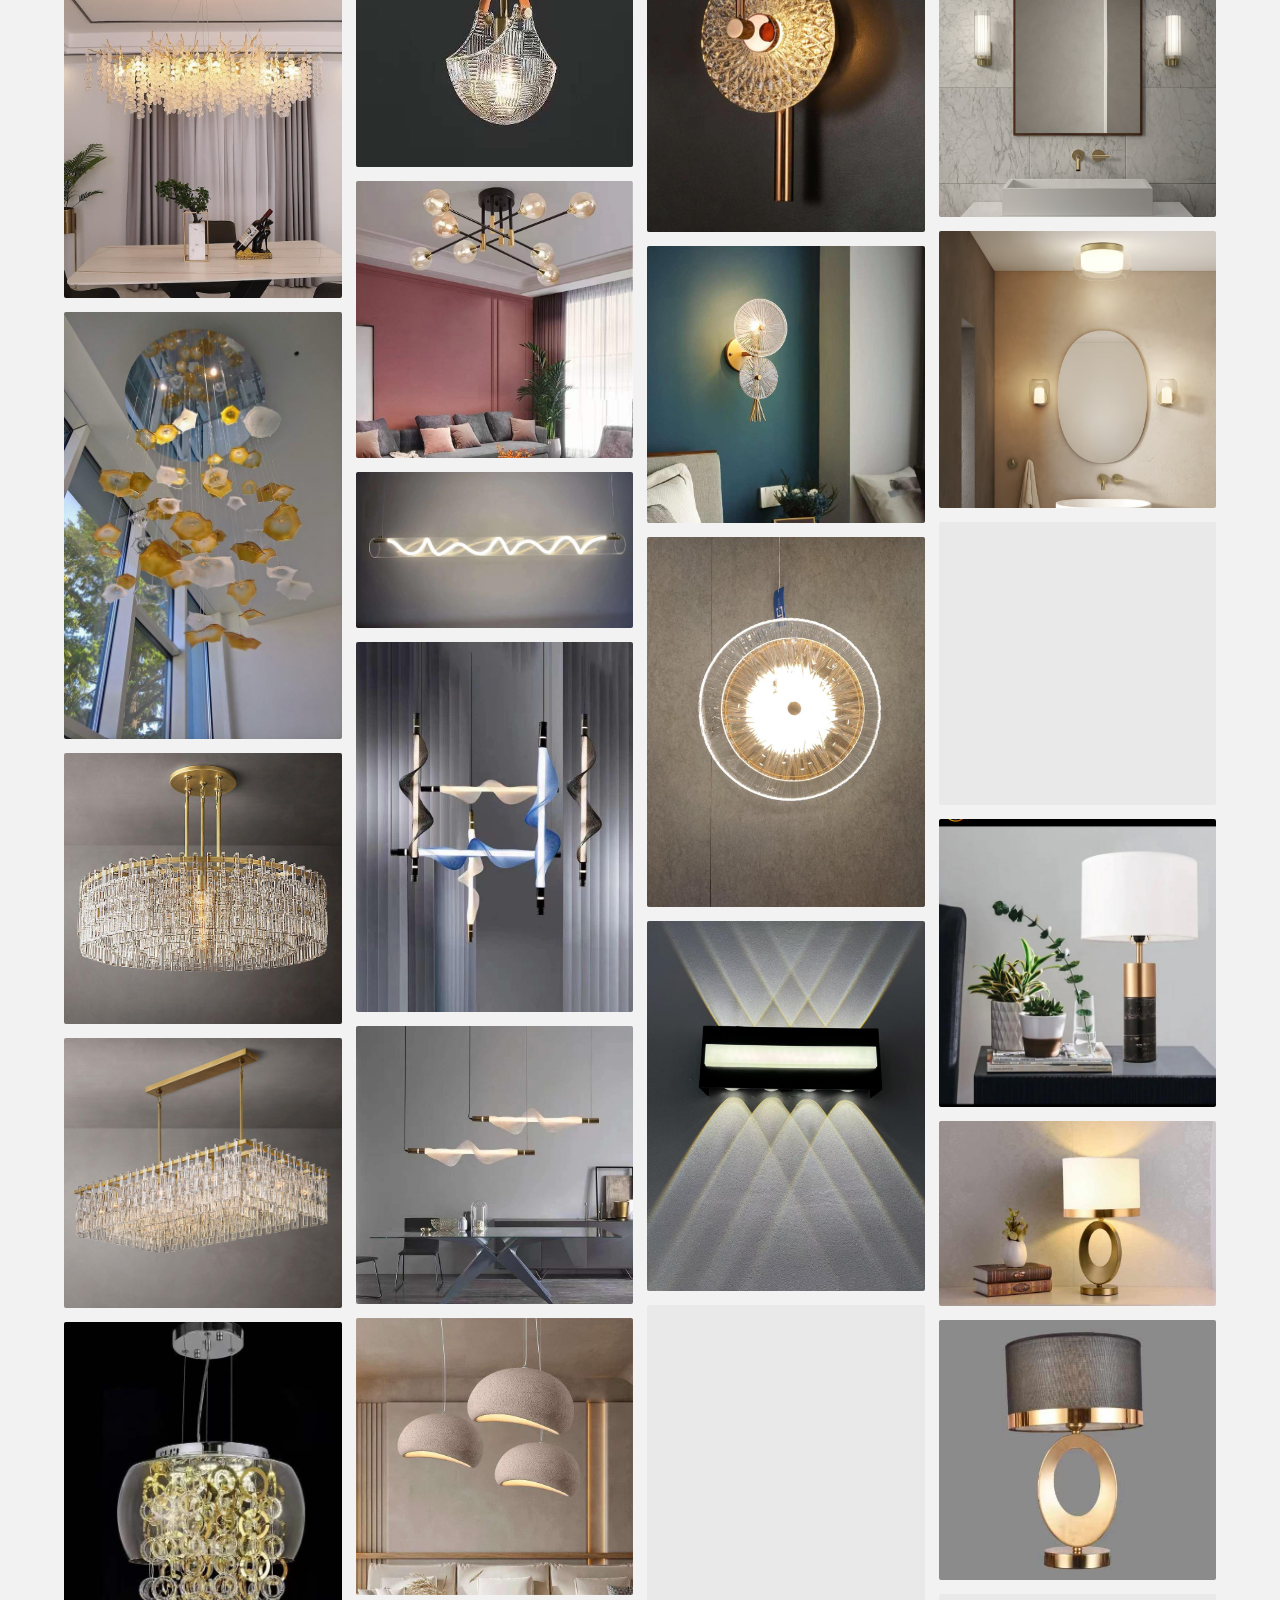
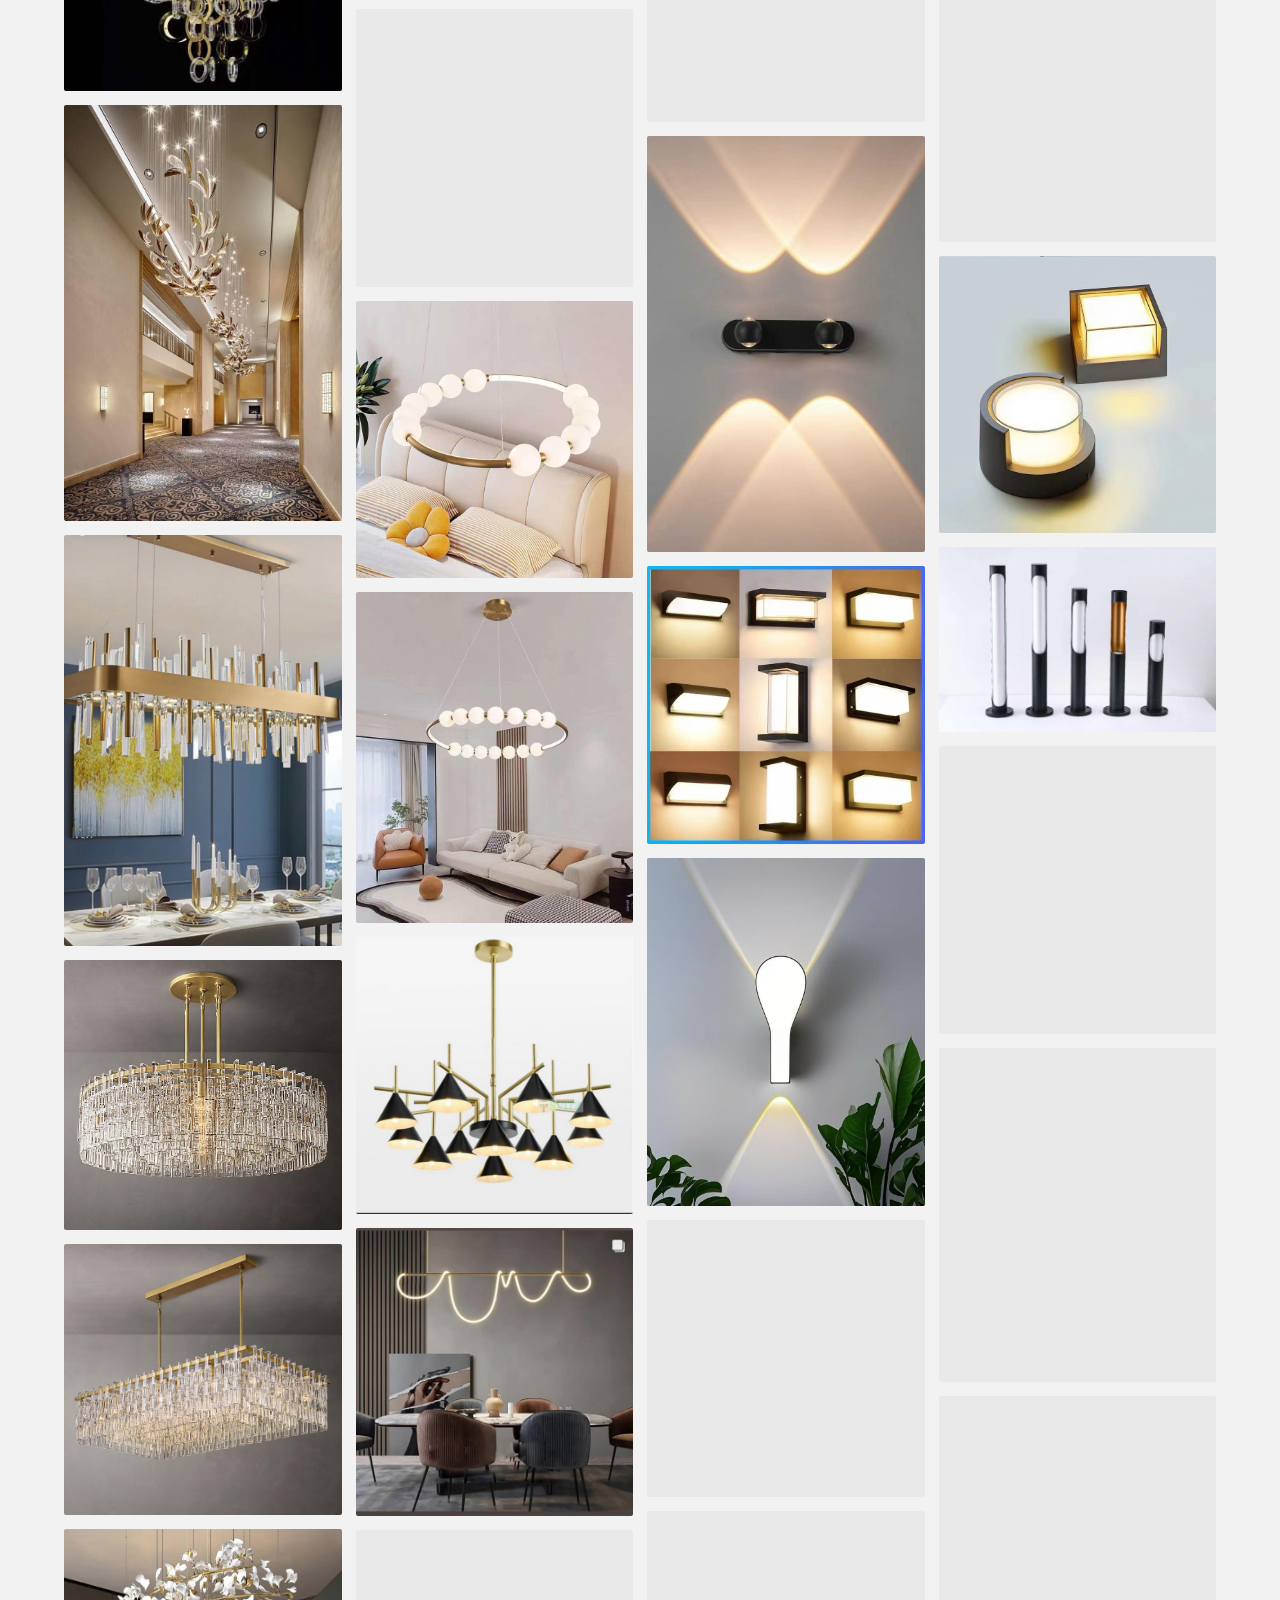
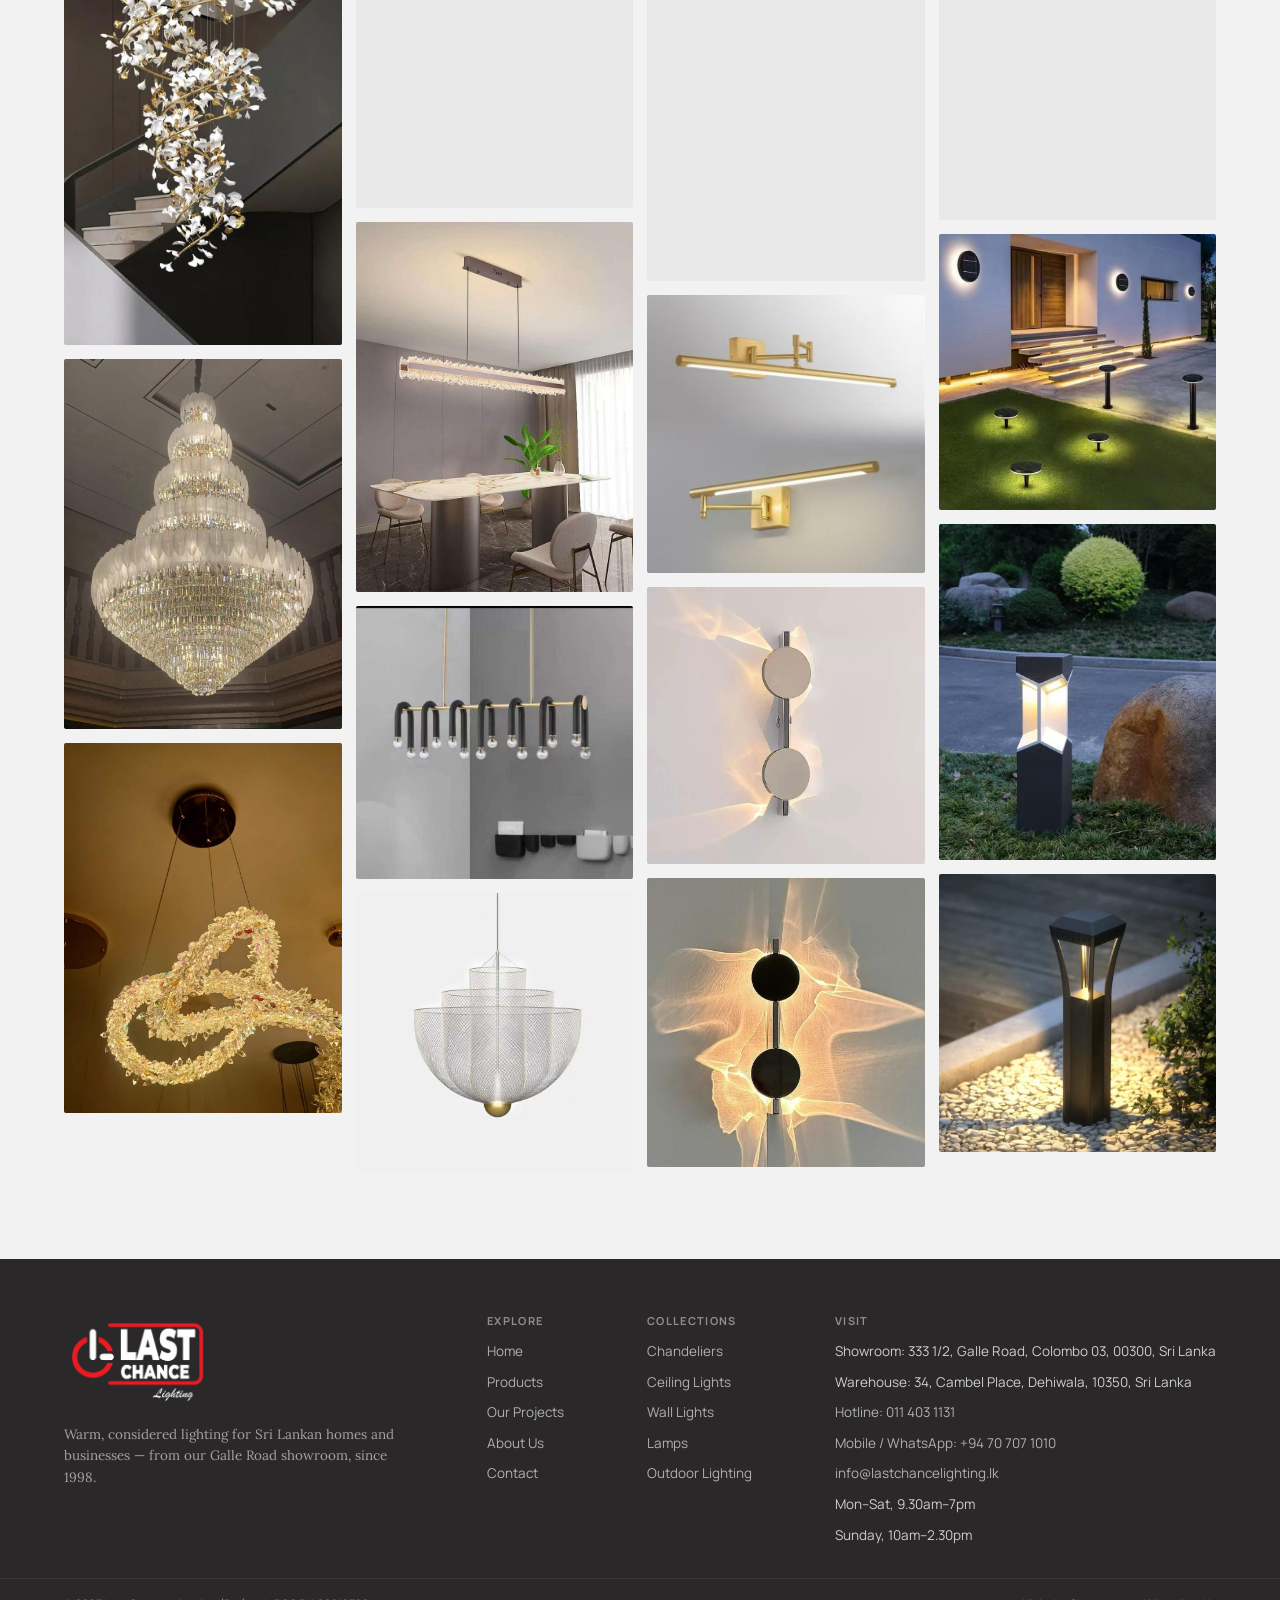
<file: products.html>
<!DOCTYPE html>
<html lang="en">
<head>
<meta charset="utf-8"/>
<meta name="viewport" content="width=device-width, initial-scale=1"/>
<meta name="description" content="Browse lighting by Last Chance Lighting (Pvt) Ltd — chandeliers, pendants, wall, ceiling, LED, outdoor, industrial and smart systems. Filter by category or room. Colombo showroom since 1998."/>
<meta name="keywords" content="Last Chance Lighting products, lighting products sri lanka, chandeliers colombo, LED lighting sri lanka, pendant lights colombo, customised lighting products"/>
<meta name="robots" content="index, follow"/>
<meta name="author" content="Last Chance Lighting (Pvt) Ltd"/>
<link rel="canonical" href="https://lastchancelighting.lk/products"/>
<meta property="og:title" content="Lighting Products | Last Chance Lighting (Pvt) Ltd Colombo"/>
<meta property="og:description" content="Browse lighting by category or by the room you are lighting — every piece lists its wattage, output and dimensions."/>
<meta property="og:type" content="website"/>
<meta property="og:url" content="https://lastchancelighting.lk/products"/>
<meta property="og:site_name" content="Last Chance Lighting (Pvt) Ltd"/>
<meta property="og:locale" content="en_LK"/>
<meta name="twitter:card" content="summary"/>
<meta name="twitter:title" content="Lighting Products | Last Chance Lighting (Pvt) Ltd Colombo"/>
<meta name="twitter:description" content="Browse lighting by category or by the room you are lighting — every piece lists its wattage, output and dimensions."/>
<title>Lighting Products | Last Chance Lighting (Pvt) Ltd Colombo</title>
<link rel="icon" type="image/png" href="favicon.png"/>
<script>(function(){var d=document.documentElement;d.className+=" js";var t=null;try{t=localStorage.getItem("lcl-theme");}catch(e){}if(t!=="dark"&&t!=="light"){t=(window.matchMedia&&window.matchMedia("(prefers-color-scheme: dark)").matches)?"dark":"light";}d.setAttribute("data-theme",t);/* preloader only on a cold open or a refresh, never on internal navigation */var s=true;try{var n=performance.getEntriesByType&&performance.getEntriesByType("navigation")[0];var r=n?n.type==="reload":(performance.navigation&&performance.navigation.type===1);s=!!r||!sessionStorage.getItem("lcl-seen");sessionStorage.setItem("lcl-seen","1");}catch(e){s=true;}if(s)d.className+=" preload";})();</script>
<link rel="preconnect" href="https://fonts.googleapis.com"/>
<link rel="preconnect" href="https://fonts.gstatic.com" crossorigin/>
<link href="https://fonts.googleapis.com/css2?family=Cormorant+Garamond:ital,wght@0,400;0,500;0,600;1,400;1,600&amp;family=Lora:ital,wght@0,400;0,500;0,600;1,400;1,500&amp;family=Manrope:wght@400;500;600;700;800&amp;display=swap" rel="stylesheet"/>
<link href="assets/classical.css" rel="stylesheet"/>
<script src="assets/seo.js" defer></script>
<script src="assets/site.js" defer></script>
</head>
<body>
<div class="preloader" id="preloader" aria-hidden="true">
  <div class="preloader__mark">
    <img class="preloader__logo" src="favicon.png" alt="" width="512" height="512"/>
    <div class="preloader__bar"></div>
  </div>
</div>
<a class="sr-only" href="#main">Skip to content</a>

<div class="topbar">
  <div class="wrap topbar__inner">
    <span>333 1/2 Galle Road, Colombo 03</span>
    <span class="topbar__sep">·</span>
    <span>Mon–Sat 9.30am–7pm · Sun 10am–2.30pm</span>
    <span class="topbar__sep">·</span>
    <a href="tel:+94114031131">Hotline 011 403 1131</a>
    <span class="topbar__sep">·</span>
    <a href="tel:+94707071010">Mobile / WhatsApp +94 70 707 1010</a>
  </div>
</div>

<header class="site-nav">
  <div class="wrap site-nav__inner">
    <a class="brand" href="/" aria-label="Last Chance Lighting (Pvt) Ltd — home">
      <img class="brand__img" src="logo.png" alt="Last Chance Lighting (Pvt) Ltd" width="600" height="358"/>
    </a>
    <button class="nav-toggle" type="button" aria-label="Toggle menu" aria-expanded="false" aria-controls="site-menu">
      <svg viewBox="0 0 24 24" fill="none" stroke="currentColor" stroke-width="2" stroke-linecap="round"><path d="M3 6h18"/><path d="M3 12h18"/><path d="M3 18h18"/></svg>
    </button>
    <nav class="nav-links" id="site-menu">
      <a href="/">Home</a>
      <a href="products.html" aria-current="page">Products</a>
      <a href="projects.html">Our Projects</a>
      <a href="about.html">About Us</a>
      <a href="contact.html">Contact</a>
      <a class="btn nav-links__cta" href="contact.html#showroom">Visit Showroom</a>
    </nav>
    <button class="theme-toggle" type="button" aria-pressed="false" aria-label="Switch to evening mode" title="Evening mode">
      <svg class="theme-toggle__sun" viewBox="0 0 24 24" fill="none" stroke="currentColor" stroke-width="1.8" stroke-linecap="round" aria-hidden="true"><circle cx="12" cy="12" r="4"/><path d="M12 2v2M12 20v2M4.9 4.9l1.4 1.4M17.7 17.7l1.4 1.4M2 12h2M20 12h2M4.9 19.1l1.4-1.4M17.7 6.3l1.4-1.4"/></svg>
      <svg class="theme-toggle__moon" viewBox="0 0 24 24" fill="none" stroke="currentColor" stroke-width="1.8" stroke-linecap="round" stroke-linejoin="round" aria-hidden="true"><path d="M21 12.8A9 9 0 1 1 11.2 3a7 7 0 0 0 9.8 9.8Z"/></svg>
    </button>
  </div>
</header>

<main id="main">
<section class="section--tight wrap" style="padding-top:clamp(40px,6vw,56px)">
  <span class="kicker">Collections</span>
  <h1 style="margin-bottom:12px">Find the Right Light for Every Room</h1>
  <p class="lead" style="max-width:64ch">Photographs of what we carry, straight from the Galle Road showroom and from jobs we've fitted. Filter by range, tap any photo to see it larger.</p>
</section>

<section class="wrap" style="padding-bottom:24px">
  <p class="filter-label">Category</p>
  <div class="chip-row" id="filter-categories"></div>
</section>

<hr class="rule rule--inset"/>

<section class="section section--handoff wrap" id="gallery">
  <div class="section-head">
    <div>
      <span class="kicker">The Range</span>
      <h2 style="margin:0">What's on the Floor</h2>
    </div>
    <p class="result-count" id="gallery-count" style="margin:0"></p>
  </div>
  <div class="gallery" id="gallery-grid"></div>
  <noscript>
    <p class="lead">Our photo wall needs JavaScript. Call us on
      <a href="tel:+94114031131">011 403 1131</a> (hotline) or <a href="tel:+94707071010">+94 70 707 1010</a> and we'll send photos on WhatsApp.</p>
  </noscript>
</section>
</main>

<footer class="site-footer">
  <div class="wrap site-footer__inner">
    <div class="footer-brand">
      <a class="brand" href="/" aria-label="Last Chance Lighting (Pvt) Ltd — home">
        <img class="brand__img" src="logo.png" alt="Last Chance Lighting (Pvt) Ltd" width="600" height="358"/>
      </a>
      <p>Warm, considered lighting for Sri Lankan homes and businesses — from our Galle Road showroom, since 1998.</p>
    </div>
    <div class="footer-col">
      <h2>Explore</h2>
      <ul>
        <li><a href="/">Home</a></li>
        <li><a href="products.html">Products</a></li>
        <li><a href="projects.html">Our Projects</a></li>
        <li><a href="about.html">About Us</a></li>
        <li><a href="contact.html">Contact</a></li>
      </ul>
    </div>
    <div class="footer-col">
      <h2>Collections</h2>
      <ul>
        <li><a href="products.html?category=Chandeliers">Chandeliers</a></li>
        <li><a href="products.html?category=Ceiling%20Lights">Ceiling Lights</a></li>
        <li><a href="products.html?category=Wall%20Lights">Wall Lights</a></li>
        <li><a href="products.html?category=Lamps">Lamps</a></li>
        <li><a href="products.html?category=Outdoor%20Lighting">Outdoor Lighting</a></li>
      </ul>
    </div>
    <div class="footer-col">
      <h2>Visit</h2>
      <ul>
        <li>Showroom: 333 1/2, Galle Road, Colombo 03, 00300, Sri Lanka</li>
        <li>Warehouse: 34, Cambel Place, Dehiwala, 10350, Sri Lanka</li>
        <li><a href="tel:+94114031131">Hotline: 011 403 1131</a></li>
        <li><a href="tel:+94707071010">Mobile / WhatsApp: +94 70 707 1010</a></li>
        <li><a href="mailto:info@lastchancelighting.lk">info@lastchancelighting.lk</a></li>
        <li>Mon–Sat, 9.30am–7pm</li>
        <li>Sunday, 10am–2.30pm</li>
      </ul>
    </div>
  </div>
  <div class="wrap footer-bottom">
    <span>© 2023 Last Chance Lighting (Pvt) Ltd · ROC PV-00212320</span>
    <span class="footer-bottom__links"><a href="contact.html#showroom">Visit the Showroom</a><a href="https://wa.me/94707071010" target="_blank" rel="noopener">WhatsApp Us</a></span>
  </div>
</footer>
<a class="wa-fab" href="https://wa.me/94707071010?text=Hi%20Last%20Chance%20Lighting%2C%20I%27d%20like%20to%20ask%20about%20a%20light%20fitting."
   target="_blank" rel="noopener" aria-label="Chat with Last Chance Lighting on WhatsApp">
  <svg viewBox="0 0 24 24" fill="currentColor" aria-hidden="true"><path d="M17.472 14.382c-.297-.149-1.758-.867-2.03-.967-.273-.099-.471-.148-.67.15-.197.297-.767.966-.94 1.164-.173.199-.347.223-.644.075-.297-.15-1.255-.463-2.39-1.475-.883-.788-1.48-1.761-1.653-2.059-.173-.297-.018-.458.13-.606.134-.133.298-.347.446-.52.149-.174.198-.298.298-.497.099-.198.05-.371-.025-.52-.075-.149-.669-1.612-.916-2.207-.242-.579-.487-.5-.669-.51a12.8 12.8 0 0 0-.57-.01c-.198 0-.52.074-.792.372-.272.297-1.04 1.016-1.04 2.479 0 1.462 1.065 2.875 1.213 3.074.149.198 2.096 3.2 5.077 4.487.709.306 1.262.489 1.694.625.712.227 1.36.195 1.872.118.571-.085 1.758-.719 2.006-1.413.248-.694.248-1.289.173-1.413-.074-.124-.272-.198-.57-.347m-5.421 7.403h-.004a9.87 9.87 0 0 1-5.031-1.378l-.361-.214-3.741.982.998-3.648-.235-.374a9.86 9.86 0 0 1-1.51-5.26c.001-5.45 4.436-9.884 9.888-9.884 2.64 0 5.122 1.03 6.988 2.898a9.825 9.825 0 0 1 2.893 6.994c-.003 5.45-4.437 9.884-9.885 9.884m8.413-18.297A11.815 11.815 0 0 0 12.05 0C5.495 0 .16 5.335.157 11.892c0 2.096.547 4.142 1.588 5.945L.057 24l6.305-1.654a11.882 11.882 0 0 0 5.683 1.448h.005c6.554 0 11.89-5.335 11.893-11.893a11.821 11.821 0 0 0-3.48-8.413Z"/></svg>
  <span class="wa-fab__label">WhatsApp</span>
</a>
</body>
</html>
</file>
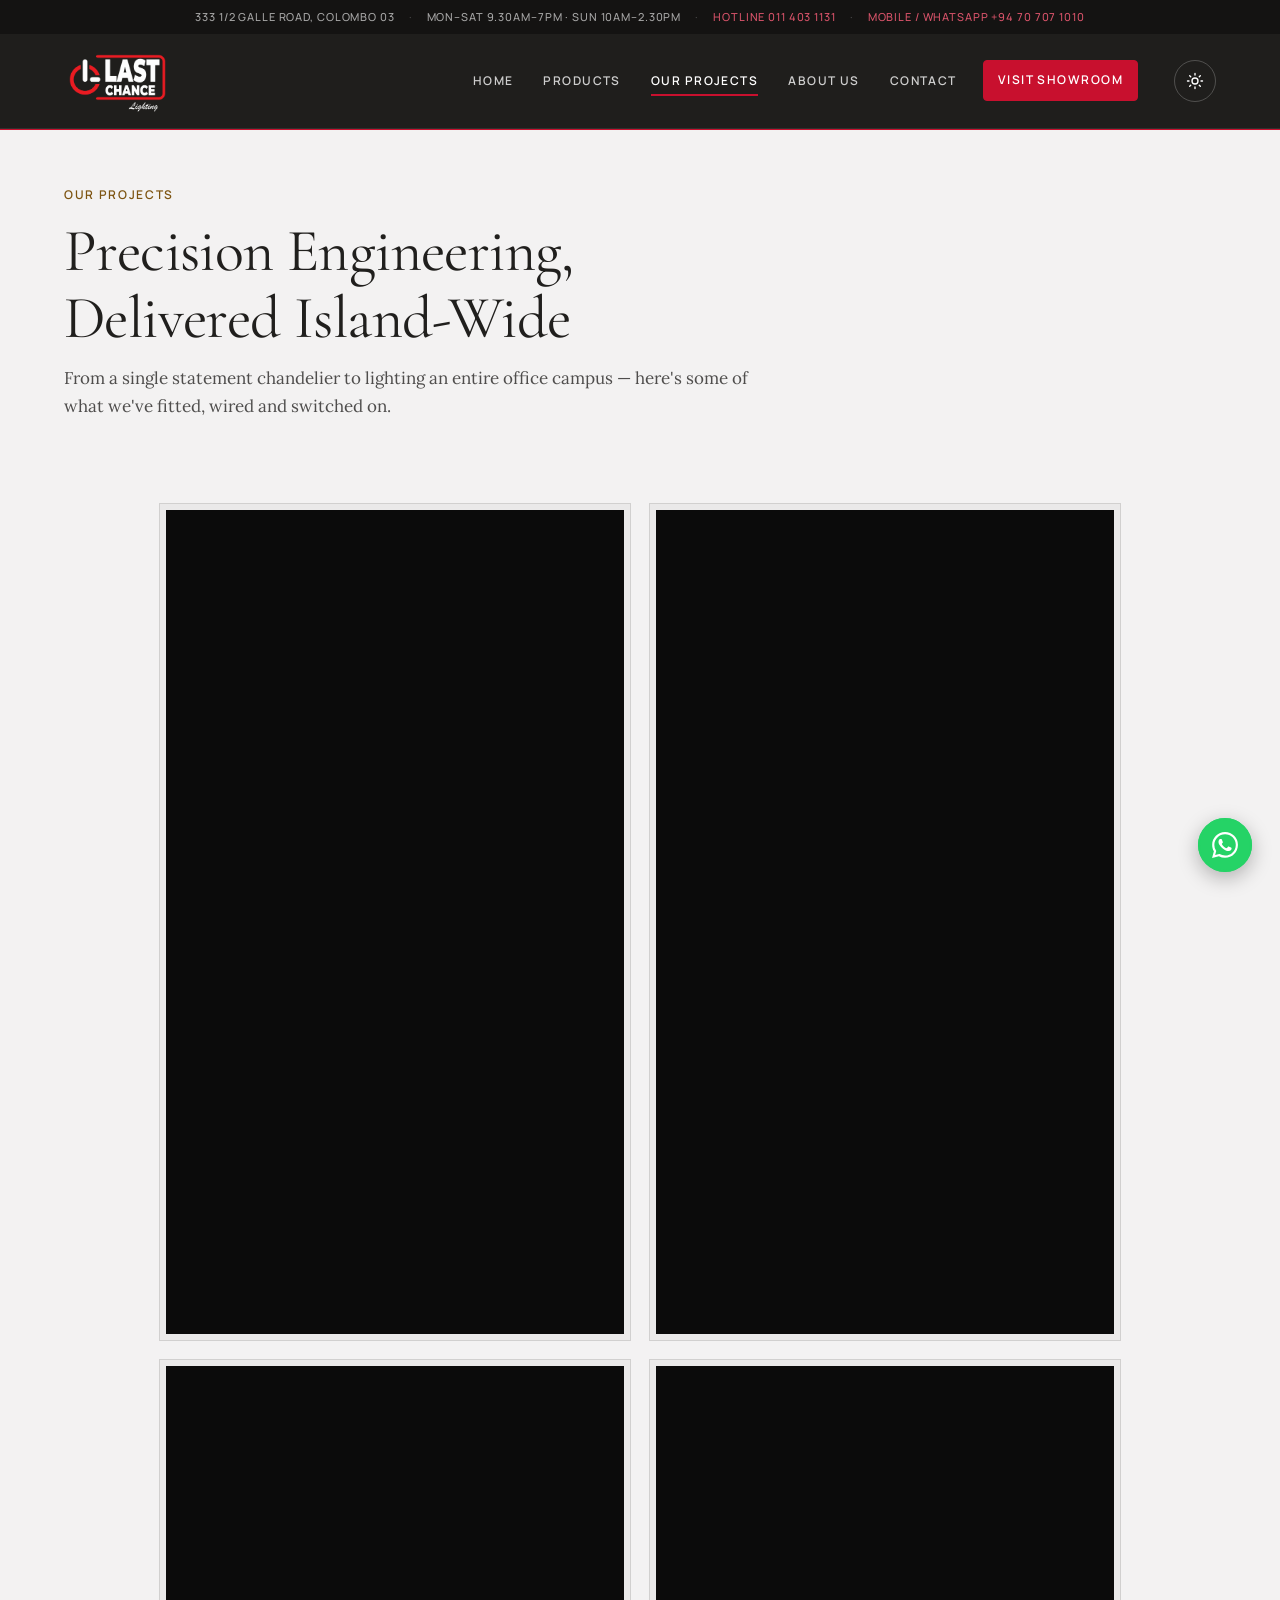
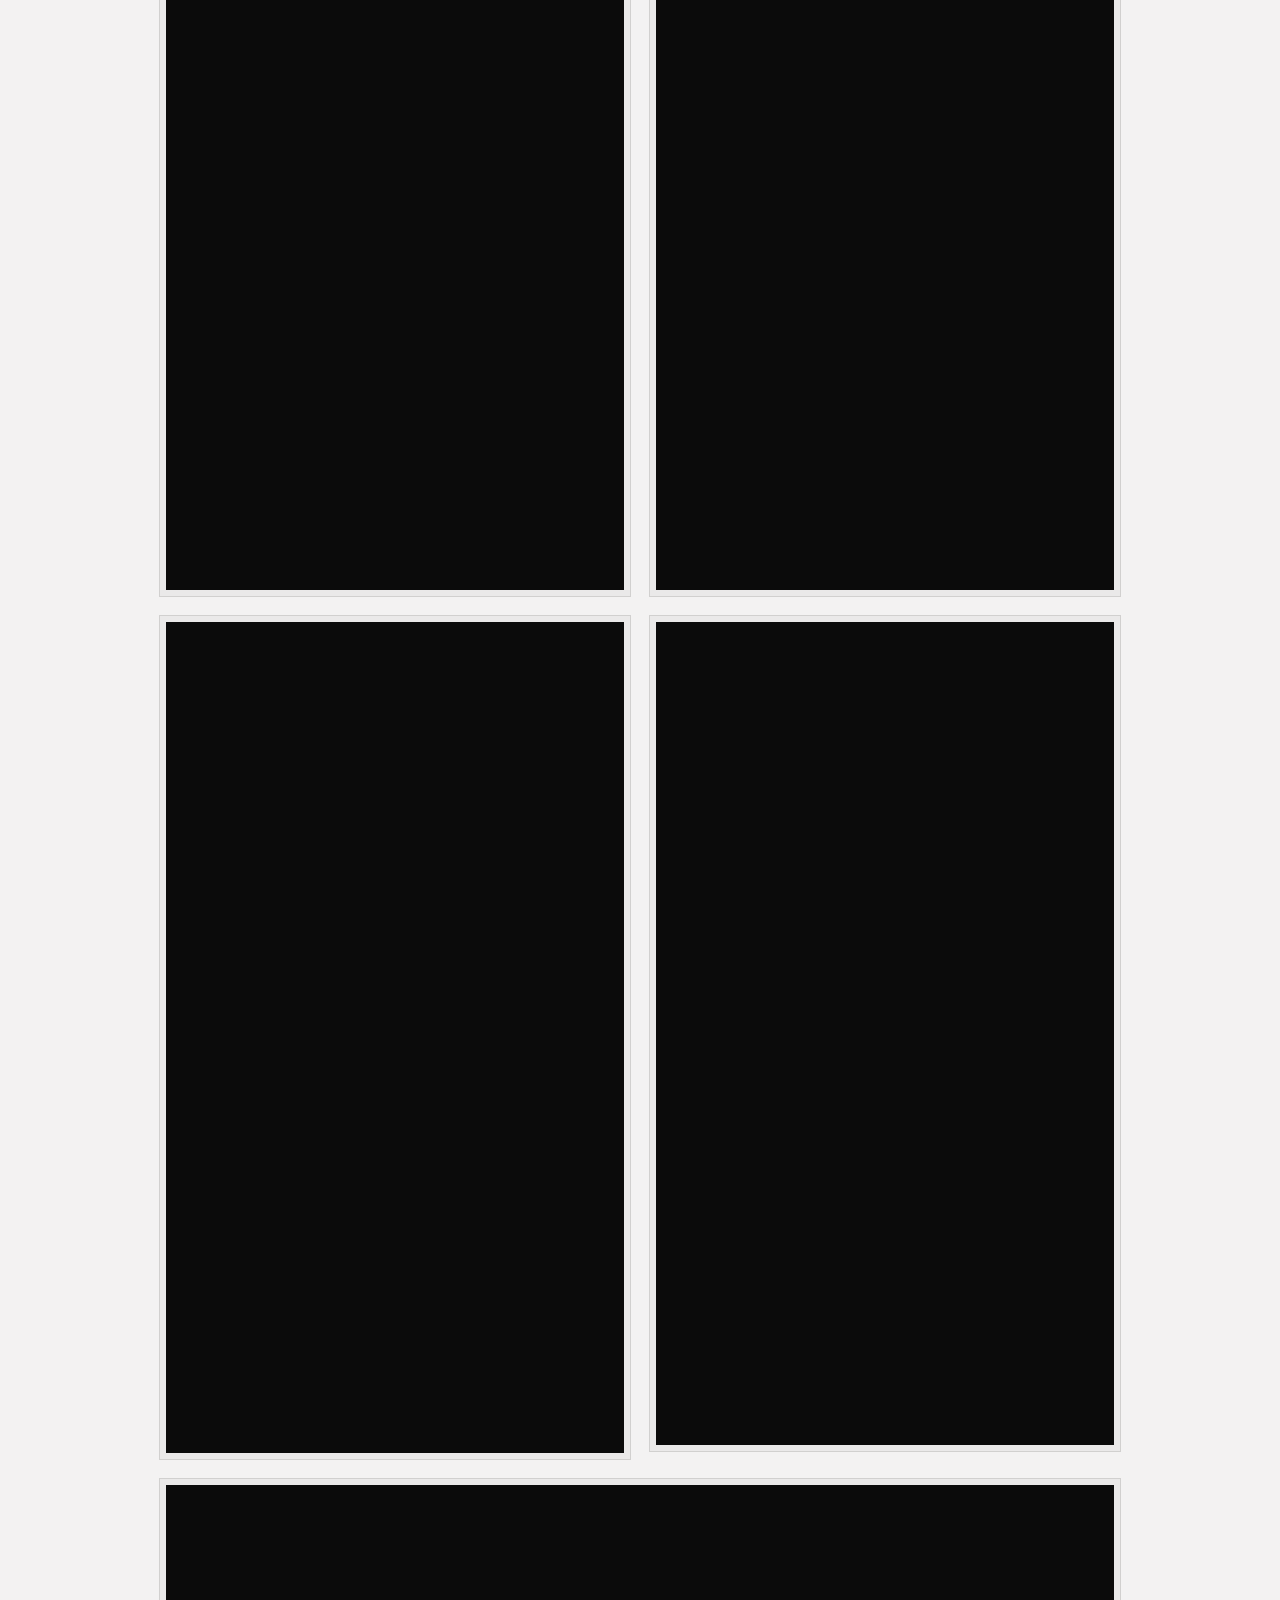
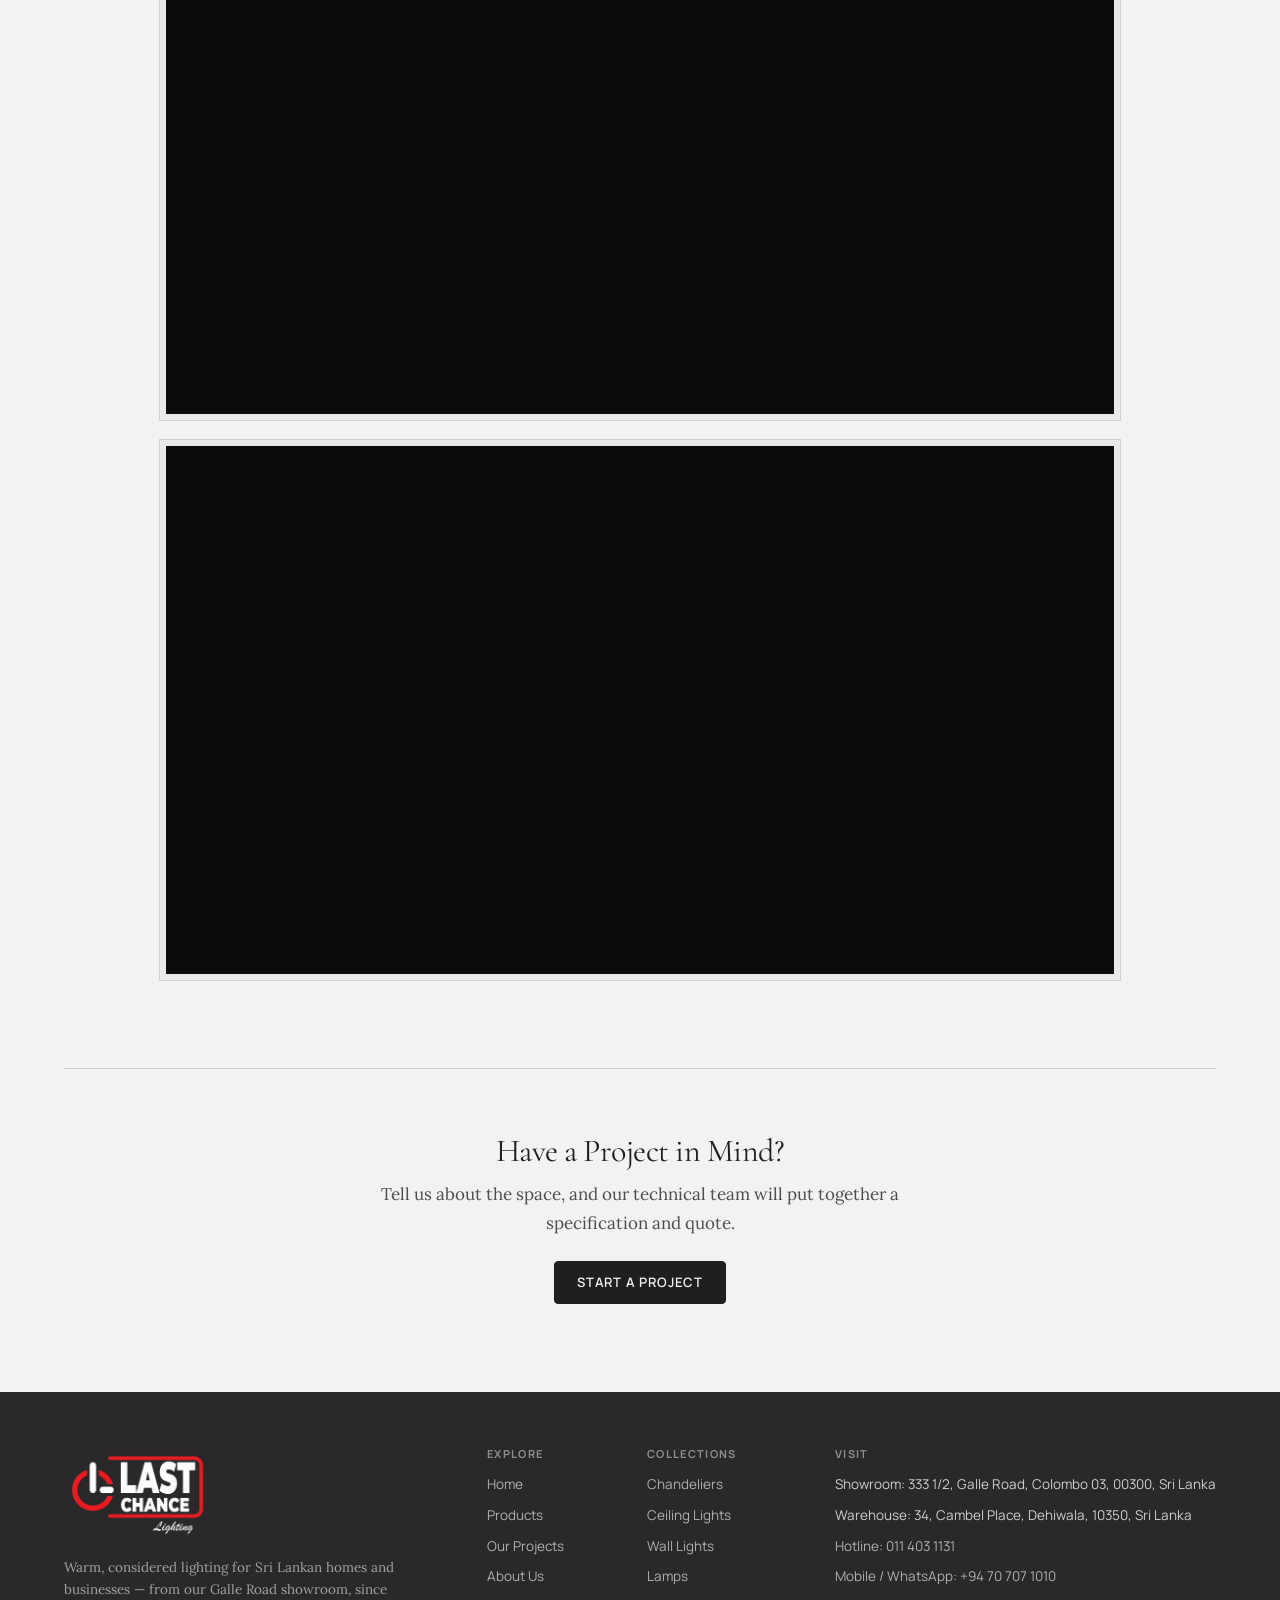
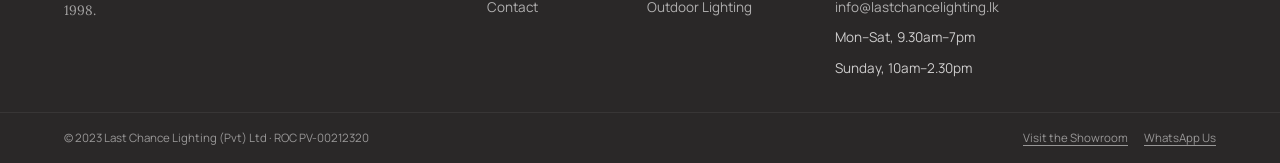
<file: projects.html>
<!DOCTYPE html>
<html lang="en">
<head>
<meta charset="utf-8"/>
<meta name="viewport" content="width=device-width, initial-scale=1"/>
<meta name="description" content="Lighting projects by Last Chance Lighting (Pvt) Ltd — hotels, offices, retail, residences and public spaces across Sri Lanka. Specified, wired and switched on since 1998."/>
<meta name="keywords" content="Last Chance Lighting projects, project lighting colombo, commercial lighting sri lanka, hotel lighting sri lanka, customised lighting projects"/>
<meta name="robots" content="index, follow"/>
<meta name="author" content="Last Chance Lighting (Pvt) Ltd"/>
<link rel="canonical" href="https://lastchancelighting.lk/projects"/>
<meta property="og:title" content="Our Projects | Last Chance Lighting (Pvt) Ltd Sri Lanka"/>
<meta property="og:description" content="From a single statement chandelier to lighting an entire office campus — some of what we've fitted, wired and switched on across Sri Lanka."/>
<meta property="og:type" content="website"/>
<meta property="og:url" content="https://lastchancelighting.lk/projects"/>
<meta property="og:site_name" content="Last Chance Lighting (Pvt) Ltd"/>
<meta property="og:locale" content="en_LK"/>
<meta name="twitter:card" content="summary"/>
<meta name="twitter:title" content="Our Projects | Last Chance Lighting (Pvt) Ltd Sri Lanka"/>
<meta name="twitter:description" content="From a single statement chandelier to lighting an entire office campus — some of what we've fitted, wired and switched on across Sri Lanka."/>
<title>Our Projects | Last Chance Lighting (Pvt) Ltd Sri Lanka</title>
<link rel="icon" type="image/png" href="favicon.png"/>
<script>(function(){var d=document.documentElement;d.className+=" js";var t=null;try{t=localStorage.getItem("lcl-theme");}catch(e){}if(t!=="dark"&&t!=="light"){t=(window.matchMedia&&window.matchMedia("(prefers-color-scheme: dark)").matches)?"dark":"light";}d.setAttribute("data-theme",t);/* preloader only on a cold open or a refresh, never on internal navigation */var s=true;try{var n=performance.getEntriesByType&&performance.getEntriesByType("navigation")[0];var r=n?n.type==="reload":(performance.navigation&&performance.navigation.type===1);s=!!r||!sessionStorage.getItem("lcl-seen");sessionStorage.setItem("lcl-seen","1");}catch(e){s=true;}if(s)d.className+=" preload";})();</script>
<link rel="preconnect" href="https://fonts.googleapis.com"/>
<link rel="preconnect" href="https://fonts.gstatic.com" crossorigin/>
<link href="https://fonts.googleapis.com/css2?family=Cormorant+Garamond:ital,wght@0,400;0,500;0,600;1,400;1,600&amp;family=Lora:ital,wght@0,400;0,500;0,600;1,400;1,500&amp;family=Manrope:wght@400;500;600;700;800&amp;display=swap" rel="stylesheet"/>
<link href="assets/classical.css" rel="stylesheet"/>
<script src="assets/seo.js" defer></script>
<script src="assets/site.js" defer></script>
</head>
<body>
<div class="preloader" id="preloader" aria-hidden="true">
  <div class="preloader__mark">
    <img class="preloader__logo" src="favicon.png" alt="" width="512" height="512"/>
    <div class="preloader__bar"></div>
  </div>
</div>
<a class="sr-only" href="#main">Skip to content</a>

<div class="topbar">
  <div class="wrap topbar__inner">
    <span>333 1/2 Galle Road, Colombo 03</span>
    <span class="topbar__sep">·</span>
    <span>Mon–Sat 9.30am–7pm · Sun 10am–2.30pm</span>
    <span class="topbar__sep">·</span>
    <a href="tel:+94114031131">Hotline 011 403 1131</a>
    <span class="topbar__sep">·</span>
    <a href="tel:+94707071010">Mobile / WhatsApp +94 70 707 1010</a>
  </div>
</div>

<header class="site-nav">
  <div class="wrap site-nav__inner">
    <a class="brand" href="/" aria-label="Last Chance Lighting (Pvt) Ltd — home">
      <img class="brand__img" src="logo.png" alt="Last Chance Lighting (Pvt) Ltd" width="600" height="358"/>
    </a>
    <button class="nav-toggle" type="button" aria-label="Toggle menu" aria-expanded="false" aria-controls="site-menu">
      <svg viewBox="0 0 24 24" fill="none" stroke="currentColor" stroke-width="2" stroke-linecap="round"><path d="M3 6h18"/><path d="M3 12h18"/><path d="M3 18h18"/></svg>
    </button>
    <nav class="nav-links" id="site-menu">
      <a href="/">Home</a>
      <a href="products.html">Products</a>
      <a href="projects.html" aria-current="page">Our Projects</a>
      <a href="about.html">About Us</a>
      <a href="contact.html">Contact</a>
      <a class="btn nav-links__cta" href="contact.html#showroom">Visit Showroom</a>
    </nav>
    <button class="theme-toggle" type="button" aria-pressed="false" aria-label="Switch to evening mode" title="Evening mode">
      <svg class="theme-toggle__sun" viewBox="0 0 24 24" fill="none" stroke="currentColor" stroke-width="1.8" stroke-linecap="round" aria-hidden="true"><circle cx="12" cy="12" r="4"/><path d="M12 2v2M12 20v2M4.9 4.9l1.4 1.4M17.7 17.7l1.4 1.4M2 12h2M20 12h2M4.9 19.1l1.4-1.4M17.7 6.3l1.4-1.4"/></svg>
      <svg class="theme-toggle__moon" viewBox="0 0 24 24" fill="none" stroke="currentColor" stroke-width="1.8" stroke-linecap="round" stroke-linejoin="round" aria-hidden="true"><path d="M21 12.8A9 9 0 1 1 11.2 3a7 7 0 0 0 9.8 9.8Z"/></svg>
    </button>
  </div>
</header>

<main id="main">
<section class="section--tight wrap" style="padding-top:clamp(40px,6vw,56px)">
  <span class="kicker">Our Projects</span>
  <h1 style="margin-bottom:12px;max-width:20ch">Precision Engineering, Delivered Island-Wide</h1>
  <p class="lead" style="max-width:64ch">From a single statement chandelier to lighting an entire office campus — here's some of what we've fitted, wired and switched on.</p>
</section>

<section class="section section--handoff wrap" style="padding-top:24px">
  <div class="grid cols-2 video-wall">
    <figure class="plate plate--video" style="aspect-ratio: 478 / 850">
      <video data-src="vids/video1.mp4" muted loop playsinline preload="none" aria-label="Project installation clip"></video>
    </figure>
    <figure class="plate plate--video" style="aspect-ratio: 478 / 850">
      <video data-src="vids/video3.mp4" muted loop playsinline preload="none" aria-label="Project installation clip"></video>
    </figure>
    <figure class="plate plate--video" style="aspect-ratio: 478 / 850">
      <video data-src="vids/video4.mp4" muted loop playsinline preload="none" aria-label="Project installation clip"></video>
    </figure>
    <figure class="plate plate--video" style="aspect-ratio: 478 / 850">
      <video data-src="vids/video5.mp4" muted loop playsinline preload="none" aria-label="Project installation clip"></video>
    </figure>
    <figure class="plate plate--video" style="aspect-ratio: 464 / 832">
      <video data-src="vids/video7.mp4" muted loop playsinline preload="none" aria-label="Project installation clip"></video>
    </figure>
    <figure class="plate plate--video" style="aspect-ratio: 576 / 1024">
      <video data-src="vids/video8.mp4" muted loop playsinline preload="none" aria-label="Project installation clip"></video>
    </figure>
    <figure class="plate plate--video video-wall__wide" style="aspect-ratio: 848 / 478">
      <video data-src="vids/video2.mp4" muted loop playsinline preload="none" aria-label="Project installation clip"></video>
    </figure>
    <figure class="plate plate--video video-wall__wide" style="aspect-ratio: 1024 / 576">
      <video data-src="vids/video6.mp4" muted loop playsinline preload="none" aria-label="Project installation clip"></video>
    </figure>
  </div>
</section>

<hr class="rule rule--inset"/>

<section class="section section--handoff wrap" style="text-align:center">
  <h2 style="margin-bottom:12px">Have a Project in Mind?</h2>
  <p class="lead" style="max-width:56ch;margin:0 auto 24px">Tell us about the space, and our technical team will put together a specification and quote.</p>
  <a href="contact.html" class="btn btn-primary">Start a project</a>
</section>
</main>

<footer class="site-footer">
  <div class="wrap site-footer__inner">
    <div class="footer-brand">
      <a class="brand" href="/" aria-label="Last Chance Lighting (Pvt) Ltd — home">
        <img class="brand__img" src="logo.png" alt="Last Chance Lighting (Pvt) Ltd" width="600" height="358"/>
      </a>
      <p>Warm, considered lighting for Sri Lankan homes and businesses — from our Galle Road showroom, since 1998.</p>
    </div>
    <div class="footer-col">
      <h2>Explore</h2>
      <ul>
        <li><a href="/">Home</a></li>
        <li><a href="products.html">Products</a></li>
        <li><a href="projects.html">Our Projects</a></li>
        <li><a href="about.html">About Us</a></li>
        <li><a href="contact.html">Contact</a></li>
      </ul>
    </div>
    <div class="footer-col">
      <h2>Collections</h2>
      <ul>
        <li><a href="products.html?category=Chandeliers">Chandeliers</a></li>
        <li><a href="products.html?category=Ceiling%20Lights">Ceiling Lights</a></li>
        <li><a href="products.html?category=Wall%20Lights">Wall Lights</a></li>
        <li><a href="products.html?category=Lamps">Lamps</a></li>
        <li><a href="products.html?category=Outdoor%20Lighting">Outdoor Lighting</a></li>
      </ul>
    </div>
    <div class="footer-col">
      <h2>Visit</h2>
      <ul>
        <li>Showroom: 333 1/2, Galle Road, Colombo 03, 00300, Sri Lanka</li>
        <li>Warehouse: 34, Cambel Place, Dehiwala, 10350, Sri Lanka</li>
        <li><a href="tel:+94114031131">Hotline: 011 403 1131</a></li>
        <li><a href="tel:+94707071010">Mobile / WhatsApp: +94 70 707 1010</a></li>
        <li><a href="mailto:info@lastchancelighting.lk">info@lastchancelighting.lk</a></li>
        <li>Mon–Sat, 9.30am–7pm</li>
        <li>Sunday, 10am–2.30pm</li>
      </ul>
    </div>
  </div>
  <div class="wrap footer-bottom">
    <span>© 2023 Last Chance Lighting (Pvt) Ltd · ROC PV-00212320</span>
    <span class="footer-bottom__links"><a href="contact.html#showroom">Visit the Showroom</a><a href="https://wa.me/94707071010" target="_blank" rel="noopener">WhatsApp Us</a></span>
  </div>
</footer>
<a class="wa-fab" href="https://wa.me/94707071010?text=Hi%20Last%20Chance%20Lighting%2C%20I%27d%20like%20to%20ask%20about%20a%20light%20fitting."
   target="_blank" rel="noopener" aria-label="Chat with Last Chance Lighting on WhatsApp">
  <svg viewBox="0 0 24 24" fill="currentColor" aria-hidden="true"><path d="M17.472 14.382c-.297-.149-1.758-.867-2.03-.967-.273-.099-.471-.148-.67.15-.197.297-.767.966-.94 1.164-.173.199-.347.223-.644.075-.297-.15-1.255-.463-2.39-1.475-.883-.788-1.48-1.761-1.653-2.059-.173-.297-.018-.458.13-.606.134-.133.298-.347.446-.52.149-.174.198-.298.298-.497.099-.198.05-.371-.025-.52-.075-.149-.669-1.612-.916-2.207-.242-.579-.487-.5-.669-.51a12.8 12.8 0 0 0-.57-.01c-.198 0-.52.074-.792.372-.272.297-1.04 1.016-1.04 2.479 0 1.462 1.065 2.875 1.213 3.074.149.198 2.096 3.2 5.077 4.487.709.306 1.262.489 1.694.625.712.227 1.36.195 1.872.118.571-.085 1.758-.719 2.006-1.413.248-.694.248-1.289.173-1.413-.074-.124-.272-.198-.57-.347m-5.421 7.403h-.004a9.87 9.87 0 0 1-5.031-1.378l-.361-.214-3.741.982.998-3.648-.235-.374a9.86 9.86 0 0 1-1.51-5.26c.001-5.45 4.436-9.884 9.888-9.884 2.64 0 5.122 1.03 6.988 2.898a9.825 9.825 0 0 1 2.893 6.994c-.003 5.45-4.437 9.884-9.885 9.884m8.413-18.297A11.815 11.815 0 0 0 12.05 0C5.495 0 .16 5.335.157 11.892c0 2.096.547 4.142 1.588 5.945L.057 24l6.305-1.654a11.882 11.882 0 0 0 5.683 1.448h.005c6.554 0 11.89-5.335 11.893-11.893a11.821 11.821 0 0 0-3.48-8.413Z"/></svg>
  <span class="wa-fab__label">WhatsApp</span>
</a>
</body>
</html>
</file>
<file: assets/classical.css>
/* ==========================================================================
   Last Chance Lighting — "Classical" design system
   Cormorant Garamond headings · Lora body · Manrope UI
   Plain CSS on plain HTML. Retune tokens in :root and the rest follows.
   ========================================================================== */

:root {
  --color-bg: #f3f2f2;
  --color-surface: #eae9e9;
  --color-surface-2: #f8f4f4;
  --color-text: #201f1d;
  --color-accent: #b68235;          /* warm brass — numerals, small marks   */
  --color-accent-700: #7d5411;      /* deep brass — section kickers          */
  --color-brand: #c8102e;           /* Last Chance red — logo, live accents  */
  --color-brand-dark: #a60c25;
  --color-divider: color-mix(in srgb, #201f1d 16%, transparent);

  --color-neutral-100: #f8f4f4;
  --color-neutral-200: #eae7e7;
  --color-neutral-300: #d7d3d3;
  --color-neutral-800: #444141;
  --color-neutral-900: #2d2b2b;

  --color-accent-100: #fff3e4;
  --color-accent-800: #5a3b0a;

  --font-heading: "Cormorant Garamond", Georgia, "Times New Roman", serif;
  --font-body: "Lora", Georgia, "Times New Roman", serif;
  --font-ui: "Manrope", system-ui, -apple-system, "Segoe UI", sans-serif;

  --radius-sm: 2px;
  --radius-md: 4px;
  --radius-lg: 7px;

  --shadow-sm: 0 1px 2px color-mix(in srgb, #2d2b2b 14%, transparent);
  --shadow-md: 0 3px 10px color-mix(in srgb, #2d2b2b 16%, transparent);
  --shadow-lg: 0 12px 32px color-mix(in srgb, #2d2b2b 22%, transparent);

  --wrap: 1280px;
  --pad: clamp(20px, 5vw, 72px);
}

*, *::before, *::after { box-sizing: border-box; }

html { -webkit-text-size-adjust: 100%; scroll-behavior: smooth; }
@media (prefers-reduced-motion: reduce) {
  html { scroll-behavior: auto; }
}

body {
  margin: 0;
  background: var(--color-bg);
  color: var(--color-text);
  font-family: var(--font-body);
  font-size: 15px;
  line-height: 1.6;
  font-weight: 400;
  -webkit-font-smoothing: antialiased;
}

h1, h2, h3, h4, h5, h6 {
  font-family: var(--font-heading);
  font-weight: 600;
  line-height: 1.12;
  letter-spacing: -0.015em;
  margin: 0 0 0.5em;
}
h1 { font-size: clamp(38px, 5.2vw, 60px); font-weight: 400; letter-spacing: -0.01em; }
h2 { font-size: clamp(26px, 3.4vw, 32px); font-weight: 400; }
h3 { font-size: 22px; }
h4 { font-size: 19px; font-weight: 600; }

p { margin: 0 0 1rem; }
a { color: var(--color-accent-700); text-underline-offset: 3px; }
img { display: block; max-width: 100%; height: auto; }
figure { margin: 0; }
:focus { outline: none; }
:focus-visible { outline: 2px solid var(--color-brand); outline-offset: 2px; }
::selection { background: color-mix(in srgb, var(--color-brand) 24%, transparent); }

.text-muted { color: color-mix(in srgb, var(--color-text) 55%, transparent); }
.sr-only {
  position: absolute; width: 1px; height: 1px; padding: 0; margin: -1px;
  overflow: hidden; clip: rect(0 0 0 0); white-space: nowrap; border: 0;
}

/* — layout helpers — */
.wrap { max-width: var(--wrap); margin: 0 auto; padding-inline: var(--pad); }
.section { padding-block: clamp(48px, 8vw, 64px); }
.section--tight { padding-block: clamp(32px, 6vw, 44px); }
.section--handoff { padding-bottom: clamp(64px, 10vw, 88px); }
.stack-sm > * + * { margin-top: 0.75rem; }

.rule { height: 1px; border: 0; margin: 0; background: var(--color-divider); }
.rule--inset { margin-inline: var(--pad); }

.kicker {
  display: block;
  font-family: var(--font-ui);
  font-size: 12px;
  font-weight: 600;
  letter-spacing: 0.14em;
  text-transform: uppercase;
  color: var(--color-accent-700);
  margin-bottom: 14px;
}
.lead {
  font-size: clamp(15px, 1.6vw, 17px);
  line-height: 1.65;
  max-width: 60ch;
  color: color-mix(in srgb, var(--color-text) 78%, transparent);
}
.section-head {
  display: flex; align-items: flex-end; justify-content: space-between;
  gap: 24px; flex-wrap: wrap; margin-bottom: 32px;
}
.section-head h2 { margin: 0; }

/* — grids — */
.grid { display: grid; gap: 20px; }
.grid.cols-2 { grid-template-columns: repeat(2, 1fr); }
.grid.cols-3 { grid-template-columns: repeat(3, 1fr); }
.grid.cols-4 { grid-template-columns: repeat(4, 1fr); }
.grid.cols-5 { grid-template-columns: repeat(5, 1fr); }
.grid.gap-lg { gap: clamp(20px, 3vw, 32px); }

@media (max-width: 1080px) {
  .grid.cols-5 { grid-template-columns: repeat(3, 1fr); }
}
@media (max-width: 900px) {
  .grid.cols-3, .grid.cols-4, .grid.cols-5 { grid-template-columns: repeat(2, 1fr); }
}
@media (max-width: 560px) {
  .grid.cols-2, .grid.cols-3, .grid.cols-4, .grid.cols-5 { grid-template-columns: 1fr; }
}

/* — split layout (image + copy) — */
.split {
  display: grid;
  grid-template-columns: minmax(0, 7fr) minmax(0, 5fr);
  gap: 48px clamp(32px, 6vw, 96px);
  align-items: center;
}
.split--even { grid-template-columns: 1fr 1fr; }
.split--reverse { grid-template-columns: minmax(0, 5fr) minmax(0, 7fr); }
.split--wide-media { grid-template-columns: minmax(0, 3fr) minmax(0, 2fr); }
@media (max-width: 860px) {
  .split, .split--even, .split--reverse, .split--wide-media { grid-template-columns: 1fr; gap: 32px; }
  .split--reverse > figure { order: -1; }
}

/* — buttons — */
.btn {
  position: relative; overflow: hidden; isolation: isolate;
  display: inline-flex; align-items: center; justify-content: center; gap: 8px;
  cursor: pointer; text-decoration: none;
  font-family: var(--font-ui); font-weight: 600;
  font-size: 13px; letter-spacing: 0.06em; text-transform: uppercase;
  line-height: 1.2; color: var(--color-text);
  background: transparent; border: 1px solid transparent;
  padding: 13px 22px; border-radius: var(--radius-md);
  transition: background .18s ease, color .2s ease, border-color .18s ease, transform .18s ease;
}
.btn svg { display: block; width: 14px; height: 14px; transition: transform .2s ease; }
.btn:hover svg { transform: translateX(3px); }
.btn:active { transform: translateY(1px); }

/* fill-sweep behind the label (outline buttons only — filled ones hide it) */
.btn::before {
  content: ""; position: absolute; inset: 0; z-index: -1;
  background: var(--color-text);
  transform: scaleX(0); transform-origin: left center;
  transition: transform .3s cubic-bezier(.4, 0, .2, 1);
}

.btn-primary { background: var(--color-text); color: var(--color-bg); border-color: var(--color-text); }
.btn-primary:hover { background: #000; border-color: #000; }

.btn-secondary { border-color: var(--color-divider); color: var(--color-text); }
.btn-secondary:hover { color: var(--color-bg); border-color: var(--color-text); }
.btn-secondary:hover::before { transform: scaleX(1); }

.btn-ghost {
  overflow: visible; color: var(--color-accent-700); padding: 4px 0; border: 0; border-radius: 0;
  align-self: flex-start;
  background-image: linear-gradient(currentColor, currentColor);
  background-size: 0% 1px; background-position: 0 100%; background-repeat: no-repeat;
  transition: color .18s ease, background-size .28s cubic-bezier(.4, 0, .2, 1);
}
.btn-ghost::before { content: none; }
.btn-ghost:hover { color: var(--color-brand); background-size: 100% 1px; }

.btn-block { width: 100%; }
.btn-lg { padding: 15px 28px; }

@media (prefers-reduced-motion: reduce) {
  .btn, .btn svg, .btn::before, .btn-ghost { transition: none; }
  .btn:hover svg { transform: none; }
  .btn-secondary:hover::before { transform: scaleX(1); }
}

/* — cards — */
.card {
  display: flex; flex-direction: column; gap: 10px;
  padding: 24px; border-radius: var(--radius-md);
  background: transparent; border: 1px solid var(--color-divider);
}
.card--media { padding: 0; overflow: hidden; }
.card--link { text-decoration: none; color: inherit; transition: border-color .18s ease, box-shadow .18s ease; }
.card--link:hover { border-color: color-mix(in srgb, var(--color-text) 40%, transparent); box-shadow: var(--shadow-sm); }
.card__pad { padding: 18px; display: flex; flex-direction: column; gap: 8px; flex: 1; }
.card__kicker {
  font-family: var(--font-ui); font-size: 10px; font-weight: 600;
  letter-spacing: 0.12em; text-transform: uppercase; color: var(--color-accent-700);
}
.card__title { font-family: var(--font-heading); font-weight: 600; font-size: 18px; line-height: 1.2; }
.card__body { margin: 0; font-size: 13.5px; opacity: 0.82; flex: 1; }
.card__meta {
  display: flex; flex-direction: column; gap: 3px;
  font-size: 11.5px; opacity: 0.62; margin-top: 4px;
}

/* — index numerals (Elegant/Modern/Statement, Why-us, timeline) — */
.numeral {
  font-family: var(--font-heading); font-weight: 400;
  color: var(--color-accent);
  font-feature-settings: "tnum" 1;
  line-height: 1;
}
.numeral--sm { font-size: 26px; }
.numeral--md { font-size: 34px; }
.numeral--lg { font-size: 40px; }

/* — tags — */
.tag {
  display: inline-flex; align-items: center; align-self: flex-start;
  font-family: var(--font-ui); font-size: 10.5px; font-weight: 600;
  letter-spacing: 0.08em; text-transform: uppercase;
  padding: 4px 10px; border-radius: var(--radius-sm);
}
.tag-accent { background: var(--color-accent-100); color: var(--color-accent-800); }
.tag-neutral { background: var(--color-neutral-200); color: var(--color-neutral-800); }
.tag-outline { border: 1px solid var(--color-accent-700); color: var(--color-accent-700); }
button.tag { cursor: pointer; }

/* — image placeholder frame — */
.plate {
  position: relative;
  box-sizing: border-box;
  border: 6px solid var(--color-surface);
  outline: 1px solid var(--color-divider);
  background:
    repeating-linear-gradient(-45deg,
      color-mix(in srgb, var(--color-text) 3%, var(--color-bg)) 0 10px,
      color-mix(in srgb, var(--color-text) 6%, var(--color-bg)) 10px 20px);
  display: grid; place-items: center;
  overflow: hidden;
}
.plate__label {
  font-family: var(--font-ui);
  font-size: 10.5px; font-weight: 600; letter-spacing: 0.1em; text-transform: uppercase;
  color: color-mix(in srgb, var(--color-text) 45%, transparent);
  text-align: center; padding: 16px; max-width: 26ch;
}
.plate::before, .plate::after {
  content: ""; position: absolute; width: 14px; height: 14px;
  border: 1px solid color-mix(in srgb, var(--color-text) 22%, transparent);
}
.plate::before { top: 8px; left: 8px; border-right: 0; border-bottom: 0; }
.plate::after { bottom: 8px; right: 8px; border-left: 0; border-top: 0; }
.plate.flush-top { border-top-width: 8px; border-inline-width: 8px; border-bottom-width: 0; }

/* framed video (Projects) — the figure carries the clip's own aspect-ratio */
.plate--video { background: #0b0b0b; }
.plate--video::before, .plate--video::after { display: none; }
.plate--video video {
  width: 100%; height: 100%; object-fit: cover; display: block;
  grid-area: 1 / 1;
}
/* keep each tile at its native ratio instead of stretching to the row */
.video-wall { align-items: start; max-width: 960px; margin-inline: auto; }
.video-wall__wide { grid-column: 1 / -1; }

.ar-4-5 { aspect-ratio: 4 / 5; }
.ar-1-1 { aspect-ratio: 1 / 1; }
.ar-4-3 { aspect-ratio: 4 / 3; }
.ar-3-2 { aspect-ratio: 3 / 2; }

/* — utility bar above the nav — */
.topbar {
  background: #141312;
  color: color-mix(in srgb, #fff 62%, transparent);
  font-family: var(--font-ui);
  font-size: 11px; font-weight: 500; letter-spacing: 0.08em;
}
.topbar__inner {
  display: flex; align-items: center; justify-content: center;
  flex-wrap: wrap; gap: 5px 14px; padding-block: 8px; text-transform: uppercase;
}
.topbar a { color: color-mix(in srgb, var(--color-brand) 72%, #fff); text-decoration: none; }
.topbar a:hover { color: #fff; }
.topbar__sep { opacity: 0.35; }

/* — primary navigation — dark bar, sits under the reversed-out logo — */
.site-nav {
  position: sticky; top: 0; z-index: 50;
  background: #1f1e1c;
  border-bottom: 1px solid rgba(255, 255, 255, 0.08);
  box-shadow: 0 1px 0 var(--color-brand);
  font-family: var(--font-ui);
  transition: box-shadow .28s ease;
}
.site-nav.is-scrolled { box-shadow: 0 1px 0 var(--color-brand), 0 10px 24px rgba(0, 0, 0, 0.28); }
.site-nav__inner {
  display: flex; align-items: center; gap: clamp(16px, 3vw, 36px);
  min-height: 94px; padding-block: 12px;
  transition: min-height .28s ease, padding-block .28s ease;
}
.site-nav.is-scrolled .site-nav__inner { min-height: 68px; padding-block: 8px; }
.brand {
  display: flex; align-items: center;
  text-decoration: none; color: inherit; margin-right: auto;
}
.brand__img { height: 64px; width: auto; display: block; transition: height .28s ease; }
.site-nav.is-scrolled .brand__img { height: 46px; }

.nav-links { display: flex; align-items: center; gap: 2px; }
.nav-links a {
  position: relative;
  color: color-mix(in srgb, #fff 78%, transparent);
  text-decoration: none;
  font-size: 12px; font-weight: 600; letter-spacing: 0.12em; text-transform: uppercase;
  padding: 12px 14px;
  transition: color .18s ease;
}
.nav-links a:hover { color: #fff; }
.nav-links a[aria-current="page"] { color: #fff; }
/* underline: draws in on hover, held open for the current page */
.nav-links a:not(.nav-links__cta)::after {
  content: ""; position: absolute; left: 14px; right: 14px; bottom: 6px;
  height: 2px; background: var(--color-brand);
  transform: scaleX(0); transform-origin: left center;
  transition: transform .26s cubic-bezier(.4, 0, .2, 1);
}
.nav-links a:not(.nav-links__cta):hover::after,
.nav-links a[aria-current="page"]::after { transform: scaleX(1); }
.nav-links__cta {
  margin-left: 10px;
  background: var(--color-brand); border-color: var(--color-brand);
  color: #fff !important; letter-spacing: 0.12em;
}
.nav-links__cta::after { display: none !important; }
.nav-links__cta:hover { background: var(--color-brand-dark); border-color: var(--color-brand-dark); color: #fff !important; }

.nav-toggle {
  display: none;
  margin-left: auto;
  width: 42px; height: 42px; padding: 0;
  border: 1px solid rgba(255, 255, 255, 0.22); border-radius: var(--radius-md);
  background: transparent; color: #fff; cursor: pointer;
  align-items: center; justify-content: center;
}
.nav-toggle svg { width: 20px; height: 20px; display: block; }

@media (max-width: 860px) {
  .brand__img { height: 52px; }
  .site-nav__inner { min-height: 78px; }
  .nav-toggle { display: inline-flex; }
  .nav-links {
    position: absolute; left: 0; right: 0; top: 100%;
    flex-direction: column; align-items: stretch; gap: 0;
    background: #1f1e1c;
    border-bottom: 1px solid rgba(255, 255, 255, 0.1);
    box-shadow: var(--shadow-lg);
    padding: 8px var(--pad) 20px;
    display: none;
  }
  .nav-links.is-open { display: flex; }
  .nav-links a { padding: 15px 0; border-bottom: 1px solid rgba(255, 255, 255, 0.09); font-size: 13px; }
  .nav-links a::after { display: none; }
  .site-nav.is-scrolled .site-nav__inner { min-height: 62px; }
  .site-nav.is-scrolled .brand__img { height: 42px; }
  .nav-links__cta { margin: 16px 0 0; border-bottom: 0 !important; text-align: center; justify-content: center; }
}

/* — hero carousel (home) — */
.hero { padding-block: clamp(48px, 8vw, 88px) clamp(40px, 6vw, 64px); }
.hero__carousel { position: relative; overflow: hidden; }

/* slides stack in one grid cell and crossfade with a slow Ken-Burns drift */
.hero__slides { display: grid; }
.hero__slides > * {
  grid-area: 1 / 1;
  opacity: 0;
  transform: scale(1.06);
  transition: opacity 0.9s ease, transform 6.5s ease-out;
  pointer-events: none;
}
.hero__slides > .is-active {
  opacity: 1;
  transform: scale(1);
  pointer-events: auto;
}

/* hero intro — staggered entrance on load (pure CSS, gated on .js) */
@keyframes heroIn {
  from { opacity: 0; transform: translateY(16px); }
  to   { opacity: 1; transform: none; }
}
.js .hero__intro > *,
.js .hero__carousel {
  opacity: 0;
  animation: heroIn 0.7s cubic-bezier(0.4, 0, 0.2, 1) both;
}
.js .hero__intro > :nth-child(1) { animation-delay: 0.05s; }
.js .hero__intro > :nth-child(2) { animation-delay: 0.14s; }
.js .hero__intro > :nth-child(3) { animation-delay: 0.23s; }
.js .hero__intro > :nth-child(4) { animation-delay: 0.32s; }
.js .hero__intro > :nth-child(5) { animation-delay: 0.41s; }
.js .hero__carousel { animation-delay: 0.18s; }

@media (prefers-reduced-motion: reduce) {
  .hero__slides > * { transition: opacity 0.2s linear; transform: none; }
  .hero__slides > .is-active { transform: none; }
  .js .hero__intro > *, .js .hero__carousel { opacity: 1; animation: none; }
}

.hero__controls {
  display: flex; align-items: center; gap: 14px;
  margin-top: 28px;
}
.hero__dots { display: flex; gap: 8px; }
.hero__dot {
  width: 32px; height: 3px; padding: 0; border: 0; cursor: pointer;
  background: color-mix(in srgb, var(--color-text) 20%, transparent);
}
.hero__dot.is-active { background: var(--color-brand); }
.hero__arrows { display: flex; gap: 6px; margin-left: auto; }
.hero__arrow {
  width: 38px; height: 38px; padding: 0; cursor: pointer;
  border: 1px solid var(--color-divider); border-radius: var(--radius-md);
  background: transparent; display: inline-flex; align-items: center; justify-content: center;
}
.hero__arrow svg { width: 16px; height: 16px; display: block; }
.hero__count { font-family: var(--font-ui); font-size: 12px; letter-spacing: 0.08em; opacity: 0.6; }

.cta-row { display: flex; gap: 14px; flex-wrap: wrap; margin-top: 32px; }

/* — stat band — */
.stat-band { background: color-mix(in srgb, var(--color-neutral-900) 94%, black); color: var(--color-bg); }
.stat-band__inner {
  display: grid; grid-template-columns: repeat(4, 1fr); gap: 24px;
  padding-block: clamp(40px, 6vw, 56px);
}
.stat {
  text-align: center;
  display: flex; flex-direction: column; align-items: center;
}
.stat__value {
  font-family: var(--font-heading); font-weight: 400; font-size: clamp(34px, 4.4vw, 46px);
  color: color-mix(in srgb, var(--color-brand) 65%, #fff);
  line-height: 1; margin-bottom: 8px; font-feature-settings: "tnum" 1;
  font-variant-numeric: tabular-nums;
}
.stat__label {
  font-family: var(--font-ui); font-size: 10.5px; font-weight: 600;
  letter-spacing: 0.12em; text-transform: uppercase;
  color: color-mix(in srgb, #fff 62%, transparent);
}
@media (max-width: 720px) { .stat-band__inner { grid-template-columns: repeat(2, 1fr); gap: 32px 20px; } }

/* — timeline (About "Along the Way") — dark band, borrows the stat palette — */
.timeline {
  background: color-mix(in srgb, var(--color-neutral-900) 94%, black);
  color: var(--color-bg);
}
.timeline__inner { padding-block: clamp(48px, 8vw, 72px); }
.timeline h2 { margin: 0 0 36px; }
.timeline__item { position: relative; text-align: center; }
.timeline__year {
  font-family: var(--font-heading); font-weight: 400;
  font-size: clamp(30px, 4vw, 42px); line-height: 1; margin-bottom: 10px;
  color: color-mix(in srgb, var(--color-brand) 65%, #fff);
  font-feature-settings: "tnum" 1; font-variant-numeric: tabular-nums;
}
.timeline__note { font-size: 14px; opacity: 0.72; margin: 0; }

/* #9 — connecting rail that draws across on scroll, nodes lighting in turn */
.timeline__grid { position: relative; padding-top: 62px; }
.timeline__grid::before,
.timeline__grid::after {
  content: ""; position: absolute; left: 0; right: 0; top: 15px; height: 2px;
}
.timeline__grid::before { background: rgba(255, 255, 255, 0.14); }
.timeline__grid::after {
  background: color-mix(in srgb, var(--color-brand) 70%, #fff);
  transform: scaleX(0); transform-origin: left center;
  transition: transform 1.1s cubic-bezier(0.4, 0, 0.2, 1);
}
.timeline.is-lit .timeline__grid::after { transform: scaleX(1); }

.timeline__item::before {
  content: ""; position: absolute; left: 50%; top: -53px;  /* up into the rail strip, off the years */
  width: 13px; height: 13px; border-radius: 50%;
  transform: translateX(-50%);
  background: #201f1d;
  box-shadow: 0 0 0 2px rgba(255, 255, 255, 0.16);
  transition: background 0.3s ease, box-shadow 0.3s ease;
}
.timeline.is-lit .timeline__item::before {
  background: color-mix(in srgb, var(--color-brand) 70%, #fff);
  box-shadow: 0 0 0 3px color-mix(in srgb, var(--color-brand) 22%, transparent);
}
.timeline.is-lit .timeline__item:nth-child(1)::before { transition-delay: 0.05s; }
.timeline.is-lit .timeline__item:nth-child(2)::before { transition-delay: 0.35s; }
.timeline.is-lit .timeline__item:nth-child(3)::before { transition-delay: 0.65s; }
.timeline.is-lit .timeline__item:nth-child(4)::before { transition-delay: 0.95s; }
.timeline.is-lit .timeline__item:nth-child(5)::before { transition-delay: 1.25s; }

@media (max-width: 900px) {
  .timeline__grid { padding-top: 0; }
  .timeline__grid::before,
  .timeline__grid::after,
  .timeline__item::before { display: none; }
}
@media (prefers-reduced-motion: reduce) {
  .timeline__grid::after,
  .timeline__item::before { transition: none; }
  .timeline.is-lit .timeline__item::before { transition-delay: 0s; }
}

/* — "advice first" two-column — */
.advice { display: grid; grid-template-columns: minmax(0, 4fr) minmax(0, 6fr); gap: 48px clamp(32px, 6vw, 80px); }
@media (max-width: 860px) { .advice { grid-template-columns: 1fr; gap: 36px; } }
.advice__points { display: grid; grid-template-columns: 1fr 1fr; gap: 32px 40px; }
@media (max-width: 520px) { .advice__points { grid-template-columns: 1fr; gap: 28px; } }
.point__num {
  font-family: var(--font-heading); font-weight: 400; font-size: 34px;
  color: var(--color-accent); font-feature-settings: "tnum" 1; margin-bottom: 6px;
}
.point__title { font-family: var(--font-heading); font-weight: 600; font-size: 18px; margin-bottom: 6px; }
.point p { font-size: 13.5px; opacity: 0.8; margin: 0; }

/* — testimonials — */
.quote { display: flex; flex-direction: column; gap: 14px; }
.quote__stars { display: flex; gap: 2px; color: var(--color-accent); }
.quote__stars svg { width: 14px; height: 14px; display: block; }
.quote p { font-size: 14px; font-style: italic; margin: 0; }
.quote__by { font-family: var(--font-ui); font-size: 11px; font-weight: 600; letter-spacing: 0.08em; text-transform: uppercase; opacity: 0.65; }

/* — icon contact list — */
.info-list { display: flex; flex-direction: column; gap: 14px; font-size: 14px; }
.info-list > div { display: flex; gap: 12px; align-items: flex-start; }
.info-list svg { width: 17px; height: 17px; flex: none; margin-top: 3px; color: var(--color-accent-700); }
.info-list strong { font-family: var(--font-heading); font-weight: 600; display: block; }
.info-card {
  display: flex; flex-direction: column; gap: 10px;
  padding: 20px; border: 1px solid var(--color-divider); border-radius: var(--radius-md);
  font-size: 14px;
}
.info-card > div { display: flex; gap: 10px; align-items: flex-start; }
.info-card svg { width: 16px; height: 16px; flex: none; margin-top: 3px; color: var(--color-accent-700); }

/* — filters (products) — */
.filter-label {
  font-family: var(--font-ui); font-size: 10.5px; font-weight: 600;
  letter-spacing: 0.1em; text-transform: uppercase; opacity: 0.55; margin-bottom: 10px;
}
.chip-row { display: flex; flex-wrap: wrap; gap: 9px; }
.chip-row + .filter-label { margin-top: 24px; }

.chip {
  display: inline-flex; align-items: center;
  font-family: var(--font-ui); font-size: 12px; font-weight: 600;
  letter-spacing: 0.02em; white-space: nowrap; cursor: pointer;
  color: color-mix(in srgb, var(--color-text) 68%, transparent);
  background: transparent;
  border: 1px solid var(--color-divider);
  padding: 8px 15px; border-radius: 999px;
  transition: color .16s ease, background-color .16s ease, border-color .16s ease, transform .1s ease;
}
.chip:hover { color: var(--color-text); border-color: color-mix(in srgb, var(--color-text) 42%, transparent); }
.chip:active { transform: translateY(1px); }
.chip:focus-visible { outline: 2px solid var(--color-brand); outline-offset: 2px; }
.chip.is-active {
  color: var(--color-bg);
  background: var(--color-text);
  border-color: var(--color-text);
}
.chip.is-active:hover { background: #000; border-color: #000; color: var(--color-bg); }
@media (prefers-reduced-motion: reduce) { .chip { transition: none; } }

.result-count { font-size: 13px; opacity: 0.6; margin-bottom: 20px; }
.empty-state { padding: 48px 0; text-align: center; opacity: 0.7; }

/*
/* — forms — */
.field { margin-bottom: 16px; }
.field > label {
  display: block; font-family: var(--font-ui); font-size: 11.5px; font-weight: 600;
  letter-spacing: 0.06em; text-transform: uppercase;
  color: color-mix(in srgb, var(--color-text) 65%, transparent); margin-bottom: 6px;
}
.field-row { display: grid; grid-template-columns: 1fr 1fr; gap: 16px; }
@media (max-width: 520px) { .field-row { grid-template-columns: 1fr; } }
.input {
  width: 100%; min-height: 42px; padding: 9px 12px;
  font-family: var(--font-body); font-size: 14px; color: var(--color-text);
  caret-color: var(--color-brand); background: var(--color-surface-2);
  border: 1px solid var(--color-divider); border-radius: var(--radius-md);
}
.input:hover { border-color: color-mix(in srgb, var(--color-text) 45%, transparent); }
.input:focus-visible { border-color: var(--color-brand); outline: none; }
textarea.input { min-height: 120px; resize: vertical; }
select.input { appearance: none; background-image:
  linear-gradient(45deg, transparent 50%, currentColor 50%),
  linear-gradient(135deg, currentColor 50%, transparent 50%);
  background-position: calc(100% - 18px) 18px, calc(100% - 12px) 18px;
  background-size: 6px 6px, 6px 6px; background-repeat: no-repeat; }

.seg {
  display: flex; overflow: hidden; width: 100%;
  border: 1px solid var(--color-divider); border-radius: var(--radius-md);
}
.seg label {
  flex: 1; display: flex; align-items: center; justify-content: center;
  padding: 10px 12px; font-family: var(--font-ui); font-size: 12.5px;
  cursor: pointer; text-align: center;
}
.seg label + label { border-left: 1px solid var(--color-divider); }
.seg input { position: absolute; opacity: 0; width: 0; height: 0; }
.seg label:has(input:checked) { color: var(--color-brand); box-shadow: inset 0 0 0 1px var(--color-brand); }
.seg label:not(:has(input:checked)):hover { background: color-mix(in srgb, var(--color-text) 6%, transparent); }
@media (max-width: 520px) { .seg { flex-direction: column; } .seg label + label { border-left: 0; border-top: 1px solid var(--color-divider); } }

.contact-form-feedback {
  font-size: 13.5px; padding: 12px 14px; border-radius: var(--radius-md); margin-bottom: 16px;
}
.contact-form-feedback--success { background: color-mix(in srgb, #2e7d32 12%, transparent); color: #1b5e20; }
.contact-form-feedback--error { background: color-mix(in srgb, var(--color-brand) 12%, transparent); color: var(--color-brand-dark); }
[hidden] { display: none !important; }

.map-frame {
  border: 6px solid var(--color-surface); outline: 1px solid var(--color-divider);
  aspect-ratio: 4 / 3; width: 100%; margin-bottom: 20px; background: var(--color-surface);
}
.map-frame iframe { width: 100%; height: 100%; border: 0; display: block; }

/* — footer — */
.site-footer { background: color-mix(in srgb, var(--color-neutral-900) 94%, black); color: var(--color-bg); }
.site-footer__inner {
  display: flex; flex-wrap: wrap; gap: 48px; justify-content: space-between;
  padding-block: clamp(44px, 7vw, 56px) 32px;
}
.footer-brand { max-width: 340px; }
.footer-brand .brand { display: inline-flex; }
.footer-brand .brand__img { height: 88px; width: auto; display: block; }
.footer-brand p { font-size: 13.5px; opacity: 0.6; margin-top: 14px; }
.footer-col h2 {
  font-family: var(--font-ui); font-size: 11px; font-weight: 700;
  letter-spacing: 0.12em; text-transform: uppercase; opacity: 0.5; margin: 0 0 14px;
}
.footer-col ul { list-style: none; padding: 0; margin: 0; display: flex; flex-direction: column; gap: 9px; }
.footer-col a, .footer-col li {
  font-family: var(--font-ui); font-size: 13.5px; color: var(--color-bg);
  opacity: 0.82; text-decoration: none;
}
.footer-col a {
  background-image: linear-gradient(currentColor, currentColor);
  background-size: 0% 1px; background-position: 0 100%; background-repeat: no-repeat;
  transition: opacity .18s ease, color .18s ease, background-size .28s cubic-bezier(.4, 0, .2, 1);
}
.footer-col a:hover { opacity: 1; color: #fff; background-size: 100% 1px; }
.footer-bottom {
  border-top: 1px solid rgba(255, 255, 255, 0.12);
  padding-block: 16px;
  display: flex; justify-content: space-between; flex-wrap: wrap; gap: 8px;
  font-family: var(--font-ui); font-size: 11.5px; color: var(--color-bg); opacity: 0.55;
}
.footer-bottom a {
  color: var(--color-bg);
  background-image: linear-gradient(currentColor, currentColor);
  background-size: 0% 1px; background-position: 0 100%; background-repeat: no-repeat;
  transition: background-size .28s cubic-bezier(.4, 0, .2, 1);
}
.footer-bottom a:hover { background-size: 100% 1px; }
.footer-bottom__links { display: flex; gap: 16px; }

/* ==========================================================================
   Motion — scroll reveal (headings, kickers, card grids)
   The `.reveal` class is added by site.js; `.js` is set synchronously in
   <head>, so nothing is hidden before the script that can un-hide it runs.
   ========================================================================== */
.reveal {
  transition: opacity 0.55s cubic-bezier(0.4, 0, 0.2, 1),
              transform 0.55s cubic-bezier(0.4, 0, 0.2, 1);
}
.js .reveal { opacity: 0; transform: translateY(14px); }
.js .reveal.is-visible { opacity: 1; transform: none; }

@media (prefers-reduced-motion: reduce) {
  .js .reveal, .js .reveal.is-visible { opacity: 1; transform: none; transition: none; }
}

@media (prefers-reduced-motion: reduce) {
  .site-nav, .site-nav__inner, .brand__img,
  .nav-links a, .nav-links a::after,
  .footer-col a, .footer-bottom a { transition: none; }
}

/* ==========================================================================
   Preloader — full-screen branded loading overlay, shown on every page.
   Base state is display:none so a no-JS visit never sees it (nothing would
   ever remove it); it only shows once .js is set on <html>.
   ========================================================================== */
.preloader {
  display: none;
  position: fixed; inset: 0; z-index: 9999;
  background: #1f1e1c;
  align-items: center; justify-content: center;
  opacity: 1;
  transition: opacity 0.5s ease;
}
/* `preload` is added in <head> only on a cold open or a refresh — internal
   navigation never gets it, so page-to-page moves are instant */
.js.preload .preloader { display: flex; }
.preloader.is-hidden { opacity: 0; pointer-events: none; }

.preloader__mark { display: flex; flex-direction: column; align-items: center; gap: 38px; }
.preloader__logo {
  height: 148px; width: auto; display: block;
  opacity: 0; transform: scale(0.92);
  animation: preloaderIn 0.6s cubic-bezier(0.4, 0, 0.2, 1) 0.05s forwards;
}
.preloader__bar {
  width: 240px; height: 3px; border-radius: 3px;
  background: rgba(255, 255, 255, 0.14);
  overflow: hidden; position: relative;
}
.preloader__bar::after {
  content: ""; position: absolute; inset: 0;
  background: color-mix(in srgb, var(--color-brand) 75%, #fff);
  transform: scaleX(0); transform-origin: left center;
  animation: preloaderBar 1.1s cubic-bezier(0.4, 0, 0.2, 1) 0.2s forwards;
}
@keyframes preloaderIn { from { opacity: 0; transform: scale(0.92); } to { opacity: 1; transform: none; } }
@keyframes preloaderBar { from { transform: scaleX(0); } to { transform: scaleX(1); } }

@media (prefers-reduced-motion: reduce) {
  .preloader { transition: none; }
  .preloader__logo { animation: none; opacity: 1; transform: none; }
  .preloader__bar::after { animation: none; transform: scaleX(1); }
}

/* ==========================================================================
   Evening mode — dark theme
   Tokens flip; the bands that were already dark (topbar, nav, stat band,
   timeline, footer, preloader) keep their own palette, so only the light
   ground moves. `data-theme` is set synchronously in <head>, before paint.
   ========================================================================== */
:root[data-theme="dark"] {
  --color-bg: #131211;
  --color-surface: #232120;
  --color-surface-2: #1b1a18;
  --color-text: #ece9e4;
  --color-accent: #d3a05a;          /* brass, lifted so it reads on dark     */
  --color-accent-700: #d9ab63;
  --color-brand: #d9223c;
  --color-brand-dark: #ea4359;      /* hover goes lighter on a dark ground   */
  --color-divider: color-mix(in srgb, #ece9e4 18%, transparent);

  --color-neutral-100: #1b1a18;
  --color-neutral-200: #2a2726;
  --color-neutral-300: #3a3735;
  --color-neutral-800: #d3cfc9;
  --color-neutral-900: #2d2b2b;

  --color-accent-100: #3a2a12;
  --color-accent-800: #e8c48b;

  --shadow-sm: 0 1px 2px rgba(0, 0, 0, 0.5);
  --shadow-md: 0 3px 10px rgba(0, 0, 0, 0.55);
  --shadow-lg: 0 12px 32px rgba(0, 0, 0, 0.6);

  color-scheme: dark;
}

/* the handful of places that hard-code a light-mode value */
:root[data-theme="dark"] .btn-primary:hover { background: #fff; border-color: #fff; }
:root[data-theme="dark"] .chip.is-active:hover { background: #fff; border-color: #fff; }
/* these bands paint their text with --color-bg, which is no longer light —
   .site-footer covers everything that inherits from it (brand blurb, column
   headings, plain list lines); the rest re-declare the colour themselves */
:root[data-theme="dark"] .stat-band,
:root[data-theme="dark"] .timeline,
:root[data-theme="dark"] .site-footer,
:root[data-theme="dark"] .footer-col a,
:root[data-theme="dark"] .footer-col li,
:root[data-theme="dark"] .footer-bottom,
:root[data-theme="dark"] .footer-bottom a { color: #f3f2f2; }
/* the same opacity reads dimmer on a dark ground — lift the muted text */
:root[data-theme="dark"] .footer-brand p { opacity: 0.74; }
:root[data-theme="dark"] .footer-col h2 { opacity: 0.62; }
:root[data-theme="dark"] .footer-col a,
:root[data-theme="dark"] .footer-col li { opacity: 0.88; }
:root[data-theme="dark"] .footer-bottom { opacity: 0.66; }
:root[data-theme="dark"] .contact-form-feedback--success {
  background: color-mix(in srgb, #4caf50 16%, transparent); color: #a5d6a7;
}
:root[data-theme="dark"] .map-frame { filter: invert(1) hue-rotate(180deg) brightness(0.94); }

/* — theme toggle — lives in the nav, which is dark in both themes — */
.theme-toggle {
  flex: 0 0 auto; width: 42px; height: 42px; padding: 0;
  display: inline-grid; place-items: center; overflow: hidden;
  border: 1px solid rgba(255, 255, 255, 0.22); border-radius: 999px;
  background: transparent; color: #fff; cursor: pointer;
  transition: background-color .18s ease, border-color .18s ease;
}
.theme-toggle:hover { background: rgba(255, 255, 255, 0.1); border-color: rgba(255, 255, 255, 0.42); }

/* the two glyphs stack in one cell and swap by rotating through each other */
.theme-toggle svg {
  grid-area: 1 / 1; width: 18px; height: 18px; display: block;
  transition: opacity .28s ease, transform .5s cubic-bezier(.34, 1.3, .64, 1);
}
.theme-toggle__sun  { opacity: 1; transform: none; }
.theme-toggle__moon { opacity: 0; transform: rotate(-80deg) scale(0.45); }
:root[data-theme="dark"] .theme-toggle__sun  { opacity: 0; transform: rotate(80deg) scale(0.45); }
:root[data-theme="dark"] .theme-toggle__moon { opacity: 1; transform: none; }

/* the swap itself — a class held on <html> for the length of the fade, so
   the page eases between palettes instead of snapping, and nothing carries
   a colour transition during normal browsing */
.theme-switching, .theme-switching *,
.theme-switching *::before, .theme-switching *::after {
  transition: background-color .5s ease, background-image .5s ease,
              color .5s ease, border-color .5s ease,
              outline-color .5s ease, box-shadow .5s ease, fill .5s ease !important;
  transition-delay: 0s !important;
}

/* brand already carries margin-right:auto — one auto margin is enough */
.nav-toggle { margin-left: 0; }
@media (max-width: 860px) {
  .theme-toggle { width: 40px; height: 40px; }
  .nav-toggle { order: 1; }   /* keep the theme button left of the hamburger */
}
@media (prefers-reduced-motion: reduce) {
  .theme-toggle, .theme-toggle svg { transition: none; }
  .theme-toggle__moon, :root[data-theme="dark"] .theme-toggle__sun { transform: none; }
  .theme-switching, .theme-switching *,
  .theme-switching *::before, .theme-switching *::after { transition: none !important; }
}

/* — WhatsApp floating action button — */
.wa-fab {
  position: fixed; z-index: 60;
  right: clamp(16px, 3vw, 28px); bottom: clamp(16px, 3vw, 28px);
  display: inline-flex; align-items: center; gap: 10px;
  padding: 14px; border-radius: 999px;
  background: #25d366; color: #fff; text-decoration: none;   /* WhatsApp brand green */
  box-shadow: 0 6px 20px rgba(0, 0, 0, 0.28);
  transition: background-color .18s ease, transform .2s cubic-bezier(.4, 0, .2, 1), box-shadow .2s ease;
}
.wa-fab svg { flex: 0 0 auto; width: 26px; height: 26px; display: block; }
.wa-fab__label {
  font-family: var(--font-ui); font-size: 12.5px; font-weight: 700;
  letter-spacing: 0.06em; text-transform: uppercase;
  max-width: 0; margin-right: -10px;   /* swallow the flex gap while collapsed */
  overflow: hidden; white-space: nowrap;
  transition: max-width .32s cubic-bezier(.4, 0, .2, 1), margin-right .32s cubic-bezier(.4, 0, .2, 1);
}
.wa-fab:hover { background: #1fbe5b; transform: translateY(-2px); box-shadow: 0 10px 26px rgba(0, 0, 0, 0.34); }
.wa-fab:hover .wa-fab__label,
.wa-fab:focus-visible .wa-fab__label { max-width: 140px; margin-right: 2px; }
.wa-fab:focus-visible { outline: 2px solid #fff; outline-offset: 3px; }

/* slow attention ring, so it reads as live without nagging */
.wa-fab::after {
  content: ""; position: absolute; inset: 0; border-radius: inherit;
  border: 2px solid #25d366; pointer-events: none;
  animation: waPulse 2.8s ease-out infinite;
}
@keyframes waPulse {
  0%   { transform: scale(1); opacity: 0.55; }
  70%  { transform: scale(1.42); opacity: 0; }
  100% { transform: scale(1.42); opacity: 0; }
}
.wa-fab:hover::after { animation-play-state: paused; opacity: 0; }

@media (max-width: 560px) { .wa-fab__label { display: none; } }
@media (prefers-reduced-motion: reduce) {
  .wa-fab, .wa-fab__label { transition: none; }
  .wa-fab:hover { transform: none; }
  .wa-fab::after { animation: none; opacity: 0; }
}

/* — drifting glow orbs ————————————————————————————————————————————————
   Soft pools of light wandering behind the page, on every device. Injected
   by site.js. z-index:-1 puts them behind all content but still above the
   page ground: body's background propagates to the canvas, so these paint
   on top of that and under everything else. Sections with their own
   background — the dark bands, plates, the nav — sit over them, so the glow
   only ever shows through the negative space.
   The drift is CSS keyframes on transform: compositor-only, no rAF loop,
   and no full-viewport repaint (which is what animating a gradient's
   position would cost).

   Brand red in both themes. Each theme's own --color-brand is used, so dark
   mode picks up the lifted #d9223c rather than the light-mode red, which
   would go muddy against a near-black ground. */
:root { --glow-tint: var(--color-brand); --glow-a: 34%; --glow-b: 16%; }
:root[data-theme="dark"] { --glow-a: 17%; --glow-b: 6%; }

/* dark mode only, on every device. In light mode the layer stays mounted but
   hidden with its drift paused, so it costs nothing and the theme toggle can
   fade it in rather than snapping it on. The delayed visibility lets the
   opacity fade finish before the layer is taken out of rendering. */
.glow-orbs {
  position: fixed; inset: 0; z-index: -1;
  pointer-events: none; overflow: hidden;
  opacity: 0; visibility: hidden;
  transition: opacity 1s ease, visibility 0s linear 1s;
}
.glow-orbs .glow-orb { animation-play-state: paused; }

:root[data-theme="dark"] .glow-orbs {
  visibility: visible;
  transition: opacity 1s ease, visibility 0s linear 0s;
}
:root[data-theme="dark"] .glow-orbs .glow-orb { animation-play-state: running; }
:root[data-theme="dark"] .glow-orbs.is-on { opacity: 1; }
.glow-orb {
  position: absolute; top: 0; left: 0; border-radius: 50%;
  will-change: transform;
  background: radial-gradient(circle closest-side,
    color-mix(in srgb, var(--glow-tint) var(--glow-a), transparent) 0%,
    color-mix(in srgb, var(--glow-tint) var(--glow-b), transparent) 42%,
    transparent 100%);
}
/* sized off the viewport so they stay large in proportion on a phone, with
   a floor and a ceiling — on a wide desktop the ceiling is what binds, which
   keeps them from growing into one undifferentiated wash */
.glow-orb--a {
  width: clamp(360px, 96vw, 900px); aspect-ratio: 1; height: auto;
  translate: -50% -50%;
  animation: orbDriftA 46s ease-in-out infinite;
}
.glow-orb--b {
  width: clamp(460px, 124vw, 1100px); aspect-ratio: 1; height: auto;
  translate: -50% -50%;
  animation: orbDriftB 61s ease-in-out infinite;
}
.glow-orb--c {
  width: clamp(300px, 78vw, 760px); aspect-ratio: 1; height: auto;
  translate: -50% -50%;
  animation: orbDriftC 53s ease-in-out infinite;
}
/* deliberately mismatched periods, so the three never fall into a pattern */
@keyframes orbDriftA {
  0%   { transform: translate3d(18vw, 14vh, 0); }
  25%  { transform: translate3d(76vw, 30vh, 0); }
  50%  { transform: translate3d(40vw, 72vh, 0); }
  75%  { transform: translate3d(84vw, 88vh, 0); }
  100% { transform: translate3d(18vw, 14vh, 0); }
}
@keyframes orbDriftB {
  0%   { transform: translate3d(82vw, 78vh, 0); }
  30%  { transform: translate3d(24vw, 56vh, 0); }
  55%  { transform: translate3d(64vw, 10vh, 0); }
  80%  { transform: translate3d(12vw, 26vh, 0); }
  100% { transform: translate3d(82vw, 78vh, 0); }
}
@keyframes orbDriftC {
  0%   { transform: translate3d(50vw, 92vh, 0); }
  22%  { transform: translate3d(88vw, 52vh, 0); }
  48%  { transform: translate3d(30vw, 20vh, 0); }
  74%  { transform: translate3d(70vw, 64vh, 0); }
  100% { transform: translate3d(50vw, 92vh, 0); }
}

@media (prefers-reduced-motion: reduce) {
  .glow-orbs { display: none; }
}

/* honeypot — off-screen rather than display:none, which some bots skip */
.hp-field {
  position: absolute; left: -9999px; top: auto;
  width: 1px; height: 1px; overflow: hidden;
}

/* — photographs inside a plate frame ————————————————————————————————
   .plate is a grid with place-items:center, so an unstyled <img> would sit
   centred at its natural size. Pin it to the single cell and cover instead,
   which lets one frame ratio hold photos of any shape. */
.plate img {
  grid-area: 1 / 1;
  width: 100%; height: 100%;
  object-fit: cover; display: block;
  transition: transform .6s cubic-bezier(.4, 0, .2, 1);
}
/* the frame's corner marks and stripe pattern are placeholder furniture —
   once a photo is in, they'd only show through as noise */
.plate:has(img)::before, .plate:has(img)::after { display: none; }
.plate:has(img) { background: var(--color-surface); }

/* slow push-in on hover, clipped by the frame */
.card--link:hover .plate img { transform: scale(1.045); }
@media (prefers-reduced-motion: reduce) {
  .plate img { transition: none; }
  .card--link:hover .plate img { transform: none; }
}

/* — showroom gallery ————————————————————————————————————————————————
   CSS columns rather than a grid: the photos come in a mix of ratios and
   masonry lets each keep its own, instead of cropping everything square. */
.gallery { column-count: 4; column-gap: 14px; }
@media (max-width: 1100px) { .gallery { column-count: 3; } }
@media (max-width: 760px)  { .gallery { column-count: 2; } }
@media (max-width: 420px)  { .gallery { column-count: 1; } }

.gallery__item {
  break-inside: avoid;
  display: block; width: 100%; padding: 0; margin: 0 0 14px;
  border: 0; background: var(--color-surface); cursor: zoom-in;
  border-radius: var(--radius-sm); overflow: hidden;
  position: relative; line-height: 0;
}
.gallery__item img {
  width: 100%; height: auto; display: block;
  transition: transform .5s cubic-bezier(.4, 0, .2, 1), opacity .3s ease;
}
.gallery__item::after {
  content: ""; position: absolute; inset: 0;
  background: color-mix(in srgb, var(--color-text) 22%, transparent);
  opacity: 0; transition: opacity .25s ease;
}
.gallery__item:hover img { transform: scale(1.04); }
.gallery__item:hover::after { opacity: 1; }
.gallery__item:focus-visible { outline: 2px solid var(--color-brand); outline-offset: 3px; }

/* — lightbox — */
.lightbox {
  position: fixed; inset: 0; z-index: 200;
  display: none; align-items: center; justify-content: center;
  background: color-mix(in srgb, #0b0a09 92%, transparent);
  opacity: 0; transition: opacity .25s ease;
}
.lightbox.is-open { display: flex; }
.lightbox.is-shown { opacity: 1; }
.lightbox__img {
  max-width: min(92vw, 1100px); max-height: 86vh;
  width: auto; height: auto; display: block;
  border-radius: var(--radius-sm);
  box-shadow: 0 24px 70px rgba(0, 0, 0, .6);
}
.lightbox__btn {
  position: absolute; display: inline-flex; align-items: center; justify-content: center;
  width: 48px; height: 48px; padding: 0; cursor: pointer;
  border: 1px solid rgba(255, 255, 255, .28); border-radius: 999px;
  background: rgba(0, 0, 0, .45); color: #fff;
  transition: background-color .18s ease, border-color .18s ease;
}
.lightbox__btn:hover { background: rgba(0, 0, 0, .75); border-color: rgba(255, 255, 255, .6); }
.lightbox__btn:focus-visible { outline: 2px solid #fff; outline-offset: 3px; }
.lightbox__btn svg { width: 20px; height: 20px; display: block; }
.lightbox__close { top: clamp(12px, 3vw, 24px); right: clamp(12px, 3vw, 24px); }
.lightbox__prev { left: clamp(8px, 2vw, 24px); }
.lightbox__next { right: clamp(8px, 2vw, 24px); }
.lightbox__count {
  position: absolute; bottom: clamp(12px, 3vw, 24px); left: 0; right: 0;
  text-align: center; color: rgba(255, 255, 255, .72);
  font-family: var(--font-ui); font-size: 12px; letter-spacing: .1em;
}
@media (max-width: 560px) {
  .lightbox__btn { width: 42px; height: 42px; }
  .lightbox__img { max-width: 96vw; max-height: 76vh; }
}
@media (prefers-reduced-motion: reduce) {
  .gallery__item img, .gallery__item::after, .lightbox, .lightbox__btn { transition: none; }
  .gallery__item:hover img { transform: none; }
}

/* ==========================================================================
   Managing Director's message + company facts (About)
   ========================================================================== */
.md-quote {
  margin: 28px 0 0;
  padding: 22px 26px;
  border-left: 2px solid var(--color-accent);
  background: var(--color-surface-2);
  border-radius: var(--radius-md);
}
.md-quote p {
  font-family: var(--font-body);
  font-style: italic;
  font-size: 15px;
  line-height: 1.75;
  margin: 0 0 14px;
  opacity: 0.86;
}
.md-quote p:last-of-type { margin-bottom: 18px; }
.md-quote__by {
  display: flex; flex-direction: column; gap: 2px;
  font-family: var(--font-ui); font-style: normal; font-size: 13px;
  padding-top: 14px;
  border-top: 1px solid var(--color-divider);
}
.md-quote__by strong { font-weight: 700; letter-spacing: 0.01em; }
.md-quote__by span { opacity: 0.6; font-size: 12px; }
.md-quote__by a { color: var(--color-accent-700); font-size: 12.5px; }

/* definition list rendered as a two-column fact table */
.co-facts { margin: 0; display: grid; gap: 0; }
.co-facts > div {
  display: grid;
  grid-template-columns: minmax(180px, 280px) 1fr;
  gap: 16px;
  padding: 13px 0;
  border-bottom: 1px solid var(--color-divider);
}
.co-facts > div:first-child { border-top: 1px solid var(--color-divider); }
.co-facts dt {
  font-family: var(--font-ui); font-size: 11px; font-weight: 700;
  letter-spacing: 0.1em; text-transform: uppercase; opacity: 0.55;
  align-self: center;
}
.co-facts dd {
  margin: 0; font-family: var(--font-body); font-size: 15px; align-self: center;
}
@media (max-width: 560px) {
  .co-facts > div { grid-template-columns: 1fr; gap: 4px; }
  .md-quote { padding: 18px 18px; }
}
</file>
